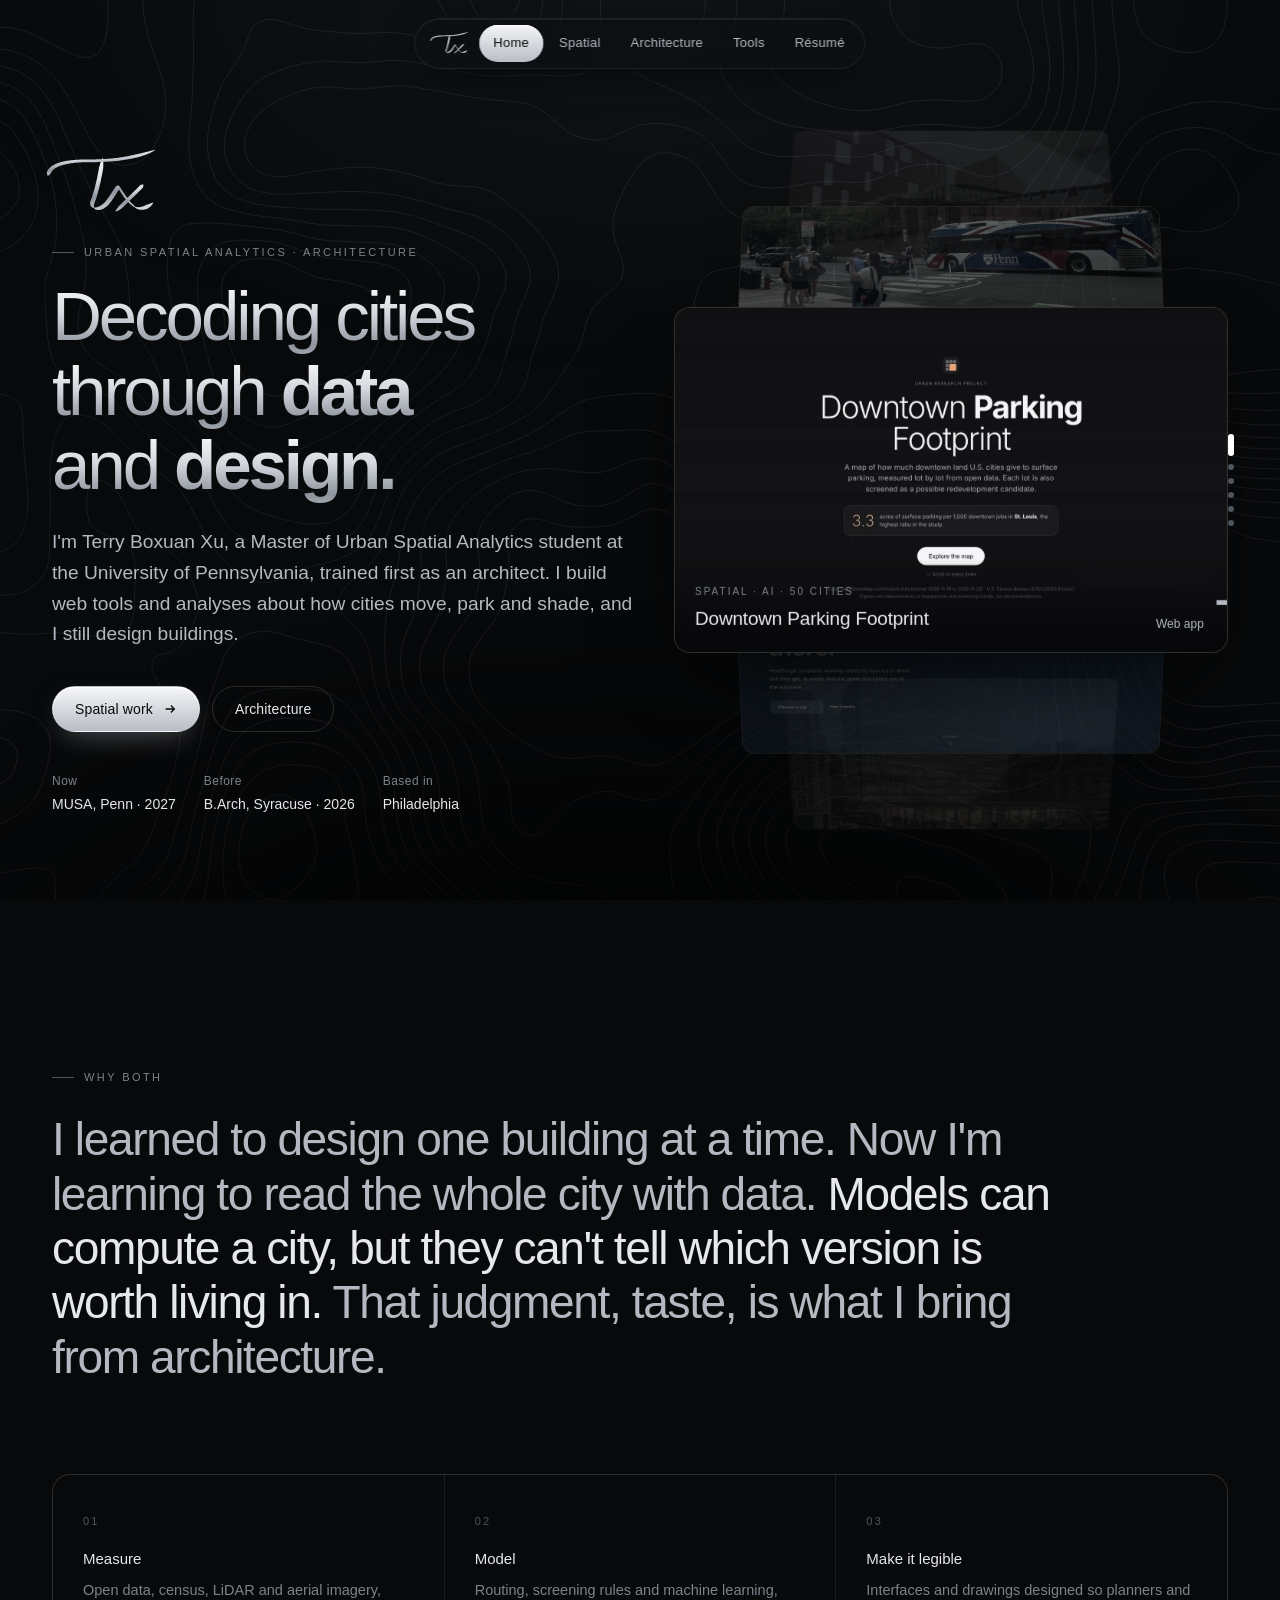
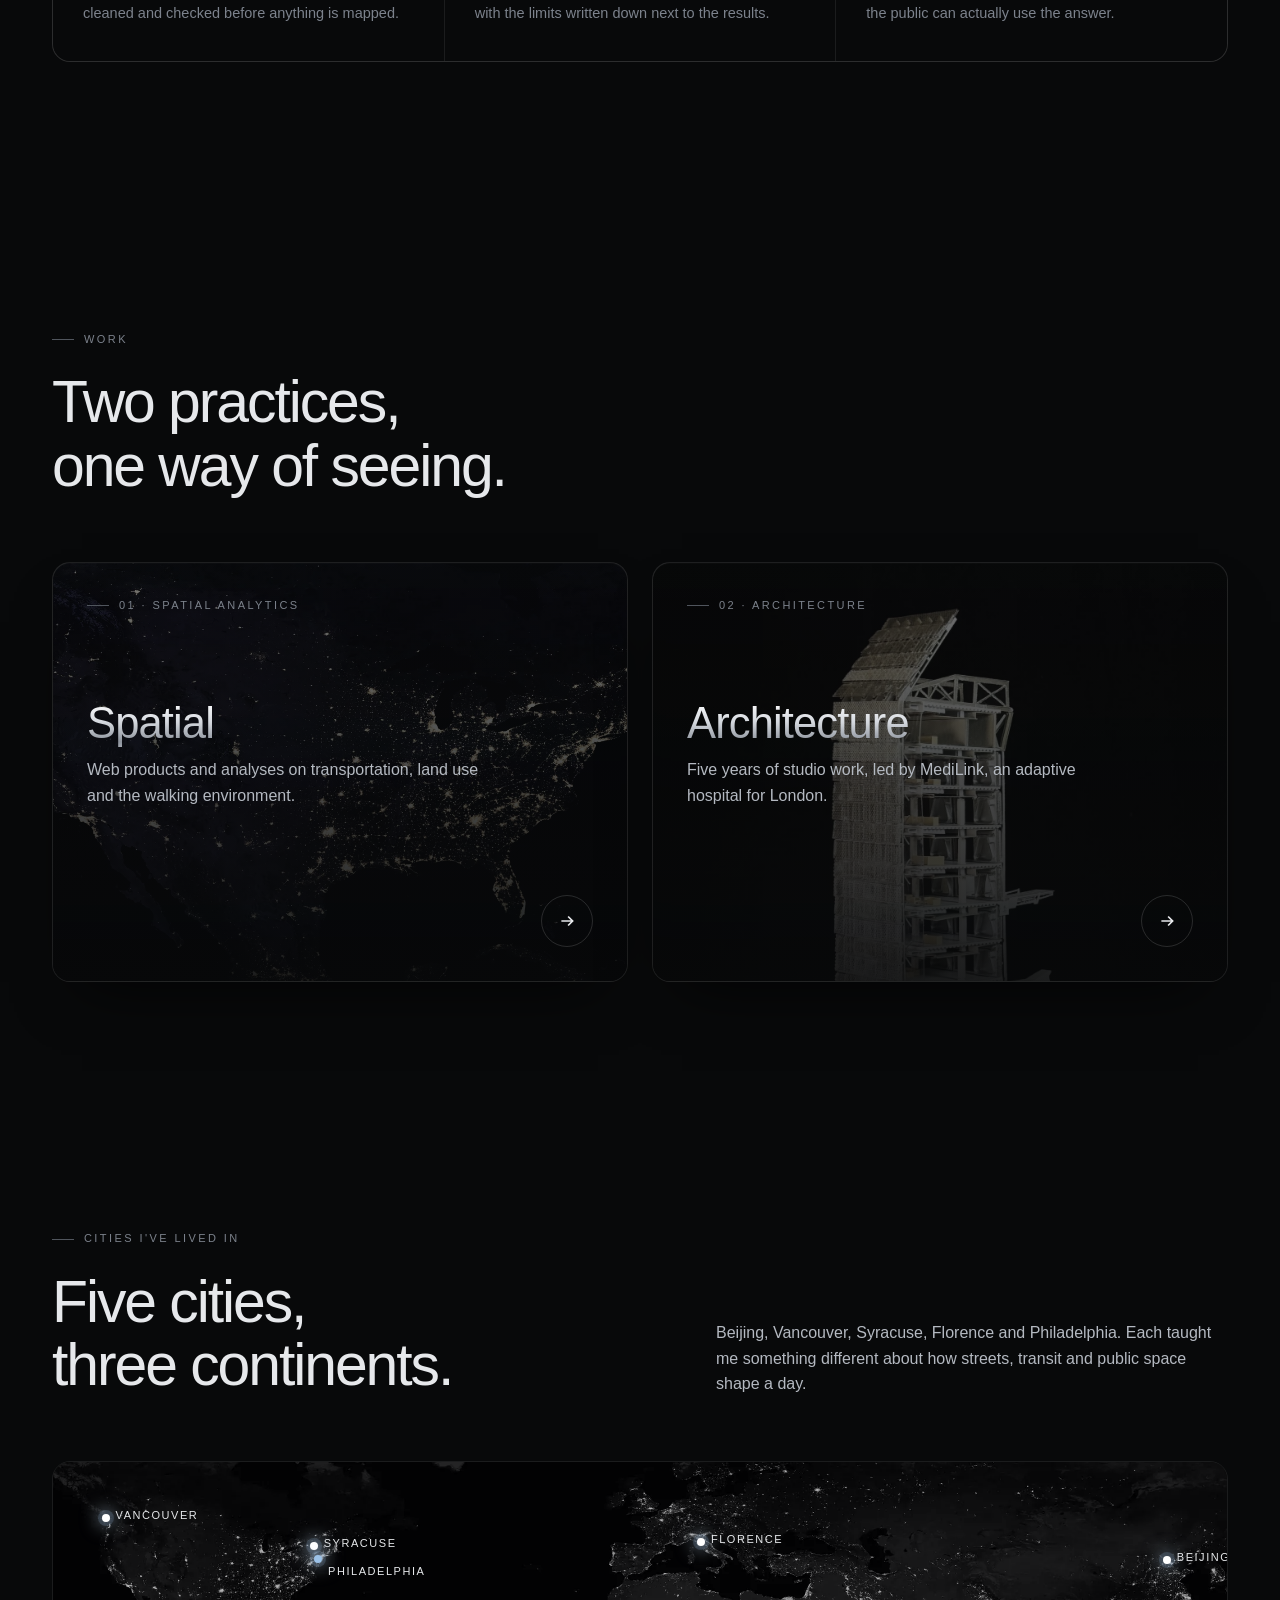
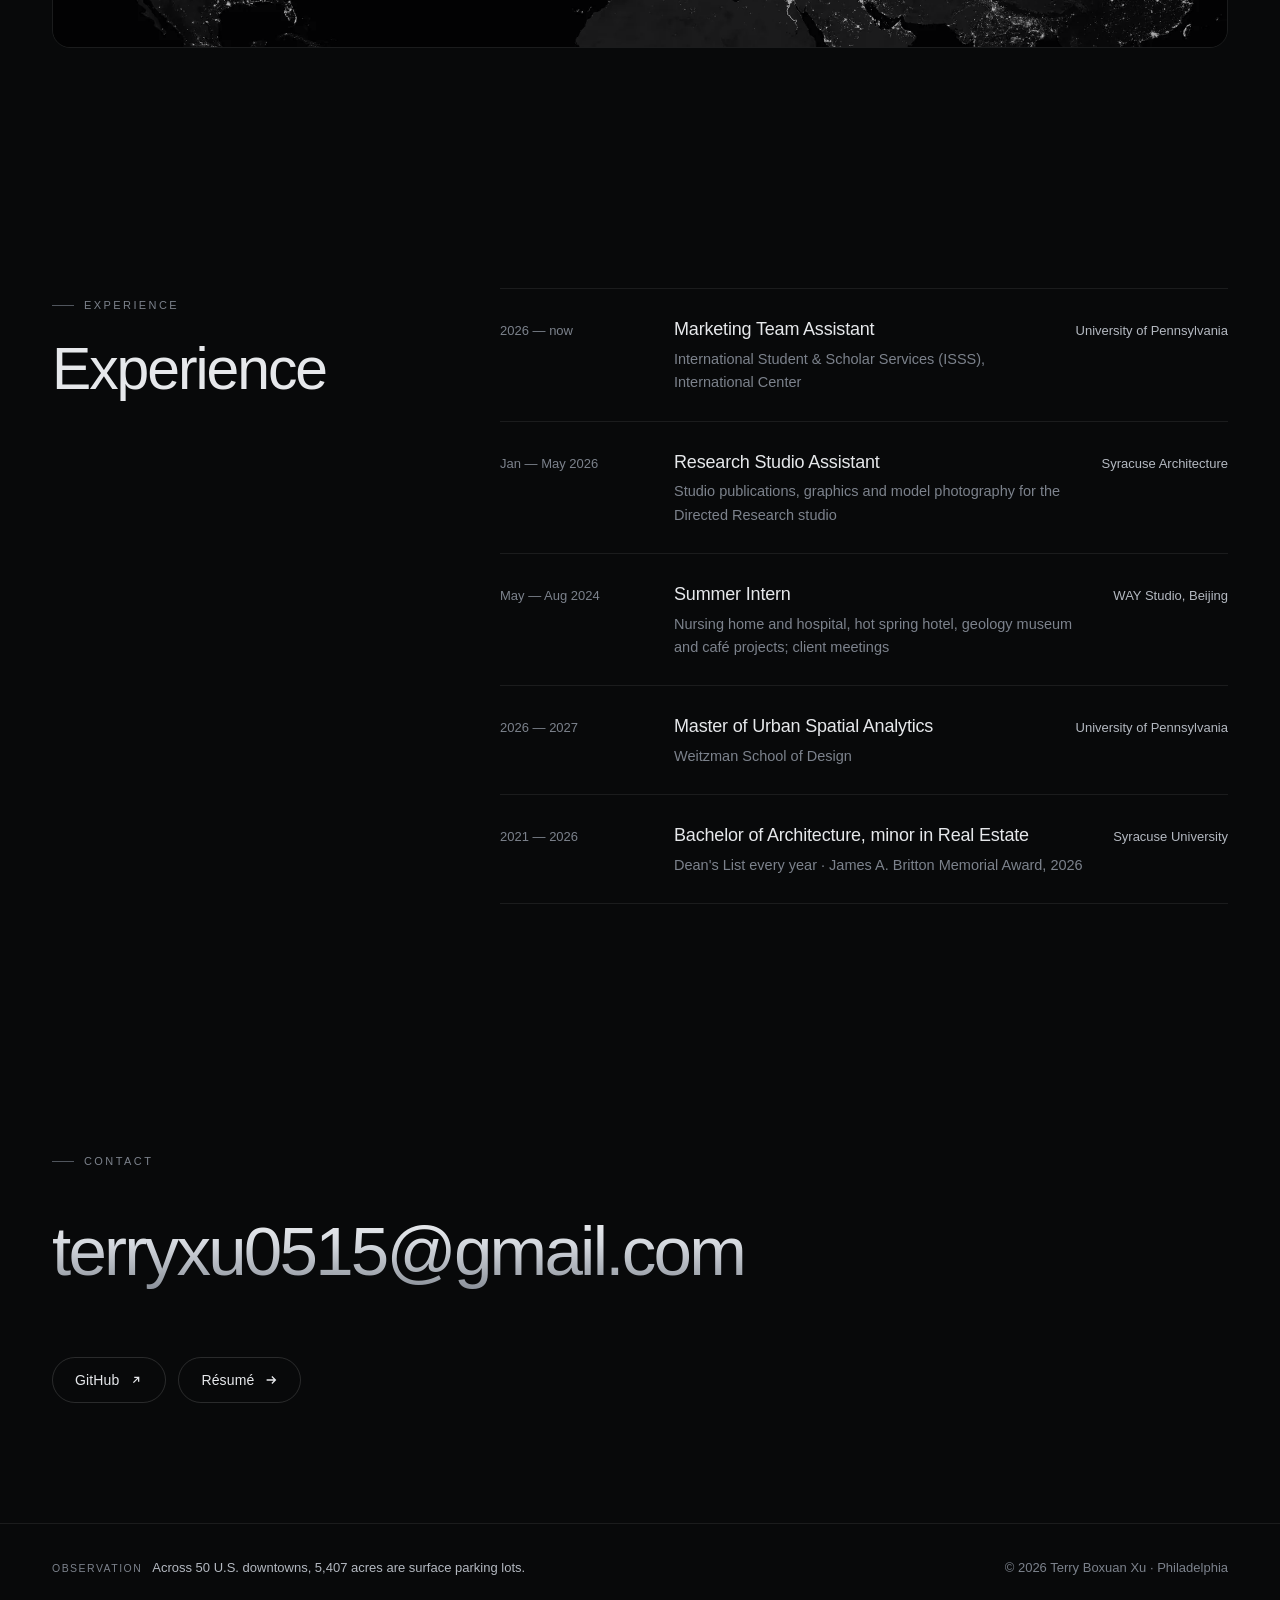
<file: index.html>
<!DOCTYPE html>
<html lang="en">
<head>
<meta charset="utf-8">
<meta name="viewport" content="width=device-width, initial-scale=1">
<title>Terry Boxuan Xu · Urban Spatial Analytics & Architecture</title>
<meta name="description" content="Terry Boxuan Xu: urban spatial analytics (transportation, land use, data) and architecture. MUSA, University of Pennsylvania.">
<meta property="og:title" content="Terry Boxuan Xu · Urban Spatial Analytics & Architecture">
<meta property="og:description" content="Terry Boxuan Xu: urban spatial analytics (transportation, land use, data) and architecture. MUSA, University of Pennsylvania.">
<meta property="og:image" content="https://terbear15.github.io/assets/img2/og.jpg">
<meta name="theme-color" content="#08090a">
<link rel="icon" href="assets/img2/favicon.svg" type="image/svg+xml">
<link rel="stylesheet" href="assets/css/main.css?v=1795496767">

</head>
<body data-root="">
<div class="bg" aria-hidden="true"></div>
<div class="cursor-light" aria-hidden="true"></div>
<div class="progress" aria-hidden="true"></div>
<nav class="nav" aria-label="Main"><a href="index.html" aria-label="Home" class="mark"><svg class="sig" viewBox="6 2 232 146" xmlns="http://www.w3.org/2000/svg" aria-label="TX signature" role="img"><defs><linearGradient id="ng" x1="0" y1="0" x2=".35" y2="1"><stop offset="0" stop-color="#fff"/><stop offset=".42" stop-color="#d8dce2"/><stop offset=".7" stop-color="#8e949d"/><stop offset="1" stop-color="#d4d8de"/></linearGradient><filter id="ni" x="-6%" y="-6%" width="112%" height="112%"><feTurbulence type="fractalNoise" baseFrequency=".8" numOctaves="2" seed="3" result="n"/><feDisplacementMap in="SourceGraphic" in2="n" scale="1.2" xChannelSelector="R" yChannelSelector="G"/></filter><mask id="nm0" maskUnits="userSpaceOnUse"><path class="draw" d="M124.0 30.0 L123.7 32.7 L123.3 35.4 L122.9 38.1 L122.5 40.8 L122.1 43.5 L121.7 46.2 L121.2 49.0 L120.8 51.7 L120.3 54.4 L119.8 57.2 L119.3 59.9 L118.8 62.6 L118.3 65.3 L117.8 68.0 L117.2 70.6 L116.6 73.3 L116.1 75.9 L115.5 78.5 L114.9 81.1 L114.3 83.6 L113.7 86.1 L113.1 88.6 L112.5 91.0 L111.9 93.4 L111.2 95.8 L110.6 98.1 L109.9 100.3 L109.3 102.5 L108.6 104.7 L108.0 106.8 L107.3 108.8 L106.7 110.8 L106.0 112.7 L105.3 114.5 L104.7 116.3 L104.0 118.0 L103.6 119.1 L103.3 120.3 L103.2 121.3 L103.0 122.4 L103.0 123.3 L103.1 124.3 L103.2 125.2 L103.4 126.0 L103.7 126.8 L104.1 127.6 L104.5 128.3 L105.0 128.9 L105.5 129.5 L106.1 130.0 L106.8 130.5 L107.5 130.9 L108.3 131.2 L109.1 131.5 L110.0 131.7 L110.9 131.9 L111.9 132.0 L112.9 132.0 L114.0 131.9 L115.0 131.8 L116.2 131.6 L117.3 131.3 L118.5 130.9 L119.7 130.5 L120.9 130.0 L122.2 129.4 L123.4 128.7 L124.7 127.9 L126.0 127.1 L127.3 126.2 L128.7 125.1 L130.0 124.0 L130.8 123.2 L131.6 122.3 L132.5 121.4 L133.3 120.5 L134.1 119.5 L134.8 118.6 L135.6 117.6 L136.4 116.6 L137.2 115.6 L137.9 114.5 L138.7 113.5 L139.4 112.4 L140.1 111.4 L140.9 110.3 L141.6 109.2 L142.3 108.2 L143.0 107.1 L143.8 106.0 L144.5 104.9 L145.2 103.8 L145.9 102.8 L146.5 101.7 L147.2 100.6 L147.9 99.6 L148.6 98.5 L149.3 97.5 L150.0 96.4 L150.6 95.4 L151.3 94.4 L152.0 93.4 L152.7 92.5 L153.3 91.5 L154.0 90.6 L154.7 89.7 L155.3 88.8 L156.0 88.0 L156.7 89.0 L157.4 90.1 L158.0 91.1 L158.7 92.2 L159.5 93.3 L160.2 94.4 L160.9 95.6 L161.7 96.7 L162.4 97.9 L163.2 99.1 L164.0 100.3 L164.7 101.5 L165.5 102.7 L166.4 103.9 L167.2 105.1 L168.0 106.3 L168.9 107.5 L169.8 108.8 L170.6 110.0 L171.5 111.2 L172.4 112.3 L173.4 113.5 L174.3 114.7 L175.3 115.9 L176.2 117.0 L177.2 118.1 L178.2 119.2 L179.2 120.3 L180.3 121.4 L181.3 122.4 L182.4 123.4 L183.5 124.4 L184.6 125.3 L185.7 126.3 L186.8 127.1 L188.0 128.0 L188.8 128.6 L189.7 129.1 L190.6 129.5 L191.5 130.0 L192.4 130.3 L193.3 130.7 L194.3 131.0 L195.2 131.2 L196.2 131.4 L197.2 131.5 L198.2 131.6 L199.2 131.7 L200.2 131.7 L201.2 131.7 L202.3 131.6 L203.4 131.5 L204.4 131.3 L205.5 131.1 L206.6 130.9 L207.7 130.6 L208.8 130.2 L209.9 129.9 L211.0 129.4 L212.1 129.0 L213.3 128.5 L214.4 127.9 L215.6 127.3 L216.7 126.7 L217.9 126.0 L219.0 125.2 L220.2 124.5 L221.3 123.7 L222.5 122.8 L223.7 121.9 L224.8 121.0 L226.0 120.0" stroke="#fff" stroke-width="16" fill="none" stroke-linecap="round" stroke-linejoin="round"/></mask><mask id="nm1" maskUnits="userSpaceOnUse"><path class="draw" d="M14.0 66.0 L14.2 64.7 L14.4 63.3 L14.8 62.0 L15.2 60.8 L15.7 59.6 L16.3 58.4 L16.9 57.2 L17.6 56.1 L18.4 55.0 L19.3 53.9 L20.3 52.9 L21.3 51.9 L22.4 50.9 L23.6 49.9 L24.9 49.0 L26.2 48.1 L27.6 47.3 L29.1 46.5 L30.7 45.7 L32.3 44.9 L34.0 44.2 L35.8 43.5 L37.6 42.8 L39.5 42.2 L41.5 41.6 L43.5 41.0 L45.7 40.5 L47.9 40.0 L50.1 39.5 L52.4 39.0 L54.8 38.6 L57.3 38.2 L59.8 37.9 L62.4 37.5 L65.1 37.3 L67.8 37.0 L70.6 36.8 L73.5 36.6 L76.4 36.4 L79.4 36.2 L82.5 36.1 L85.6 36.1 L88.8 36.0 L92.0 36.0 L95.3 36.0 L98.5 36.0 L101.8 35.9 L105.0 35.9 L108.3 35.8 L111.5 35.8 L114.8 35.7 L118.0 35.5 L121.2 35.4 L124.4 35.3 L127.6 35.1 L130.8 34.9 L134.0 34.7 L137.2 34.5 L140.4 34.2 L143.6 33.9 L146.7 33.6 L149.9 33.3 L153.1 33.0 L156.2 32.6 L159.4 32.2 L162.5 31.8 L165.6 31.3 L168.8 30.8 L171.9 30.3 L175.0 29.7 L178.1 29.2 L181.2 28.6 L184.3 27.9 L187.4 27.3 L190.5 26.5 L193.6 25.8 L196.6 25.0 L199.7 24.2 L202.7 23.4 L205.8 22.5 L208.8 21.6 L211.9 20.6 L214.9 19.6 L218.0 18.6 L221.0 17.5 L224.0 16.4 L227.0 15.2 L230.0 14.0" stroke="#fff" stroke-width="16" fill="none" stroke-linecap="round" stroke-linejoin="round"/></mask><mask id="nm2" maskUnits="userSpaceOnUse"><path class="draw" d="M206.0 84.0 L204.9 85.1 L203.9 86.1 L202.8 87.2 L201.6 88.4 L200.5 89.5 L199.3 90.7 L198.1 91.9 L196.9 93.1 L195.7 94.3 L194.4 95.5 L193.2 96.8 L191.9 98.1 L190.6 99.3 L189.3 100.6 L187.9 102.0 L186.6 103.3 L185.2 104.6 L183.8 106.0 L182.4 107.4 L181.0 108.8 L179.6 110.1 L178.1 111.5 L176.7 113.0 L175.2 114.4 L173.7 115.8 L172.2 117.3 L170.7 118.7 L169.2 120.2 L167.6 121.6 L166.1 123.1 L164.5 124.6 L162.9 126.0 L161.3 127.5 L159.8 129.0 L158.1 130.5 L156.5 132.0 L154.9 133.5 L153.3 135.0 L151.6 136.5 L150.0 138.0" stroke="#fff" stroke-width="16" fill="none" stroke-linecap="round" stroke-linejoin="round"/></mask></defs><g filter="url(#ni)" fill="url(#ng)"><path d="M123.8 30.0 L122.4 32.5 L121.4 35.1 L120.5 37.7 L119.6 40.4 L118.8 43.0 L118.0 45.6 L117.2 48.3 L116.6 51.0 L116.2 53.7 L115.7 56.4 L115.2 59.1 L114.6 61.8 L114.1 64.5 L113.6 67.1 L113.0 69.8 L112.5 72.4 L111.9 75.0 L111.3 77.6 L110.7 80.1 L110.1 82.6 L109.5 85.1 L108.9 87.5 L108.3 89.9 L107.7 92.3 L107.0 94.6 L106.4 96.9 L105.8 99.1 L105.1 101.3 L104.5 103.4 L103.8 105.4 L103.2 107.4 L102.5 109.3 L101.8 111.2 L101.2 113.0 L100.5 114.7 L99.8 116.5 L99.4 117.9 L99.2 119.3 L99.0 120.7 L99.0 122.1 L99.1 123.4 L99.4 124.7 L99.8 125.8 L100.3 126.9 L101.0 127.9 L101.8 128.8 L102.6 129.5 L103.5 130.1 L104.5 130.5 L105.5 130.9 L106.4 131.1 L107.0 131.8 L107.8 132.5 L108.6 133.2 L109.6 133.7 L110.6 134.2 L111.8 134.5 L113.0 134.7 L114.2 134.9 L115.5 134.9 L116.9 134.8 L118.2 134.7 L119.6 134.4 L121.1 134.0 L122.5 133.5 L124.0 132.9 L125.4 132.2 L126.9 131.4 L128.4 130.5 L129.9 129.5 L131.4 128.5 L132.9 127.2 L134.0 126.2 L134.9 125.3 L135.8 124.3 L136.6 123.4 L137.5 122.4 L138.3 121.4 L139.1 120.3 L140.0 119.3 L140.8 118.2 L141.5 117.2 L142.3 116.1 L143.1 115.0 L143.8 113.9 L144.6 112.8 L145.3 111.8 L146.1 110.7 L146.8 109.6 L147.5 108.5 L148.2 107.4 L148.9 106.3 L149.6 105.2 L150.3 104.1 L151.0 103.1 L151.7 102.0 L152.4 101.0 L153.0 99.9 L153.7 98.9 L154.4 97.9 L155.0 97.0 L155.7 96.0 L156.3 95.1 L157.0 94.2 L157.6 93.3 L158.2 92.4 L158.9 91.6 L155.7 90.3 L154.8 90.3 L155.4 91.3 L156.1 92.4 L156.8 93.5 L157.5 94.6 L158.2 95.7 L159.0 96.8 L159.7 98.0 L160.5 99.2 L161.2 100.3 L162.0 101.5 L162.8 102.7 L163.7 103.9 L164.5 105.2 L165.4 106.4 L166.2 107.6 L167.1 108.8 L168.0 110.0 L168.9 111.2 L169.9 112.4 L170.8 113.6 L171.8 114.8 L172.8 115.9 L173.8 117.1 L174.9 118.2 L175.9 119.3 L177.0 120.4 L178.1 121.4 L179.2 122.5 L180.3 123.5 L181.4 124.4 L182.6 125.4 L183.8 126.3 L185.0 127.2 L186.2 128.0 L187.5 128.7 L188.5 129.2 L189.3 129.8 L190.1 130.5 L191.0 131.1 L191.9 131.7 L192.8 132.2 L193.8 132.7 L194.8 133.1 L195.8 133.5 L196.9 133.8 L198.0 134.1 L199.1 134.3 L200.2 134.5 L201.4 134.6 L202.6 134.6 L203.8 134.6 L205.0 134.5 L206.2 134.4 L207.4 134.2 L208.7 134.0 L209.9 133.7 L211.2 133.3 L212.4 132.9 L213.7 132.5 L214.9 132.0 L216.1 131.3 L217.3 130.5 L218.4 129.6 L219.5 128.7 L220.6 127.7 L221.7 126.7 L222.7 125.6 L223.7 124.4 L224.6 123.1 L225.5 121.8 L226.2 120.2 L225.8 119.8 L224.2 120.2 L222.7 120.7 L221.3 121.2 L220.0 121.8 L218.7 122.3 L217.4 122.8 L216.2 123.3 L215.0 123.7 L213.9 124.1 L212.7 124.5 L211.6 124.9 L210.6 125.4 L209.6 125.9 L208.6 126.4 L207.7 126.8 L206.7 127.2 L205.8 127.5 L204.8 127.9 L203.9 128.1 L202.9 128.4 L202.0 128.6 L201.1 128.8 L200.2 129.0 L199.3 129.1 L198.4 129.2 L197.5 129.3 L196.6 129.3 L195.6 129.3 L194.7 129.2 L193.8 129.1 L192.9 129.0 L192.0 128.8 L191.1 128.6 L190.1 128.3 L189.2 128.0 L188.5 127.3 L187.5 126.3 L186.4 125.4 L185.4 124.4 L184.4 123.4 L183.3 122.4 L182.4 121.3 L181.4 120.3 L180.4 119.2 L179.5 118.1 L178.5 116.9 L177.6 115.8 L176.7 114.6 L175.8 113.5 L174.9 112.3 L174.0 111.1 L173.2 109.9 L172.3 108.7 L171.5 107.5 L170.6 106.3 L169.8 105.1 L169.0 103.9 L168.2 102.6 L167.4 101.4 L166.6 100.2 L165.9 99.0 L165.1 97.8 L164.3 96.7 L163.6 95.5 L162.9 94.3 L162.1 93.2 L161.4 92.1 L160.7 90.9 L160.0 89.9 L159.3 88.8 L158.6 87.8 L156.3 85.7 L151.8 86.1 L151.1 87.0 L150.4 88.0 L149.7 88.9 L149.0 89.9 L148.3 90.9 L147.6 91.9 L146.9 92.9 L146.2 94.0 L145.5 95.0 L144.8 96.0 L144.2 97.1 L143.5 98.2 L142.8 99.2 L142.1 100.3 L141.4 101.4 L140.7 102.5 L140.0 103.5 L139.3 104.6 L138.6 105.7 L137.9 106.7 L137.2 107.8 L136.4 108.8 L135.7 109.9 L135.0 110.9 L134.3 111.9 L133.6 112.9 L132.8 113.9 L132.1 114.8 L131.4 115.8 L130.6 116.7 L129.9 117.6 L129.1 118.4 L128.4 119.3 L127.6 120.1 L127.1 120.8 L126.0 121.8 L124.8 122.8 L123.7 123.6 L122.5 124.5 L121.5 125.2 L120.4 125.9 L119.3 126.5 L118.3 127.0 L117.3 127.5 L116.4 127.9 L115.5 128.3 L114.6 128.6 L113.7 128.9 L112.8 129.2 L112.0 129.4 L111.2 129.6 L110.4 129.7 L109.6 129.8 L108.8 129.9 L108.0 129.9 L107.2 129.9 L106.8 129.1 L106.5 128.4 L106.4 127.7 L106.3 127.0 L106.3 126.3 L106.4 125.7 L106.5 125.1 L106.6 124.5 L106.8 123.9 L106.9 123.3 L107.1 122.6 L107.3 121.9 L107.5 121.2 L107.8 120.4 L108.2 119.5 L108.8 117.9 L109.5 116.0 L110.2 114.1 L110.8 112.2 L111.5 110.2 L112.2 108.1 L112.8 106.0 L113.5 103.8 L114.1 101.5 L114.8 99.2 L115.4 96.9 L116.0 94.5 L116.7 92.1 L117.3 89.6 L117.9 87.1 L118.5 84.6 L119.1 82.0 L119.7 79.4 L120.3 76.8 L120.8 74.2 L121.4 71.5 L121.9 68.8 L122.5 66.1 L123.0 63.4 L123.5 60.7 L124.0 57.9 L124.5 55.2 L124.9 52.4 L125.3 49.6 L125.4 46.8 L125.4 44.0 L125.4 41.2 L125.4 38.4 L125.2 35.6 L124.9 32.8 L124.2 30.0Z" mask="url(#nm0)"/><path d="M14.2 66.0 L15.7 64.9 L16.8 63.9 L17.7 62.9 L18.7 62.1 L19.3 61.2 L19.8 60.2 L20.3 59.3 L20.9 58.3 L21.6 57.4 L22.3 56.5 L23.1 55.6 L24.0 54.7 L24.9 53.9 L25.9 53.0 L27.0 52.1 L28.2 51.3 L29.5 50.5 L30.8 49.7 L32.2 48.9 L33.7 48.2 L35.3 47.4 L37.0 46.7 L38.7 46.1 L40.5 45.4 L42.4 44.8 L44.4 44.2 L46.4 43.6 L48.6 43.1 L50.8 42.6 L53.0 42.1 L55.4 41.7 L57.8 41.3 L60.2 40.9 L62.8 40.6 L65.4 40.2 L68.1 39.9 L70.9 39.7 L73.7 39.5 L76.6 39.3 L79.5 39.1 L82.5 39.0 L85.6 38.9 L88.8 38.8 L92.0 38.8 L95.3 38.8 L98.6 38.8 L101.8 38.7 L105.1 38.7 L108.3 38.7 L111.6 38.6 L114.8 38.5 L118.1 38.4 L121.3 38.3 L124.6 38.1 L127.8 38.0 L131.0 37.8 L134.2 37.6 L137.4 37.4 L140.6 37.2 L143.8 36.9 L147.0 36.6 L150.2 36.3 L153.4 36.0 L156.6 35.6 L159.8 35.2 L162.9 34.8 L166.1 34.3 L169.3 33.9 L172.4 33.4 L175.6 32.8 L178.7 32.3 L181.8 31.7 L185.0 31.1 L188.1 30.4 L191.2 29.7 L194.3 29.0 L197.4 28.2 L200.5 27.3 L203.6 26.3 L206.6 25.2 L209.6 24.1 L212.6 22.9 L215.6 21.7 L218.6 20.4 L221.5 19.0 L224.4 17.6 L227.3 16.0 L230.1 14.2 L229.9 13.8 L226.7 14.4 L223.5 15.2 L220.4 16.0 L217.3 16.8 L214.2 17.5 L211.1 18.3 L208.1 19.1 L205.0 19.8 L201.9 20.5 L198.9 21.1 L195.8 21.9 L192.8 22.6 L189.7 23.4 L186.7 24.1 L183.6 24.8 L180.6 25.4 L177.5 26.1 L174.4 26.6 L171.4 27.2 L168.3 27.7 L165.2 28.2 L162.1 28.7 L159.0 29.2 L155.8 29.6 L152.7 30.0 L149.6 30.3 L146.4 30.7 L143.3 31.0 L140.1 31.3 L137.0 31.5 L133.8 31.8 L130.6 32.0 L127.5 32.2 L124.3 32.4 L121.1 32.5 L117.9 32.7 L114.7 32.8 L111.4 32.9 L108.2 33.0 L105.0 33.1 L101.8 33.1 L98.5 33.2 L95.3 33.2 L92.0 33.2 L88.7 33.2 L85.5 33.2 L82.4 33.3 L79.3 33.4 L76.3 33.5 L73.3 33.6 L70.4 33.8 L67.6 34.0 L64.8 34.3 L62.1 34.5 L59.4 34.8 L56.9 35.2 L54.3 35.5 L51.9 35.9 L49.5 36.4 L47.2 36.8 L44.9 37.3 L42.7 37.8 L40.6 38.4 L38.5 39.0 L36.5 39.6 L34.5 40.3 L32.6 40.9 L30.8 41.7 L29.1 42.4 L27.4 43.3 L25.8 44.1 L24.2 45.0 L22.7 45.9 L21.3 46.9 L19.9 47.9 L18.7 49.0 L17.5 50.1 L16.3 51.3 L15.3 52.5 L14.3 53.8 L13.5 55.2 L12.7 56.5 L12.0 58.0 L11.7 59.5 L11.8 61.2 L12.1 62.8 L12.6 64.4 L13.8 66.0Z" mask="url(#nm1)"/><path d="M205.8 83.8 L203.6 83.8 L201.9 84.2 L200.3 84.8 L199.0 85.8 L197.9 86.9 L196.7 88.1 L195.5 89.3 L194.3 90.5 L193.1 91.7 L191.9 92.9 L190.6 94.2 L189.3 95.5 L188.0 96.7 L186.7 98.0 L185.4 99.4 L184.0 100.7 L182.6 102.0 L181.3 103.4 L179.9 104.7 L178.4 106.1 L177.0 107.5 L175.6 108.9 L174.1 110.3 L172.6 111.8 L171.2 113.2 L169.7 114.6 L168.2 116.1 L166.6 117.5 L165.1 119.0 L163.6 120.4 L162.0 121.9 L160.4 123.4 L158.9 124.9 L157.3 126.4 L155.8 128.0 L154.5 129.8 L153.2 131.7 L152.0 133.6 L150.8 135.5 L149.8 137.8 L150.2 138.2 L152.5 137.5 L154.6 136.4 L156.6 135.3 L158.6 134.2 L160.5 133.0 L162.2 131.7 L163.8 130.2 L165.4 128.7 L167.0 127.2 L168.6 125.7 L170.1 124.3 L171.7 122.8 L173.2 121.3 L174.7 119.9 L176.2 118.5 L177.7 117.0 L179.2 115.6 L180.7 114.2 L182.1 112.8 L183.6 111.4 L185.0 110.0 L186.4 108.6 L187.8 107.3 L189.1 105.9 L190.5 104.6 L191.8 103.3 L193.2 102.0 L194.5 100.7 L195.8 99.4 L197.0 98.1 L198.3 96.9 L199.5 95.7 L200.7 94.5 L201.9 93.3 L203.1 92.1 L204.2 91.0 L205.2 89.7 L205.8 88.1 L206.2 86.4 L206.2 84.2Z" mask="url(#nm2)"/></g></svg></a><a class="link active" href="index.html">Home</a><a class="link" href="spatial.html">Spatial</a><a class="link" href="architecture.html">Architecture</a><a class="link hide-sm" href="tools.html">Tools</a><a class="link" href="resume.html">Résumé</a></nav>
<main>

<header class="hero">
  <div class="wrap hero-grid">
    <div>
      <div class="rv"><svg class="sig anim" viewBox="6 2 232 146" xmlns="http://www.w3.org/2000/svg" aria-label="TX signature" role="img"><defs><linearGradient id="hg" x1="0" y1="0" x2=".35" y2="1"><stop offset="0" stop-color="#fff"/><stop offset=".42" stop-color="#d8dce2"/><stop offset=".7" stop-color="#8e949d"/><stop offset="1" stop-color="#d4d8de"/></linearGradient><filter id="hi" x="-6%" y="-6%" width="112%" height="112%"><feTurbulence type="fractalNoise" baseFrequency=".8" numOctaves="2" seed="3" result="n"/><feDisplacementMap in="SourceGraphic" in2="n" scale="1.2" xChannelSelector="R" yChannelSelector="G"/></filter><mask id="hm0" maskUnits="userSpaceOnUse"><path class="draw" d="M124.0 30.0 L123.7 32.7 L123.3 35.4 L122.9 38.1 L122.5 40.8 L122.1 43.5 L121.7 46.2 L121.2 49.0 L120.8 51.7 L120.3 54.4 L119.8 57.2 L119.3 59.9 L118.8 62.6 L118.3 65.3 L117.8 68.0 L117.2 70.6 L116.6 73.3 L116.1 75.9 L115.5 78.5 L114.9 81.1 L114.3 83.6 L113.7 86.1 L113.1 88.6 L112.5 91.0 L111.9 93.4 L111.2 95.8 L110.6 98.1 L109.9 100.3 L109.3 102.5 L108.6 104.7 L108.0 106.8 L107.3 108.8 L106.7 110.8 L106.0 112.7 L105.3 114.5 L104.7 116.3 L104.0 118.0 L103.6 119.1 L103.3 120.3 L103.2 121.3 L103.0 122.4 L103.0 123.3 L103.1 124.3 L103.2 125.2 L103.4 126.0 L103.7 126.8 L104.1 127.6 L104.5 128.3 L105.0 128.9 L105.5 129.5 L106.1 130.0 L106.8 130.5 L107.5 130.9 L108.3 131.2 L109.1 131.5 L110.0 131.7 L110.9 131.9 L111.9 132.0 L112.9 132.0 L114.0 131.9 L115.0 131.8 L116.2 131.6 L117.3 131.3 L118.5 130.9 L119.7 130.5 L120.9 130.0 L122.2 129.4 L123.4 128.7 L124.7 127.9 L126.0 127.1 L127.3 126.2 L128.7 125.1 L130.0 124.0 L130.8 123.2 L131.6 122.3 L132.5 121.4 L133.3 120.5 L134.1 119.5 L134.8 118.6 L135.6 117.6 L136.4 116.6 L137.2 115.6 L137.9 114.5 L138.7 113.5 L139.4 112.4 L140.1 111.4 L140.9 110.3 L141.6 109.2 L142.3 108.2 L143.0 107.1 L143.8 106.0 L144.5 104.9 L145.2 103.8 L145.9 102.8 L146.5 101.7 L147.2 100.6 L147.9 99.6 L148.6 98.5 L149.3 97.5 L150.0 96.4 L150.6 95.4 L151.3 94.4 L152.0 93.4 L152.7 92.5 L153.3 91.5 L154.0 90.6 L154.7 89.7 L155.3 88.8 L156.0 88.0 L156.7 89.0 L157.4 90.1 L158.0 91.1 L158.7 92.2 L159.5 93.3 L160.2 94.4 L160.9 95.6 L161.7 96.7 L162.4 97.9 L163.2 99.1 L164.0 100.3 L164.7 101.5 L165.5 102.7 L166.4 103.9 L167.2 105.1 L168.0 106.3 L168.9 107.5 L169.8 108.8 L170.6 110.0 L171.5 111.2 L172.4 112.3 L173.4 113.5 L174.3 114.7 L175.3 115.9 L176.2 117.0 L177.2 118.1 L178.2 119.2 L179.2 120.3 L180.3 121.4 L181.3 122.4 L182.4 123.4 L183.5 124.4 L184.6 125.3 L185.7 126.3 L186.8 127.1 L188.0 128.0 L188.8 128.6 L189.7 129.1 L190.6 129.5 L191.5 130.0 L192.4 130.3 L193.3 130.7 L194.3 131.0 L195.2 131.2 L196.2 131.4 L197.2 131.5 L198.2 131.6 L199.2 131.7 L200.2 131.7 L201.2 131.7 L202.3 131.6 L203.4 131.5 L204.4 131.3 L205.5 131.1 L206.6 130.9 L207.7 130.6 L208.8 130.2 L209.9 129.9 L211.0 129.4 L212.1 129.0 L213.3 128.5 L214.4 127.9 L215.6 127.3 L216.7 126.7 L217.9 126.0 L219.0 125.2 L220.2 124.5 L221.3 123.7 L222.5 122.8 L223.7 121.9 L224.8 121.0 L226.0 120.0" stroke="#fff" stroke-width="16" fill="none" stroke-linecap="round" stroke-linejoin="round"/></mask><mask id="hm1" maskUnits="userSpaceOnUse"><path class="draw" d="M14.0 66.0 L14.2 64.7 L14.4 63.3 L14.8 62.0 L15.2 60.8 L15.7 59.6 L16.3 58.4 L16.9 57.2 L17.6 56.1 L18.4 55.0 L19.3 53.9 L20.3 52.9 L21.3 51.9 L22.4 50.9 L23.6 49.9 L24.9 49.0 L26.2 48.1 L27.6 47.3 L29.1 46.5 L30.7 45.7 L32.3 44.9 L34.0 44.2 L35.8 43.5 L37.6 42.8 L39.5 42.2 L41.5 41.6 L43.5 41.0 L45.7 40.5 L47.9 40.0 L50.1 39.5 L52.4 39.0 L54.8 38.6 L57.3 38.2 L59.8 37.9 L62.4 37.5 L65.1 37.3 L67.8 37.0 L70.6 36.8 L73.5 36.6 L76.4 36.4 L79.4 36.2 L82.5 36.1 L85.6 36.1 L88.8 36.0 L92.0 36.0 L95.3 36.0 L98.5 36.0 L101.8 35.9 L105.0 35.9 L108.3 35.8 L111.5 35.8 L114.8 35.7 L118.0 35.5 L121.2 35.4 L124.4 35.3 L127.6 35.1 L130.8 34.9 L134.0 34.7 L137.2 34.5 L140.4 34.2 L143.6 33.9 L146.7 33.6 L149.9 33.3 L153.1 33.0 L156.2 32.6 L159.4 32.2 L162.5 31.8 L165.6 31.3 L168.8 30.8 L171.9 30.3 L175.0 29.7 L178.1 29.2 L181.2 28.6 L184.3 27.9 L187.4 27.3 L190.5 26.5 L193.6 25.8 L196.6 25.0 L199.7 24.2 L202.7 23.4 L205.8 22.5 L208.8 21.6 L211.9 20.6 L214.9 19.6 L218.0 18.6 L221.0 17.5 L224.0 16.4 L227.0 15.2 L230.0 14.0" stroke="#fff" stroke-width="16" fill="none" stroke-linecap="round" stroke-linejoin="round"/></mask><mask id="hm2" maskUnits="userSpaceOnUse"><path class="draw" d="M206.0 84.0 L204.9 85.1 L203.9 86.1 L202.8 87.2 L201.6 88.4 L200.5 89.5 L199.3 90.7 L198.1 91.9 L196.9 93.1 L195.7 94.3 L194.4 95.5 L193.2 96.8 L191.9 98.1 L190.6 99.3 L189.3 100.6 L187.9 102.0 L186.6 103.3 L185.2 104.6 L183.8 106.0 L182.4 107.4 L181.0 108.8 L179.6 110.1 L178.1 111.5 L176.7 113.0 L175.2 114.4 L173.7 115.8 L172.2 117.3 L170.7 118.7 L169.2 120.2 L167.6 121.6 L166.1 123.1 L164.5 124.6 L162.9 126.0 L161.3 127.5 L159.8 129.0 L158.1 130.5 L156.5 132.0 L154.9 133.5 L153.3 135.0 L151.6 136.5 L150.0 138.0" stroke="#fff" stroke-width="16" fill="none" stroke-linecap="round" stroke-linejoin="round"/></mask></defs><g filter="url(#hi)" fill="url(#hg)"><path d="M123.8 30.0 L122.4 32.5 L121.4 35.1 L120.5 37.7 L119.6 40.4 L118.8 43.0 L118.0 45.6 L117.2 48.3 L116.6 51.0 L116.2 53.7 L115.7 56.4 L115.2 59.1 L114.6 61.8 L114.1 64.5 L113.6 67.1 L113.0 69.8 L112.5 72.4 L111.9 75.0 L111.3 77.6 L110.7 80.1 L110.1 82.6 L109.5 85.1 L108.9 87.5 L108.3 89.9 L107.7 92.3 L107.0 94.6 L106.4 96.9 L105.8 99.1 L105.1 101.3 L104.5 103.4 L103.8 105.4 L103.2 107.4 L102.5 109.3 L101.8 111.2 L101.2 113.0 L100.5 114.7 L99.8 116.5 L99.4 117.9 L99.2 119.3 L99.0 120.7 L99.0 122.1 L99.1 123.4 L99.4 124.7 L99.8 125.8 L100.3 126.9 L101.0 127.9 L101.8 128.8 L102.6 129.5 L103.5 130.1 L104.5 130.5 L105.5 130.9 L106.4 131.1 L107.0 131.8 L107.8 132.5 L108.6 133.2 L109.6 133.7 L110.6 134.2 L111.8 134.5 L113.0 134.7 L114.2 134.9 L115.5 134.9 L116.9 134.8 L118.2 134.7 L119.6 134.4 L121.1 134.0 L122.5 133.5 L124.0 132.9 L125.4 132.2 L126.9 131.4 L128.4 130.5 L129.9 129.5 L131.4 128.5 L132.9 127.2 L134.0 126.2 L134.9 125.3 L135.8 124.3 L136.6 123.4 L137.5 122.4 L138.3 121.4 L139.1 120.3 L140.0 119.3 L140.8 118.2 L141.5 117.2 L142.3 116.1 L143.1 115.0 L143.8 113.9 L144.6 112.8 L145.3 111.8 L146.1 110.7 L146.8 109.6 L147.5 108.5 L148.2 107.4 L148.9 106.3 L149.6 105.2 L150.3 104.1 L151.0 103.1 L151.7 102.0 L152.4 101.0 L153.0 99.9 L153.7 98.9 L154.4 97.9 L155.0 97.0 L155.7 96.0 L156.3 95.1 L157.0 94.2 L157.6 93.3 L158.2 92.4 L158.9 91.6 L155.7 90.3 L154.8 90.3 L155.4 91.3 L156.1 92.4 L156.8 93.5 L157.5 94.6 L158.2 95.7 L159.0 96.8 L159.7 98.0 L160.5 99.2 L161.2 100.3 L162.0 101.5 L162.8 102.7 L163.7 103.9 L164.5 105.2 L165.4 106.4 L166.2 107.6 L167.1 108.8 L168.0 110.0 L168.9 111.2 L169.9 112.4 L170.8 113.6 L171.8 114.8 L172.8 115.9 L173.8 117.1 L174.9 118.2 L175.9 119.3 L177.0 120.4 L178.1 121.4 L179.2 122.5 L180.3 123.5 L181.4 124.4 L182.6 125.4 L183.8 126.3 L185.0 127.2 L186.2 128.0 L187.5 128.7 L188.5 129.2 L189.3 129.8 L190.1 130.5 L191.0 131.1 L191.9 131.7 L192.8 132.2 L193.8 132.7 L194.8 133.1 L195.8 133.5 L196.9 133.8 L198.0 134.1 L199.1 134.3 L200.2 134.5 L201.4 134.6 L202.6 134.6 L203.8 134.6 L205.0 134.5 L206.2 134.4 L207.4 134.2 L208.7 134.0 L209.9 133.7 L211.2 133.3 L212.4 132.9 L213.7 132.5 L214.9 132.0 L216.1 131.3 L217.3 130.5 L218.4 129.6 L219.5 128.7 L220.6 127.7 L221.7 126.7 L222.7 125.6 L223.7 124.4 L224.6 123.1 L225.5 121.8 L226.2 120.2 L225.8 119.8 L224.2 120.2 L222.7 120.7 L221.3 121.2 L220.0 121.8 L218.7 122.3 L217.4 122.8 L216.2 123.3 L215.0 123.7 L213.9 124.1 L212.7 124.5 L211.6 124.9 L210.6 125.4 L209.6 125.9 L208.6 126.4 L207.7 126.8 L206.7 127.2 L205.8 127.5 L204.8 127.9 L203.9 128.1 L202.9 128.4 L202.0 128.6 L201.1 128.8 L200.2 129.0 L199.3 129.1 L198.4 129.2 L197.5 129.3 L196.6 129.3 L195.6 129.3 L194.7 129.2 L193.8 129.1 L192.9 129.0 L192.0 128.8 L191.1 128.6 L190.1 128.3 L189.2 128.0 L188.5 127.3 L187.5 126.3 L186.4 125.4 L185.4 124.4 L184.4 123.4 L183.3 122.4 L182.4 121.3 L181.4 120.3 L180.4 119.2 L179.5 118.1 L178.5 116.9 L177.6 115.8 L176.7 114.6 L175.8 113.5 L174.9 112.3 L174.0 111.1 L173.2 109.9 L172.3 108.7 L171.5 107.5 L170.6 106.3 L169.8 105.1 L169.0 103.9 L168.2 102.6 L167.4 101.4 L166.6 100.2 L165.9 99.0 L165.1 97.8 L164.3 96.7 L163.6 95.5 L162.9 94.3 L162.1 93.2 L161.4 92.1 L160.7 90.9 L160.0 89.9 L159.3 88.8 L158.6 87.8 L156.3 85.7 L151.8 86.1 L151.1 87.0 L150.4 88.0 L149.7 88.9 L149.0 89.9 L148.3 90.9 L147.6 91.9 L146.9 92.9 L146.2 94.0 L145.5 95.0 L144.8 96.0 L144.2 97.1 L143.5 98.2 L142.8 99.2 L142.1 100.3 L141.4 101.4 L140.7 102.5 L140.0 103.5 L139.3 104.6 L138.6 105.7 L137.9 106.7 L137.2 107.8 L136.4 108.8 L135.7 109.9 L135.0 110.9 L134.3 111.9 L133.6 112.9 L132.8 113.9 L132.1 114.8 L131.4 115.8 L130.6 116.7 L129.9 117.6 L129.1 118.4 L128.4 119.3 L127.6 120.1 L127.1 120.8 L126.0 121.8 L124.8 122.8 L123.7 123.6 L122.5 124.5 L121.5 125.2 L120.4 125.9 L119.3 126.5 L118.3 127.0 L117.3 127.5 L116.4 127.9 L115.5 128.3 L114.6 128.6 L113.7 128.9 L112.8 129.2 L112.0 129.4 L111.2 129.6 L110.4 129.7 L109.6 129.8 L108.8 129.9 L108.0 129.9 L107.2 129.9 L106.8 129.1 L106.5 128.4 L106.4 127.7 L106.3 127.0 L106.3 126.3 L106.4 125.7 L106.5 125.1 L106.6 124.5 L106.8 123.9 L106.9 123.3 L107.1 122.6 L107.3 121.9 L107.5 121.2 L107.8 120.4 L108.2 119.5 L108.8 117.9 L109.5 116.0 L110.2 114.1 L110.8 112.2 L111.5 110.2 L112.2 108.1 L112.8 106.0 L113.5 103.8 L114.1 101.5 L114.8 99.2 L115.4 96.9 L116.0 94.5 L116.7 92.1 L117.3 89.6 L117.9 87.1 L118.5 84.6 L119.1 82.0 L119.7 79.4 L120.3 76.8 L120.8 74.2 L121.4 71.5 L121.9 68.8 L122.5 66.1 L123.0 63.4 L123.5 60.7 L124.0 57.9 L124.5 55.2 L124.9 52.4 L125.3 49.6 L125.4 46.8 L125.4 44.0 L125.4 41.2 L125.4 38.4 L125.2 35.6 L124.9 32.8 L124.2 30.0Z" mask="url(#hm0)"/><path d="M14.2 66.0 L15.7 64.9 L16.8 63.9 L17.7 62.9 L18.7 62.1 L19.3 61.2 L19.8 60.2 L20.3 59.3 L20.9 58.3 L21.6 57.4 L22.3 56.5 L23.1 55.6 L24.0 54.7 L24.9 53.9 L25.9 53.0 L27.0 52.1 L28.2 51.3 L29.5 50.5 L30.8 49.7 L32.2 48.9 L33.7 48.2 L35.3 47.4 L37.0 46.7 L38.7 46.1 L40.5 45.4 L42.4 44.8 L44.4 44.2 L46.4 43.6 L48.6 43.1 L50.8 42.6 L53.0 42.1 L55.4 41.7 L57.8 41.3 L60.2 40.9 L62.8 40.6 L65.4 40.2 L68.1 39.9 L70.9 39.7 L73.7 39.5 L76.6 39.3 L79.5 39.1 L82.5 39.0 L85.6 38.9 L88.8 38.8 L92.0 38.8 L95.3 38.8 L98.6 38.8 L101.8 38.7 L105.1 38.7 L108.3 38.7 L111.6 38.6 L114.8 38.5 L118.1 38.4 L121.3 38.3 L124.6 38.1 L127.8 38.0 L131.0 37.8 L134.2 37.6 L137.4 37.4 L140.6 37.2 L143.8 36.9 L147.0 36.6 L150.2 36.3 L153.4 36.0 L156.6 35.6 L159.8 35.2 L162.9 34.8 L166.1 34.3 L169.3 33.9 L172.4 33.4 L175.6 32.8 L178.7 32.3 L181.8 31.7 L185.0 31.1 L188.1 30.4 L191.2 29.7 L194.3 29.0 L197.4 28.2 L200.5 27.3 L203.6 26.3 L206.6 25.2 L209.6 24.1 L212.6 22.9 L215.6 21.7 L218.6 20.4 L221.5 19.0 L224.4 17.6 L227.3 16.0 L230.1 14.2 L229.9 13.8 L226.7 14.4 L223.5 15.2 L220.4 16.0 L217.3 16.8 L214.2 17.5 L211.1 18.3 L208.1 19.1 L205.0 19.8 L201.9 20.5 L198.9 21.1 L195.8 21.9 L192.8 22.6 L189.7 23.4 L186.7 24.1 L183.6 24.8 L180.6 25.4 L177.5 26.1 L174.4 26.6 L171.4 27.2 L168.3 27.7 L165.2 28.2 L162.1 28.7 L159.0 29.2 L155.8 29.6 L152.7 30.0 L149.6 30.3 L146.4 30.7 L143.3 31.0 L140.1 31.3 L137.0 31.5 L133.8 31.8 L130.6 32.0 L127.5 32.2 L124.3 32.4 L121.1 32.5 L117.9 32.7 L114.7 32.8 L111.4 32.9 L108.2 33.0 L105.0 33.1 L101.8 33.1 L98.5 33.2 L95.3 33.2 L92.0 33.2 L88.7 33.2 L85.5 33.2 L82.4 33.3 L79.3 33.4 L76.3 33.5 L73.3 33.6 L70.4 33.8 L67.6 34.0 L64.8 34.3 L62.1 34.5 L59.4 34.8 L56.9 35.2 L54.3 35.5 L51.9 35.9 L49.5 36.4 L47.2 36.8 L44.9 37.3 L42.7 37.8 L40.6 38.4 L38.5 39.0 L36.5 39.6 L34.5 40.3 L32.6 40.9 L30.8 41.7 L29.1 42.4 L27.4 43.3 L25.8 44.1 L24.2 45.0 L22.7 45.9 L21.3 46.9 L19.9 47.9 L18.7 49.0 L17.5 50.1 L16.3 51.3 L15.3 52.5 L14.3 53.8 L13.5 55.2 L12.7 56.5 L12.0 58.0 L11.7 59.5 L11.8 61.2 L12.1 62.8 L12.6 64.4 L13.8 66.0Z" mask="url(#hm1)"/><path d="M205.8 83.8 L203.6 83.8 L201.9 84.2 L200.3 84.8 L199.0 85.8 L197.9 86.9 L196.7 88.1 L195.5 89.3 L194.3 90.5 L193.1 91.7 L191.9 92.9 L190.6 94.2 L189.3 95.5 L188.0 96.7 L186.7 98.0 L185.4 99.4 L184.0 100.7 L182.6 102.0 L181.3 103.4 L179.9 104.7 L178.4 106.1 L177.0 107.5 L175.6 108.9 L174.1 110.3 L172.6 111.8 L171.2 113.2 L169.7 114.6 L168.2 116.1 L166.6 117.5 L165.1 119.0 L163.6 120.4 L162.0 121.9 L160.4 123.4 L158.9 124.9 L157.3 126.4 L155.8 128.0 L154.5 129.8 L153.2 131.7 L152.0 133.6 L150.8 135.5 L149.8 137.8 L150.2 138.2 L152.5 137.5 L154.6 136.4 L156.6 135.3 L158.6 134.2 L160.5 133.0 L162.2 131.7 L163.8 130.2 L165.4 128.7 L167.0 127.2 L168.6 125.7 L170.1 124.3 L171.7 122.8 L173.2 121.3 L174.7 119.9 L176.2 118.5 L177.7 117.0 L179.2 115.6 L180.7 114.2 L182.1 112.8 L183.6 111.4 L185.0 110.0 L186.4 108.6 L187.8 107.3 L189.1 105.9 L190.5 104.6 L191.8 103.3 L193.2 102.0 L194.5 100.7 L195.8 99.4 L197.0 98.1 L198.3 96.9 L199.5 95.7 L200.7 94.5 L201.9 93.3 L203.1 92.1 L204.2 91.0 L205.2 89.7 L205.8 88.1 L206.2 86.4 L206.2 84.2Z" mask="url(#hm2)"/></g></svg></div>
      <span class="label rv d1">Urban spatial analytics · Architecture</span>
      <h1 class="display"><span class="rv-line"><span class="metal">Decoding cities</span></span><span class="rv-line"><span class="metal">through <b>data</b></span></span><span class="rv-line"><span class="metal">and <b>design.</b></span></span></h1>
      <p class="lead rv d2">I'm Terry Boxuan Xu, a Master of Urban Spatial Analytics student at the University of Pennsylvania, trained first as an architect. I build web tools and analyses about how cities move, park and shade, and I still design buildings.</p>
      <div class="btns rv d3"><a class="btn solid" href="spatial.html">Spatial work <svg viewBox="0 0 16 16" fill="none" stroke="currentColor" stroke-width="1.5"><path d="M3 8h10M9 4l4 4-4 4"/></svg></a><a class="btn" href="architecture.html">Architecture</a></div>
      <div class="hero-meta rv d4"><div>Now<b>MUSA, Penn · 2027</b></div><div>Before<b>B.Arch, Syracuse · 2026</b></div><div>Based in<b>Philadelphia</b></div></div>
    </div>
    <div class="wheel rv d2" aria-label="Featured projects"><div class="wheel-stage"><a class="w-item" href="projects/parking.html"><img src="assets/img2/ui-parking-intro.webp" alt="Downtown Parking Footprint app"><div class="w-cap"><div><small>Spatial · AI · 50 cities</small><b>Downtown Parking Footprint</b></div><span>Web app <svg viewBox="0 0 16 16" fill="none" stroke="currentColor" stroke-width="1.5"><path d="M3 8h10M9 4l4 4-4 4"/></svg></span></div></a><a class="w-item" href="projects/heatscape.html"><video muted loop playsinline preload="metadata" poster="assets/img2/ui-heat-home.webp" src="assets/media/heatscape-preview.mp4"></video><div class="w-cap"><div><small>Spatial · Pedestrian routing</small><b>HeatScape</b></div><span>Web app <svg viewBox="0 0 16 16" fill="none" stroke="currentColor" stroke-width="1.5"><path d="M3 8h10M9 4l4 4-4 4"/></svg></span></div></a><a class="w-item" href="architecture.html#medilink"><img src="assets/img2/cover-medilink.webp" alt="MediLink exterior render"><div class="w-cap"><div><small>Architecture · Directed research</small><b>MediLink</b></div><span>Award <svg viewBox="0 0 16 16" fill="none" stroke="currentColor" stroke-width="1.5"><path d="M3 8h10M9 4l4 4-4 4"/></svg></span></div></a><a class="w-item" href="spatial.html#dusk"><img src="assets/img2/dtd-flight.webp" alt="Flight in Light globe"><div class="w-cap"><div><small>Cartography · WebGL</small><b>Dusk Till Dawn</b></div><span>Interactive <svg viewBox="0 0 16 16" fill="none" stroke="currentColor" stroke-width="1.5"><path d="M3 8h10M9 4l4 4-4 4"/></svg></span></div></a><a class="w-item" href="architecture.html#convergent"><img src="assets/img2/cover-convergent.webp" alt="Convergent Axis render"><div class="w-cap"><div><small>Architecture · Transit hub</small><b>Convergent Axis</b></div><span>Beijing <svg viewBox="0 0 16 16" fill="none" stroke="currentColor" stroke-width="1.5"><path d="M3 8h10M9 4l4 4-4 4"/></svg></span></div></a><a class="w-item" href="spatial.html#cpln"><img src="assets/img2/walnut-37th.webp" alt="Walnut and 37th Street intersection" style="object-position:50% 70%"><div class="w-cap"><div><small>Transportation · Field study</small><b>Walnut & 37th</b></div><span>CPLN 5500 <svg viewBox="0 0 16 16" fill="none" stroke="currentColor" stroke-width="1.5"><path d="M3 8h10M9 4l4 4-4 4"/></svg></span></div></a></div><div class="wheel-ui"></div></div>
  </div>
</header>

<section class="statement">
  <div class="wrap">
    <span class="label rv">Why both</span>
    <p class="big rv d1">I learned to design one building at a time. Now I'm learning to read the whole city with data. <em>Models can compute a city, but they can't tell which version is worth living in.</em> That judgment, taste, is what I bring from architecture.</p>
    <div class="cols rv d2">
      <div><span class="n">01</span><h4>Measure</h4><p>Open data, census, LiDAR and aerial imagery, cleaned and checked before anything is mapped.</p></div>
      <div><span class="n">02</span><h4>Model</h4><p>Routing, screening rules and machine learning, with the limits written down next to the results.</p></div>
      <div><span class="n">03</span><h4>Make it legible</h4><p>Interfaces and drawings designed so planners and the public can actually use the answer.</p></div>
    </div>
  </div>
</section>

<section>
  <div class="wrap">
    <div class="sec-head"><div><span class="label rv">Work</span><h2 class="h2 rv d1">Two practices,<br>one way of seeing.</h2></div></div>
    <div class="doors">
      <a class="door panel rv" href="spatial.html"><img src="assets/img2/dtd-night.webp" alt="" loading="lazy"><div class="in-d"><span class="label">01 · Spatial analytics</span><div><h3 class="metal">Spatial</h3><p>Web products and analyses on transportation, land use and the walking environment.</p></div><span class="arrow"><svg viewBox="0 0 16 16" fill="none" stroke="currentColor" stroke-width="1.5"><path d="M3 8h10M9 4l4 4-4 4"/></svg></span></div></a>
      <a class="door panel rv d1" href="architecture.html"><img src="assets/img2/medilink-model-2.webp" alt="" loading="lazy" style="object-position:50% 30%"><div class="in-d"><span class="label">02 · Architecture</span><div><h3 class="metal">Architecture</h3><p>Five years of studio work, led by MediLink, an adaptive hospital for London.</p></div><span class="arrow"><svg viewBox="0 0 16 16" fill="none" stroke="currentColor" stroke-width="1.5"><path d="M3 8h10M9 4l4 4-4 4"/></svg></span></div></a>
    </div>
  </div>
</section>

<section class="lived">
  <div class="wrap">
    <div class="sec-head"><div><span class="label rv">Cities I've lived in</span><h2 class="h2 rv d1">Five cities,<br>three continents.</h2></div><p class="rv d2">Beijing, Vancouver, Syracuse, Florence and Philadelphia. Each taught me something different about how streets, transit and public space shape a day.</p></div>
    <div class="map rv"><img src="assets/img2/cities-lived.webp" alt="Night lights of North America, Europe and East Asia with five cities marked" loading="lazy"><div class="pin" style="left:4.48%;top:30.29%"><i></i><span>Vancouver</span></div><div class="pin" style="left:22.21%;top:45.12%"><i></i><span>Syracuse</span></div><div class="pin now below" style="left:22.58%;top:52.50%"><i></i><span>Philadelphia</span></div><div class="pin" style="left:55.19%;top:43.40%"><i></i><span>Florence</span></div><div class="pin" style="left:94.87%;top:52.62%"><i></i><span>Beijing</span></div></div>
  </div>
</section>

<section id="experience">
  <div class="wrap xp">
    <div><span class="label rv">Experience</span><h2 class="h2 rv d1" style="margin-top:22px">Experience</h2></div>
    <div class="xp-list">
      <div class="xp-row rv"><span class="when">2026 — now</span><div><h4>Marketing Team Assistant</h4><p>International Student &amp; Scholar Services (ISSS), International Center</p></div><span class="where">University of Pennsylvania</span></div>
      <div class="xp-row rv d1"><span class="when">Jan — May 2026</span><div><h4>Research Studio Assistant</h4><p>Studio publications, graphics and model photography for the Directed Research studio</p></div><span class="where">Syracuse Architecture</span></div>
      <div class="xp-row rv d2"><span class="when">May — Aug 2024</span><div><h4>Summer Intern</h4><p>Nursing home and hospital, hot spring hotel, geology museum and café projects; client meetings</p></div><span class="where">WAY Studio, Beijing</span></div>
      <div class="xp-row rv d3"><span class="when">2026 — 2027</span><div><h4>Master of Urban Spatial Analytics</h4><p>Weitzman School of Design</p></div><span class="where">University of Pennsylvania</span></div>
      <div class="xp-row rv d4"><span class="when">2021 — 2026</span><div><h4>Bachelor of Architecture, minor in Real Estate</h4><p>Dean's List every year · James A. Britton Memorial Award, 2026</p></div><span class="where">Syracuse University</span></div>
    </div>
  </div>
</section>

<section id="contact" class="contact">
  <div class="wrap">
    <span class="label rv">Contact</span>
    <div class="rv d1"><a class="big-mail metal" href="mailto:terryxu0515@gmail.com">terryxu0515@gmail.com</a></div>
    <div class="btns rv d2" style="display:flex;gap:12px;flex-wrap:wrap"><a class="btn" href="https://github.com/terbear15" target="_blank" rel="noopener">GitHub <svg viewBox="0 0 16 16" fill="none" stroke="currentColor" stroke-width="1.5"><path d="M5 11L11 5M6 5h5v5"/></svg></a><a class="btn" href="resume.html">Résumé <svg viewBox="0 0 16 16" fill="none" stroke="currentColor" stroke-width="1.5"><path d="M3 8h10M9 4l4 4-4 4"/></svg></a></div>
  </div>
</section>

</main>
<footer><div class="wrap"><div class="obs"><b>Observation</b><span id="obs"></span></div><div>© 2026 Terry Boxuan Xu · Philadelphia</div></div></footer>
<button class="to-top" aria-label="Back to top"><svg viewBox="0 0 16 16" fill="none" stroke="currentColor" stroke-width="1.5"><path d="M8 13V3M4 7l4-4 4 4"/></svg></button>
<script src="assets/js/bg.js?v=1795496767" defer></script>
<script src="assets/js/main.js?v=1795496767" defer></script>
</body>
</html>
</file>
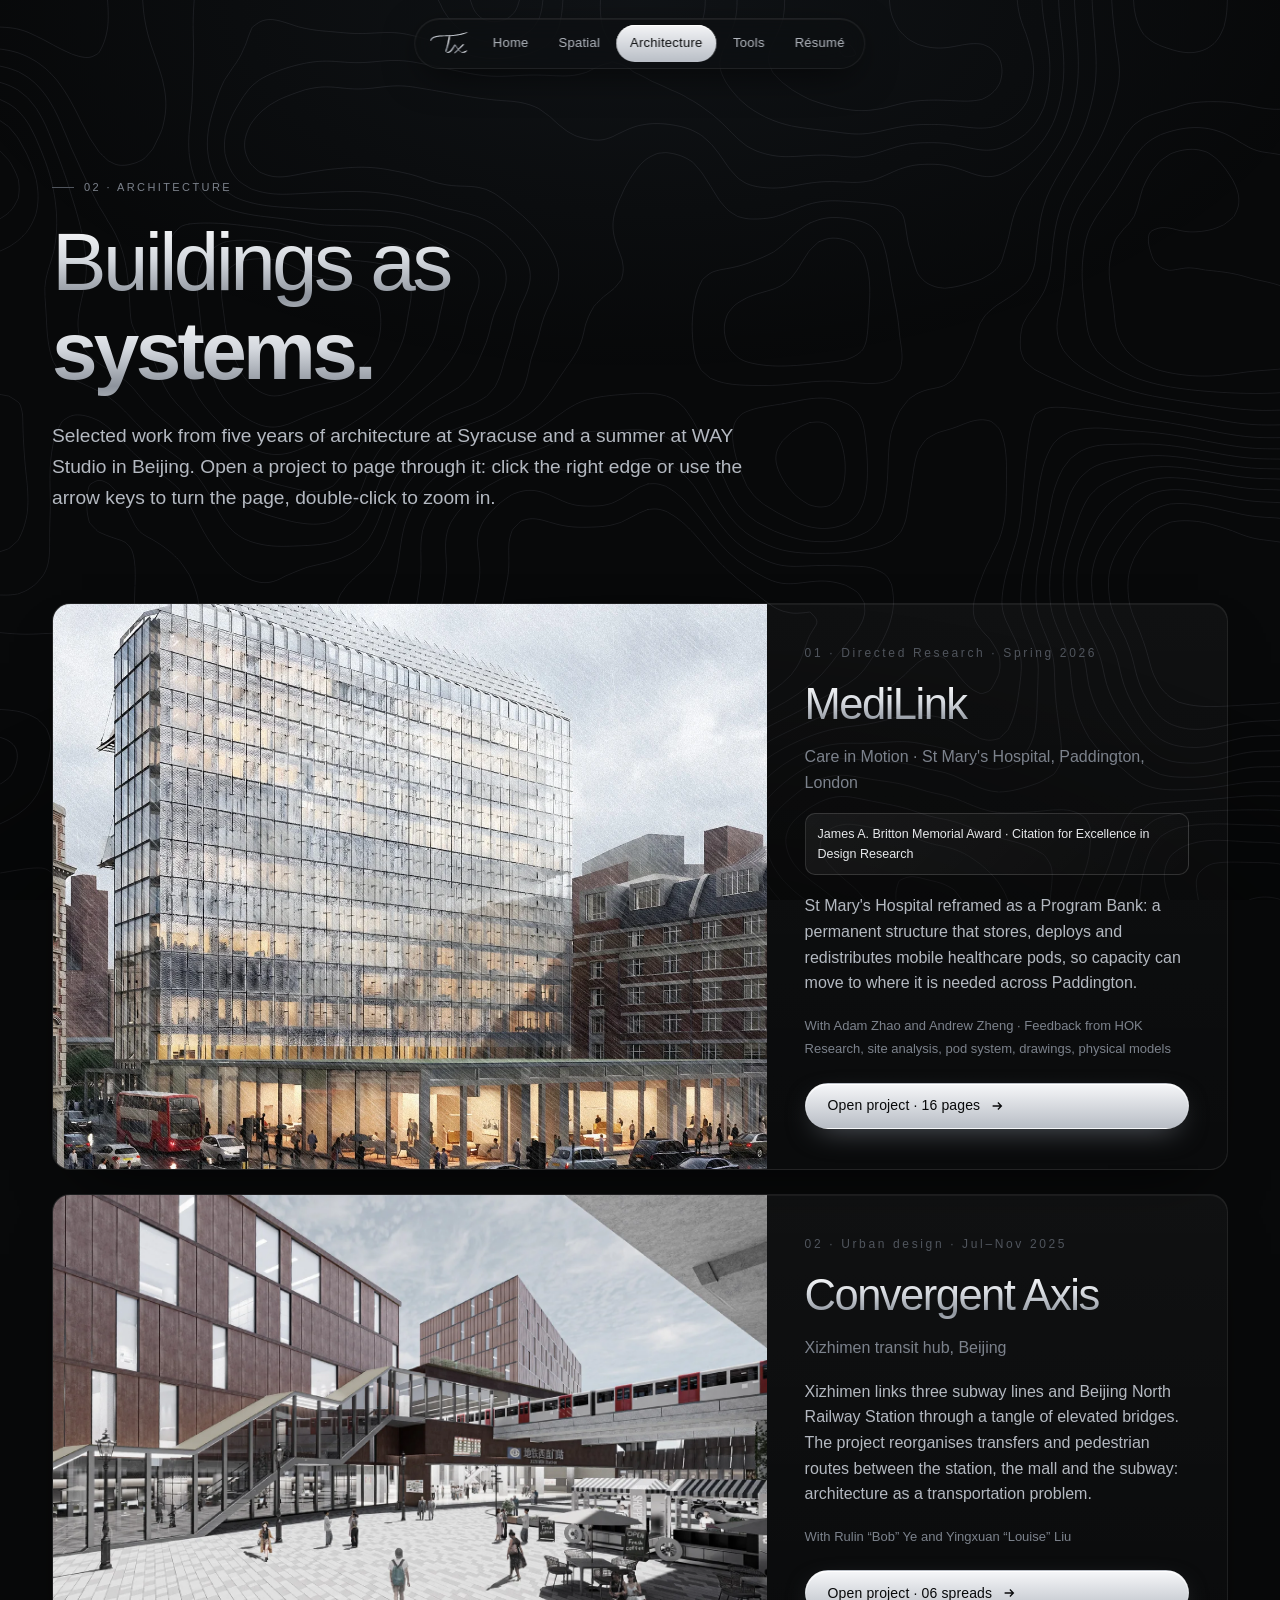
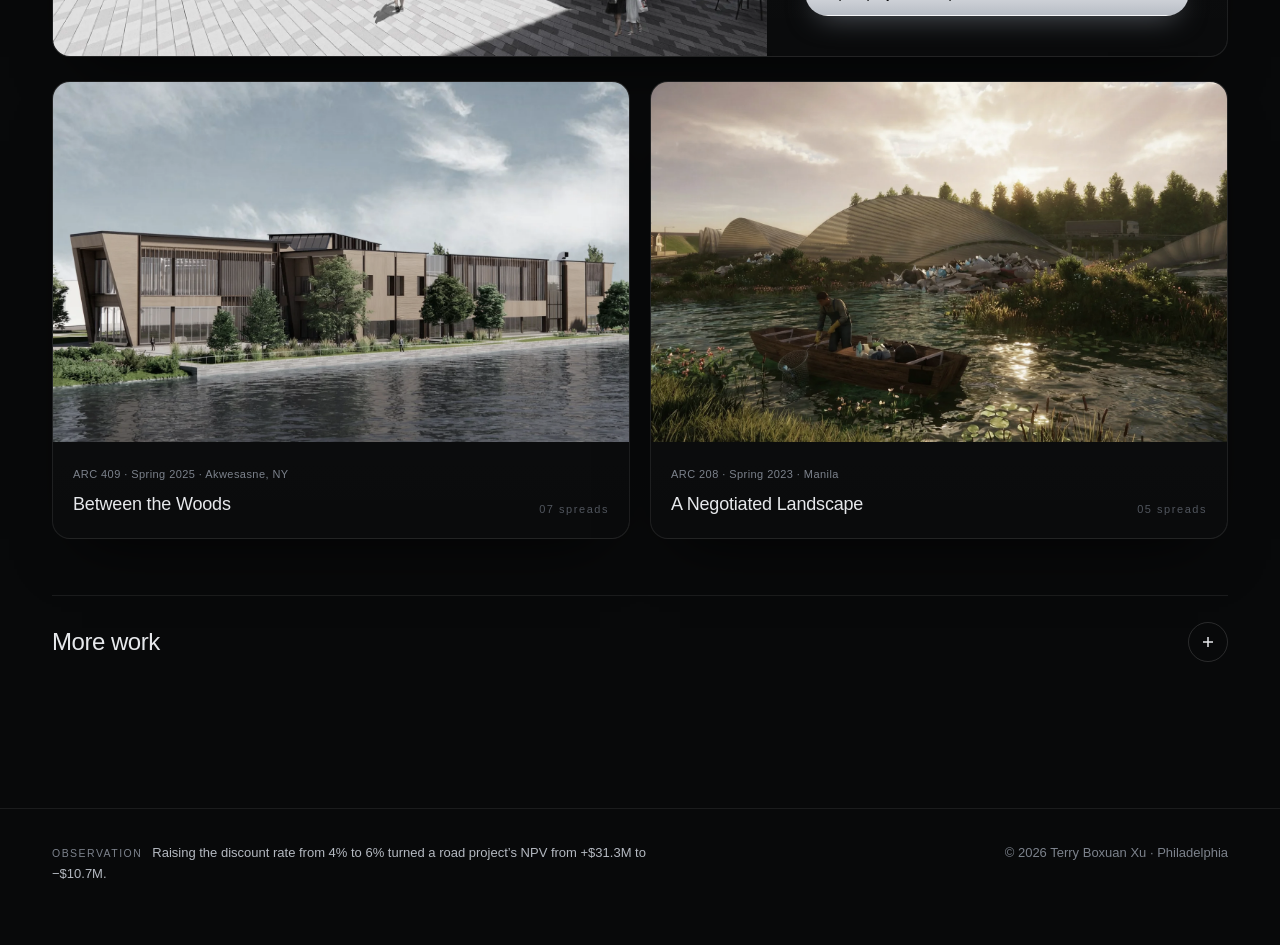
<file: architecture.html>
<!DOCTYPE html>
<html lang="en">
<head>
<meta charset="utf-8">
<meta name="viewport" content="width=device-width, initial-scale=1">
<title>Architecture · Terry Boxuan Xu</title>
<meta name="description" content="Architecture portfolio of Terry Boxuan Xu: MediLink, Convergent Axis and studio work from Syracuse University and WAY Studio.">
<meta property="og:title" content="Architecture · Terry Boxuan Xu">
<meta property="og:description" content="Architecture portfolio of Terry Boxuan Xu: MediLink, Convergent Axis and studio work from Syracuse University and WAY Studio.">
<meta property="og:image" content="https://terbear15.github.io/assets/img2/og.jpg">
<meta name="theme-color" content="#08090a">
<link rel="icon" href="assets/img2/favicon.svg" type="image/svg+xml">
<link rel="stylesheet" href="assets/css/main.css?v=1795496767">

</head>
<body data-root="">
<div class="bg" aria-hidden="true"></div>
<div class="cursor-light" aria-hidden="true"></div>
<div class="progress" aria-hidden="true"></div>
<nav class="nav" aria-label="Main"><a href="index.html" aria-label="Home" class="mark"><svg class="sig" viewBox="6 2 232 146" xmlns="http://www.w3.org/2000/svg" aria-label="TX signature" role="img"><defs><linearGradient id="ng" x1="0" y1="0" x2=".35" y2="1"><stop offset="0" stop-color="#fff"/><stop offset=".42" stop-color="#d8dce2"/><stop offset=".7" stop-color="#8e949d"/><stop offset="1" stop-color="#d4d8de"/></linearGradient><filter id="ni" x="-6%" y="-6%" width="112%" height="112%"><feTurbulence type="fractalNoise" baseFrequency=".8" numOctaves="2" seed="3" result="n"/><feDisplacementMap in="SourceGraphic" in2="n" scale="1.2" xChannelSelector="R" yChannelSelector="G"/></filter><mask id="nm0" maskUnits="userSpaceOnUse"><path class="draw" d="M124.0 30.0 L123.7 32.7 L123.3 35.4 L122.9 38.1 L122.5 40.8 L122.1 43.5 L121.7 46.2 L121.2 49.0 L120.8 51.7 L120.3 54.4 L119.8 57.2 L119.3 59.9 L118.8 62.6 L118.3 65.3 L117.8 68.0 L117.2 70.6 L116.6 73.3 L116.1 75.9 L115.5 78.5 L114.9 81.1 L114.3 83.6 L113.7 86.1 L113.1 88.6 L112.5 91.0 L111.9 93.4 L111.2 95.8 L110.6 98.1 L109.9 100.3 L109.3 102.5 L108.6 104.7 L108.0 106.8 L107.3 108.8 L106.7 110.8 L106.0 112.7 L105.3 114.5 L104.7 116.3 L104.0 118.0 L103.6 119.1 L103.3 120.3 L103.2 121.3 L103.0 122.4 L103.0 123.3 L103.1 124.3 L103.2 125.2 L103.4 126.0 L103.7 126.8 L104.1 127.6 L104.5 128.3 L105.0 128.9 L105.5 129.5 L106.1 130.0 L106.8 130.5 L107.5 130.9 L108.3 131.2 L109.1 131.5 L110.0 131.7 L110.9 131.9 L111.9 132.0 L112.9 132.0 L114.0 131.9 L115.0 131.8 L116.2 131.6 L117.3 131.3 L118.5 130.9 L119.7 130.5 L120.9 130.0 L122.2 129.4 L123.4 128.7 L124.7 127.9 L126.0 127.1 L127.3 126.2 L128.7 125.1 L130.0 124.0 L130.8 123.2 L131.6 122.3 L132.5 121.4 L133.3 120.5 L134.1 119.5 L134.8 118.6 L135.6 117.6 L136.4 116.6 L137.2 115.6 L137.9 114.5 L138.7 113.5 L139.4 112.4 L140.1 111.4 L140.9 110.3 L141.6 109.2 L142.3 108.2 L143.0 107.1 L143.8 106.0 L144.5 104.9 L145.2 103.8 L145.9 102.8 L146.5 101.7 L147.2 100.6 L147.9 99.6 L148.6 98.5 L149.3 97.5 L150.0 96.4 L150.6 95.4 L151.3 94.4 L152.0 93.4 L152.7 92.5 L153.3 91.5 L154.0 90.6 L154.7 89.7 L155.3 88.8 L156.0 88.0 L156.7 89.0 L157.4 90.1 L158.0 91.1 L158.7 92.2 L159.5 93.3 L160.2 94.4 L160.9 95.6 L161.7 96.7 L162.4 97.9 L163.2 99.1 L164.0 100.3 L164.7 101.5 L165.5 102.7 L166.4 103.9 L167.2 105.1 L168.0 106.3 L168.9 107.5 L169.8 108.8 L170.6 110.0 L171.5 111.2 L172.4 112.3 L173.4 113.5 L174.3 114.7 L175.3 115.9 L176.2 117.0 L177.2 118.1 L178.2 119.2 L179.2 120.3 L180.3 121.4 L181.3 122.4 L182.4 123.4 L183.5 124.4 L184.6 125.3 L185.7 126.3 L186.8 127.1 L188.0 128.0 L188.8 128.6 L189.7 129.1 L190.6 129.5 L191.5 130.0 L192.4 130.3 L193.3 130.7 L194.3 131.0 L195.2 131.2 L196.2 131.4 L197.2 131.5 L198.2 131.6 L199.2 131.7 L200.2 131.7 L201.2 131.7 L202.3 131.6 L203.4 131.5 L204.4 131.3 L205.5 131.1 L206.6 130.9 L207.7 130.6 L208.8 130.2 L209.9 129.9 L211.0 129.4 L212.1 129.0 L213.3 128.5 L214.4 127.9 L215.6 127.3 L216.7 126.7 L217.9 126.0 L219.0 125.2 L220.2 124.5 L221.3 123.7 L222.5 122.8 L223.7 121.9 L224.8 121.0 L226.0 120.0" stroke="#fff" stroke-width="16" fill="none" stroke-linecap="round" stroke-linejoin="round"/></mask><mask id="nm1" maskUnits="userSpaceOnUse"><path class="draw" d="M14.0 66.0 L14.2 64.7 L14.4 63.3 L14.8 62.0 L15.2 60.8 L15.7 59.6 L16.3 58.4 L16.9 57.2 L17.6 56.1 L18.4 55.0 L19.3 53.9 L20.3 52.9 L21.3 51.9 L22.4 50.9 L23.6 49.9 L24.9 49.0 L26.2 48.1 L27.6 47.3 L29.1 46.5 L30.7 45.7 L32.3 44.9 L34.0 44.2 L35.8 43.5 L37.6 42.8 L39.5 42.2 L41.5 41.6 L43.5 41.0 L45.7 40.5 L47.9 40.0 L50.1 39.5 L52.4 39.0 L54.8 38.6 L57.3 38.2 L59.8 37.9 L62.4 37.5 L65.1 37.3 L67.8 37.0 L70.6 36.8 L73.5 36.6 L76.4 36.4 L79.4 36.2 L82.5 36.1 L85.6 36.1 L88.8 36.0 L92.0 36.0 L95.3 36.0 L98.5 36.0 L101.8 35.9 L105.0 35.9 L108.3 35.8 L111.5 35.8 L114.8 35.7 L118.0 35.5 L121.2 35.4 L124.4 35.3 L127.6 35.1 L130.8 34.9 L134.0 34.7 L137.2 34.5 L140.4 34.2 L143.6 33.9 L146.7 33.6 L149.9 33.3 L153.1 33.0 L156.2 32.6 L159.4 32.2 L162.5 31.8 L165.6 31.3 L168.8 30.8 L171.9 30.3 L175.0 29.7 L178.1 29.2 L181.2 28.6 L184.3 27.9 L187.4 27.3 L190.5 26.5 L193.6 25.8 L196.6 25.0 L199.7 24.2 L202.7 23.4 L205.8 22.5 L208.8 21.6 L211.9 20.6 L214.9 19.6 L218.0 18.6 L221.0 17.5 L224.0 16.4 L227.0 15.2 L230.0 14.0" stroke="#fff" stroke-width="16" fill="none" stroke-linecap="round" stroke-linejoin="round"/></mask><mask id="nm2" maskUnits="userSpaceOnUse"><path class="draw" d="M206.0 84.0 L204.9 85.1 L203.9 86.1 L202.8 87.2 L201.6 88.4 L200.5 89.5 L199.3 90.7 L198.1 91.9 L196.9 93.1 L195.7 94.3 L194.4 95.5 L193.2 96.8 L191.9 98.1 L190.6 99.3 L189.3 100.6 L187.9 102.0 L186.6 103.3 L185.2 104.6 L183.8 106.0 L182.4 107.4 L181.0 108.8 L179.6 110.1 L178.1 111.5 L176.7 113.0 L175.2 114.4 L173.7 115.8 L172.2 117.3 L170.7 118.7 L169.2 120.2 L167.6 121.6 L166.1 123.1 L164.5 124.6 L162.9 126.0 L161.3 127.5 L159.8 129.0 L158.1 130.5 L156.5 132.0 L154.9 133.5 L153.3 135.0 L151.6 136.5 L150.0 138.0" stroke="#fff" stroke-width="16" fill="none" stroke-linecap="round" stroke-linejoin="round"/></mask></defs><g filter="url(#ni)" fill="url(#ng)"><path d="M123.8 30.0 L122.4 32.5 L121.4 35.1 L120.5 37.7 L119.6 40.4 L118.8 43.0 L118.0 45.6 L117.2 48.3 L116.6 51.0 L116.2 53.7 L115.7 56.4 L115.2 59.1 L114.6 61.8 L114.1 64.5 L113.6 67.1 L113.0 69.8 L112.5 72.4 L111.9 75.0 L111.3 77.6 L110.7 80.1 L110.1 82.6 L109.5 85.1 L108.9 87.5 L108.3 89.9 L107.7 92.3 L107.0 94.6 L106.4 96.9 L105.8 99.1 L105.1 101.3 L104.5 103.4 L103.8 105.4 L103.2 107.4 L102.5 109.3 L101.8 111.2 L101.2 113.0 L100.5 114.7 L99.8 116.5 L99.4 117.9 L99.2 119.3 L99.0 120.7 L99.0 122.1 L99.1 123.4 L99.4 124.7 L99.8 125.8 L100.3 126.9 L101.0 127.9 L101.8 128.8 L102.6 129.5 L103.5 130.1 L104.5 130.5 L105.5 130.9 L106.4 131.1 L107.0 131.8 L107.8 132.5 L108.6 133.2 L109.6 133.7 L110.6 134.2 L111.8 134.5 L113.0 134.7 L114.2 134.9 L115.5 134.9 L116.9 134.8 L118.2 134.7 L119.6 134.4 L121.1 134.0 L122.5 133.5 L124.0 132.9 L125.4 132.2 L126.9 131.4 L128.4 130.5 L129.9 129.5 L131.4 128.5 L132.9 127.2 L134.0 126.2 L134.9 125.3 L135.8 124.3 L136.6 123.4 L137.5 122.4 L138.3 121.4 L139.1 120.3 L140.0 119.3 L140.8 118.2 L141.5 117.2 L142.3 116.1 L143.1 115.0 L143.8 113.9 L144.6 112.8 L145.3 111.8 L146.1 110.7 L146.8 109.6 L147.5 108.5 L148.2 107.4 L148.9 106.3 L149.6 105.2 L150.3 104.1 L151.0 103.1 L151.7 102.0 L152.4 101.0 L153.0 99.9 L153.7 98.9 L154.4 97.9 L155.0 97.0 L155.7 96.0 L156.3 95.1 L157.0 94.2 L157.6 93.3 L158.2 92.4 L158.9 91.6 L155.7 90.3 L154.8 90.3 L155.4 91.3 L156.1 92.4 L156.8 93.5 L157.5 94.6 L158.2 95.7 L159.0 96.8 L159.7 98.0 L160.5 99.2 L161.2 100.3 L162.0 101.5 L162.8 102.7 L163.7 103.9 L164.5 105.2 L165.4 106.4 L166.2 107.6 L167.1 108.8 L168.0 110.0 L168.9 111.2 L169.9 112.4 L170.8 113.6 L171.8 114.8 L172.8 115.9 L173.8 117.1 L174.9 118.2 L175.9 119.3 L177.0 120.4 L178.1 121.4 L179.2 122.5 L180.3 123.5 L181.4 124.4 L182.6 125.4 L183.8 126.3 L185.0 127.2 L186.2 128.0 L187.5 128.7 L188.5 129.2 L189.3 129.8 L190.1 130.5 L191.0 131.1 L191.9 131.7 L192.8 132.2 L193.8 132.7 L194.8 133.1 L195.8 133.5 L196.9 133.8 L198.0 134.1 L199.1 134.3 L200.2 134.5 L201.4 134.6 L202.6 134.6 L203.8 134.6 L205.0 134.5 L206.2 134.4 L207.4 134.2 L208.7 134.0 L209.9 133.7 L211.2 133.3 L212.4 132.9 L213.7 132.5 L214.9 132.0 L216.1 131.3 L217.3 130.5 L218.4 129.6 L219.5 128.7 L220.6 127.7 L221.7 126.7 L222.7 125.6 L223.7 124.4 L224.6 123.1 L225.5 121.8 L226.2 120.2 L225.8 119.8 L224.2 120.2 L222.7 120.7 L221.3 121.2 L220.0 121.8 L218.7 122.3 L217.4 122.8 L216.2 123.3 L215.0 123.7 L213.9 124.1 L212.7 124.5 L211.6 124.9 L210.6 125.4 L209.6 125.9 L208.6 126.4 L207.7 126.8 L206.7 127.2 L205.8 127.5 L204.8 127.9 L203.9 128.1 L202.9 128.4 L202.0 128.6 L201.1 128.8 L200.2 129.0 L199.3 129.1 L198.4 129.2 L197.5 129.3 L196.6 129.3 L195.6 129.3 L194.7 129.2 L193.8 129.1 L192.9 129.0 L192.0 128.8 L191.1 128.6 L190.1 128.3 L189.2 128.0 L188.5 127.3 L187.5 126.3 L186.4 125.4 L185.4 124.4 L184.4 123.4 L183.3 122.4 L182.4 121.3 L181.4 120.3 L180.4 119.2 L179.5 118.1 L178.5 116.9 L177.6 115.8 L176.7 114.6 L175.8 113.5 L174.9 112.3 L174.0 111.1 L173.2 109.9 L172.3 108.7 L171.5 107.5 L170.6 106.3 L169.8 105.1 L169.0 103.9 L168.2 102.6 L167.4 101.4 L166.6 100.2 L165.9 99.0 L165.1 97.8 L164.3 96.7 L163.6 95.5 L162.9 94.3 L162.1 93.2 L161.4 92.1 L160.7 90.9 L160.0 89.9 L159.3 88.8 L158.6 87.8 L156.3 85.7 L151.8 86.1 L151.1 87.0 L150.4 88.0 L149.7 88.9 L149.0 89.9 L148.3 90.9 L147.6 91.9 L146.9 92.9 L146.2 94.0 L145.5 95.0 L144.8 96.0 L144.2 97.1 L143.5 98.2 L142.8 99.2 L142.1 100.3 L141.4 101.4 L140.7 102.5 L140.0 103.5 L139.3 104.6 L138.6 105.7 L137.9 106.7 L137.2 107.8 L136.4 108.8 L135.7 109.9 L135.0 110.9 L134.3 111.9 L133.6 112.9 L132.8 113.9 L132.1 114.8 L131.4 115.8 L130.6 116.7 L129.9 117.6 L129.1 118.4 L128.4 119.3 L127.6 120.1 L127.1 120.8 L126.0 121.8 L124.8 122.8 L123.7 123.6 L122.5 124.5 L121.5 125.2 L120.4 125.9 L119.3 126.5 L118.3 127.0 L117.3 127.5 L116.4 127.9 L115.5 128.3 L114.6 128.6 L113.7 128.9 L112.8 129.2 L112.0 129.4 L111.2 129.6 L110.4 129.7 L109.6 129.8 L108.8 129.9 L108.0 129.9 L107.2 129.9 L106.8 129.1 L106.5 128.4 L106.4 127.7 L106.3 127.0 L106.3 126.3 L106.4 125.7 L106.5 125.1 L106.6 124.5 L106.8 123.9 L106.9 123.3 L107.1 122.6 L107.3 121.9 L107.5 121.2 L107.8 120.4 L108.2 119.5 L108.8 117.9 L109.5 116.0 L110.2 114.1 L110.8 112.2 L111.5 110.2 L112.2 108.1 L112.8 106.0 L113.5 103.8 L114.1 101.5 L114.8 99.2 L115.4 96.9 L116.0 94.5 L116.7 92.1 L117.3 89.6 L117.9 87.1 L118.5 84.6 L119.1 82.0 L119.7 79.4 L120.3 76.8 L120.8 74.2 L121.4 71.5 L121.9 68.8 L122.5 66.1 L123.0 63.4 L123.5 60.7 L124.0 57.9 L124.5 55.2 L124.9 52.4 L125.3 49.6 L125.4 46.8 L125.4 44.0 L125.4 41.2 L125.4 38.4 L125.2 35.6 L124.9 32.8 L124.2 30.0Z" mask="url(#nm0)"/><path d="M14.2 66.0 L15.7 64.9 L16.8 63.9 L17.7 62.9 L18.7 62.1 L19.3 61.2 L19.8 60.2 L20.3 59.3 L20.9 58.3 L21.6 57.4 L22.3 56.5 L23.1 55.6 L24.0 54.7 L24.9 53.9 L25.9 53.0 L27.0 52.1 L28.2 51.3 L29.5 50.5 L30.8 49.7 L32.2 48.9 L33.7 48.2 L35.3 47.4 L37.0 46.7 L38.7 46.1 L40.5 45.4 L42.4 44.8 L44.4 44.2 L46.4 43.6 L48.6 43.1 L50.8 42.6 L53.0 42.1 L55.4 41.7 L57.8 41.3 L60.2 40.9 L62.8 40.6 L65.4 40.2 L68.1 39.9 L70.9 39.7 L73.7 39.5 L76.6 39.3 L79.5 39.1 L82.5 39.0 L85.6 38.9 L88.8 38.8 L92.0 38.8 L95.3 38.8 L98.6 38.8 L101.8 38.7 L105.1 38.7 L108.3 38.7 L111.6 38.6 L114.8 38.5 L118.1 38.4 L121.3 38.3 L124.6 38.1 L127.8 38.0 L131.0 37.8 L134.2 37.6 L137.4 37.4 L140.6 37.2 L143.8 36.9 L147.0 36.6 L150.2 36.3 L153.4 36.0 L156.6 35.6 L159.8 35.2 L162.9 34.8 L166.1 34.3 L169.3 33.9 L172.4 33.4 L175.6 32.8 L178.7 32.3 L181.8 31.7 L185.0 31.1 L188.1 30.4 L191.2 29.7 L194.3 29.0 L197.4 28.2 L200.5 27.3 L203.6 26.3 L206.6 25.2 L209.6 24.1 L212.6 22.9 L215.6 21.7 L218.6 20.4 L221.5 19.0 L224.4 17.6 L227.3 16.0 L230.1 14.2 L229.9 13.8 L226.7 14.4 L223.5 15.2 L220.4 16.0 L217.3 16.8 L214.2 17.5 L211.1 18.3 L208.1 19.1 L205.0 19.8 L201.9 20.5 L198.9 21.1 L195.8 21.9 L192.8 22.6 L189.7 23.4 L186.7 24.1 L183.6 24.8 L180.6 25.4 L177.5 26.1 L174.4 26.6 L171.4 27.2 L168.3 27.7 L165.2 28.2 L162.1 28.7 L159.0 29.2 L155.8 29.6 L152.7 30.0 L149.6 30.3 L146.4 30.7 L143.3 31.0 L140.1 31.3 L137.0 31.5 L133.8 31.8 L130.6 32.0 L127.5 32.2 L124.3 32.4 L121.1 32.5 L117.9 32.7 L114.7 32.8 L111.4 32.9 L108.2 33.0 L105.0 33.1 L101.8 33.1 L98.5 33.2 L95.3 33.2 L92.0 33.2 L88.7 33.2 L85.5 33.2 L82.4 33.3 L79.3 33.4 L76.3 33.5 L73.3 33.6 L70.4 33.8 L67.6 34.0 L64.8 34.3 L62.1 34.5 L59.4 34.8 L56.9 35.2 L54.3 35.5 L51.9 35.9 L49.5 36.4 L47.2 36.8 L44.9 37.3 L42.7 37.8 L40.6 38.4 L38.5 39.0 L36.5 39.6 L34.5 40.3 L32.6 40.9 L30.8 41.7 L29.1 42.4 L27.4 43.3 L25.8 44.1 L24.2 45.0 L22.7 45.9 L21.3 46.9 L19.9 47.9 L18.7 49.0 L17.5 50.1 L16.3 51.3 L15.3 52.5 L14.3 53.8 L13.5 55.2 L12.7 56.5 L12.0 58.0 L11.7 59.5 L11.8 61.2 L12.1 62.8 L12.6 64.4 L13.8 66.0Z" mask="url(#nm1)"/><path d="M205.8 83.8 L203.6 83.8 L201.9 84.2 L200.3 84.8 L199.0 85.8 L197.9 86.9 L196.7 88.1 L195.5 89.3 L194.3 90.5 L193.1 91.7 L191.9 92.9 L190.6 94.2 L189.3 95.5 L188.0 96.7 L186.7 98.0 L185.4 99.4 L184.0 100.7 L182.6 102.0 L181.3 103.4 L179.9 104.7 L178.4 106.1 L177.0 107.5 L175.6 108.9 L174.1 110.3 L172.6 111.8 L171.2 113.2 L169.7 114.6 L168.2 116.1 L166.6 117.5 L165.1 119.0 L163.6 120.4 L162.0 121.9 L160.4 123.4 L158.9 124.9 L157.3 126.4 L155.8 128.0 L154.5 129.8 L153.2 131.7 L152.0 133.6 L150.8 135.5 L149.8 137.8 L150.2 138.2 L152.5 137.5 L154.6 136.4 L156.6 135.3 L158.6 134.2 L160.5 133.0 L162.2 131.7 L163.8 130.2 L165.4 128.7 L167.0 127.2 L168.6 125.7 L170.1 124.3 L171.7 122.8 L173.2 121.3 L174.7 119.9 L176.2 118.5 L177.7 117.0 L179.2 115.6 L180.7 114.2 L182.1 112.8 L183.6 111.4 L185.0 110.0 L186.4 108.6 L187.8 107.3 L189.1 105.9 L190.5 104.6 L191.8 103.3 L193.2 102.0 L194.5 100.7 L195.8 99.4 L197.0 98.1 L198.3 96.9 L199.5 95.7 L200.7 94.5 L201.9 93.3 L203.1 92.1 L204.2 91.0 L205.2 89.7 L205.8 88.1 L206.2 86.4 L206.2 84.2Z" mask="url(#nm2)"/></g></svg></a><a class="link" href="index.html">Home</a><a class="link" href="spatial.html">Spatial</a><a class="link active" href="architecture.html">Architecture</a><a class="link hide-sm" href="tools.html">Tools</a><a class="link" href="resume.html">Résumé</a></nav>
<main>

<header class="page-hero">
  <div class="wrap">
    <span class="label rv">02 · Architecture</span>
    <h1 class="display"><span class="rv-line"><span class="metal">Buildings as</span></span><span class="rv-line"><span class="metal"><b>systems.</b></span></span></h1>
    <p class="lead rv d2">Selected work from five years of architecture at Syracuse and a summer at WAY Studio in Beijing. Open a project to page through it: click the right edge or use the arrow keys to turn the page, double-click to zoom in.</p>
  </div>
</header>

<div class="wrap" style="padding-bottom:120px">
  <article class="arch-feature panel rv" id="medilink" data-book="medilink">
    <div class="im"><img src="assets/img2/cover-medilink.webp" alt="MediLink exterior render, Paddington"></div>
    <div class="bd">
      <span class="num">01 · Directed Research · Spring 2026</span>
      <h3 class="metal">MediLink</h3>
      <p class="sub">Care in Motion · St Mary's Hospital, Paddington, London</p>
      <div class="award">James A. Britton Memorial Award · Citation for Excellence in Design Research</div>
      <p>St Mary's Hospital reframed as a Program Bank: a permanent structure that stores, deploys and redistributes mobile healthcare pods, so capacity can move to where it is needed across Paddington.</p>
      <div class="meta">With Adam Zhao and Andrew Zheng · Feedback from HOK<br>Research, site analysis, pod system, drawings, physical models</div>
      <span class="btn solid open">Open project · 16 pages <svg viewBox="0 0 16 16" fill="none" stroke="currentColor" stroke-width="1.5"><path d="M3 8h10M9 4l4 4-4 4"/></svg></span>
    </div>
  </article>

  <article class="arch-feature panel rv" id="convergent" data-book="convergent">
    <div class="im"><img src="assets/img2/cover-convergent.webp" alt="Convergent Axis render"></div>
    <div class="bd">
      <span class="num">02 · Urban design · Jul–Nov 2025</span>
      <h3 class="metal">Convergent Axis</h3>
      <p class="sub">Xizhimen transit hub, Beijing</p>
      <p>Xizhimen links three subway lines and Beijing North Railway Station through a tangle of elevated bridges. The project reorganises transfers and pedestrian routes between the station, the mall and the subway: architecture as a transportation problem.</p>
      <div class="meta">With Rulin “Bob” Ye and Yingxuan “Louise” Liu</div>
      <span class="btn solid open">Open project · 06 spreads <svg viewBox="0 0 16 16" fill="none" stroke="currentColor" stroke-width="1.5"><path d="M3 8h10M9 4l4 4-4 4"/></svg></span>
    </div>
  </article>

  <div class="arch-grid" style="margin-top:24px">
    <button class="a-card panel rv " data-book="btw"><div class="im"><img src="assets/img2/cover-btw.webp" alt="Between the Woods" loading="lazy"></div><div class="bd"><div><small>ARC 409 · Spring 2025 · Akwesasne, NY</small><h4>Between the Woods</h4></div><span class="pages">07 spreads</span></div></button>
    <button class="a-card panel rv d1" data-book="negotiated"><div class="im"><img src="assets/img2/cover-negotiated.webp" alt="A Negotiated Landscape" loading="lazy"></div><div class="bd"><div><small>ARC 208 · Spring 2023 · Manila</small><h4>A Negotiated Landscape</h4></div><span class="pages">05 spreads</span></div></button>
  </div>

  <details class="more-work">
    <summary><h3>More work</h3><span class="pm"><svg viewBox="0 0 16 16" width="16" height="16" fill="none" stroke="currentColor" stroke-width="1.5"><path d="M8 3v10M3 8h10"/></svg></span></summary>
    <div class="arch-grid three">
      <button class="a-card panel rv " data-book="seed"><div class="im"><img src="assets/img2/cover-seed.webp" alt="Aquatic Seed Library" loading="lazy"></div><div class="bd"><div><small>ARC 407 · Spring 2024 · Sarajevo</small><h4>Aquatic Seed Library</h4></div><span class="pages">04 spreads</span></div></button>
      <button class="a-card panel rv " data-book="primavera"><div class="im"><img src="assets/img2/cover-primavera.webp" alt="Primavera della Costa" loading="lazy"></div><div class="bd"><div><small>ARC 408 · Fall 2024 · Arborea</small><h4>Primavera della Costa</h4></div><span class="pages">06 spreads</span></div></button>
      <button class="a-card panel rv " data-book="survey"><div class="im"><img src="assets/img2/cover-survey.webp" alt="Survey of Italian Architecture" loading="lazy"></div><div class="bd"><div><small>Florence program · Fall 2024</small><h4>Survey of Italian Architecture</h4></div><span class="pages">01 spreads</span></div></button>
      <button class="a-card panel rv " data-book="way-future"><div class="im"><img src="assets/img2/cover-way-future.webp" alt="Future City Study" loading="lazy"></div><div class="bd"><div><small>WAY Studio · Venice installation</small><h4>Future City Study</h4></div><span class="pages">02 spreads</span></div></button>
      <button class="a-card panel rv " data-book="way-changzhi"><div class="im"><img src="assets/img2/cover-way-changzhi.webp" alt="Changzhi Nursing Home" loading="lazy"></div><div class="bd"><div><small>WAY Studio · Healthcare</small><h4>Changzhi Nursing Home</h4></div><span class="pages">02 spreads</span></div></button>
      <button class="a-card panel rv " data-book="way-hotspring"><div class="im"><img src="assets/img2/cover-way-hotspring.webp" alt="Hot Spring Hotel" loading="lazy"></div><div class="bd"><div><small>WAY Studio · Resort</small><h4>Hot Spring Hotel</h4></div><span class="pages">03 spreads</span></div></button>
    </div>
  </details>
</div>

<div class="book" role="dialog" aria-modal="true" aria-label="Project viewer">
  <div class="book-top"><div class="t"></div><div class="r"><span class="cnt"></span><button class="ib b-zoom" aria-label="Zoom"><svg viewBox="0 0 16 16" fill="none" stroke="currentColor" stroke-width="1.5"><circle cx="7" cy="7" r="4.5"/><path d="M10.5 10.5L14 14M7 5v4M5 7h4"/></svg></button><button class="ib b-close" aria-label="Close"><svg viewBox="0 0 16 16" fill="none" stroke="currentColor" stroke-width="1.5"><path d="M3 3l10 10M13 3L3 13"/></svg></button></div></div>
  <div class="stage"><div class="spread"><div class="pg"></div><div class="hot l" title="Previous"></div><div class="hot r" title="Next"></div></div></div>
  <div class="hint">← → to turn · double-click to zoom</div>
  <div class="book-bottom"></div>
</div>
<div class="zoom"><div class="z-ui"><button class="ib z-out" aria-label="Zoom out"><svg viewBox="0 0 16 16" fill="none" stroke="currentColor" stroke-width="1.5"><path d="M4 8h8"/></svg></button><button class="ib z-in" aria-label="Zoom in"><svg viewBox="0 0 16 16" fill="none" stroke="currentColor" stroke-width="1.5"><path d="M8 4v8M4 8h8"/></svg></button><button class="ib z-close" aria-label="Close zoom"><svg viewBox="0 0 16 16" fill="none" stroke="currentColor" stroke-width="1.5"><path d="M3 3l10 10M13 3L3 13"/></svg></button></div><img alt="Full resolution spread"><div class="z-hint">Scroll to zoom · drag to move</div></div>
<script>window.BOOKS = {"medilink": {"ar": 1.6, "n": 16, "title": "MediLink", "sub": " \u00b7 Care in Motion \u00b7 2026"}, "convergent": {"n": 6, "title": "Convergent Axis", "sub": " \u00b7 Xizhimen, Beijing \u00b7 2025"}, "btw": {"n": 7, "title": "Between the Woods", "sub": " \u00b7 Akwesasne, NY \u00b7 2025"}, "negotiated": {"n": 5, "title": "A Negotiated Landscape", "sub": " \u00b7 Valenzuela, Manila \u00b7 2023"}, "seed": {"n": 4, "title": "Aquatic Seed Library", "sub": " \u00b7 Sarajevo \u00b7 2024"}, "primavera": {"n": 6, "title": "Primavera della Costa Sussurrante", "sub": " \u00b7 Arborea, Sardinia \u00b7 2024"}, "survey": {"n": 1, "title": "Survey of Italian Architecture", "sub": " \u00b7 Florence program \u00b7 2024"}, "way-future": {"n": 2, "title": "Future City Study", "sub": " \u00b7 WAY Studio \u00b7 2024"}, "way-changzhi": {"n": 2, "title": "Changzhi Nursing Home", "sub": " \u00b7 WAY Studio \u00b7 2024"}, "way-hotspring": {"n": 3, "title": "Hot Spring Hotel", "sub": " \u00b7 WAY Studio \u00b7 2024"}};</script>

</main>
<footer><div class="wrap"><div class="obs"><b>Observation</b><span id="obs"></span></div><div>© 2026 Terry Boxuan Xu · Philadelphia</div></div></footer>
<button class="to-top" aria-label="Back to top"><svg viewBox="0 0 16 16" fill="none" stroke="currentColor" stroke-width="1.5"><path d="M8 13V3M4 7l4-4 4 4"/></svg></button>
<script src="assets/js/bg.js?v=1795496767" defer></script>
<script src="assets/js/main.js?v=1795496767" defer></script>
</body>
</html>
</file>
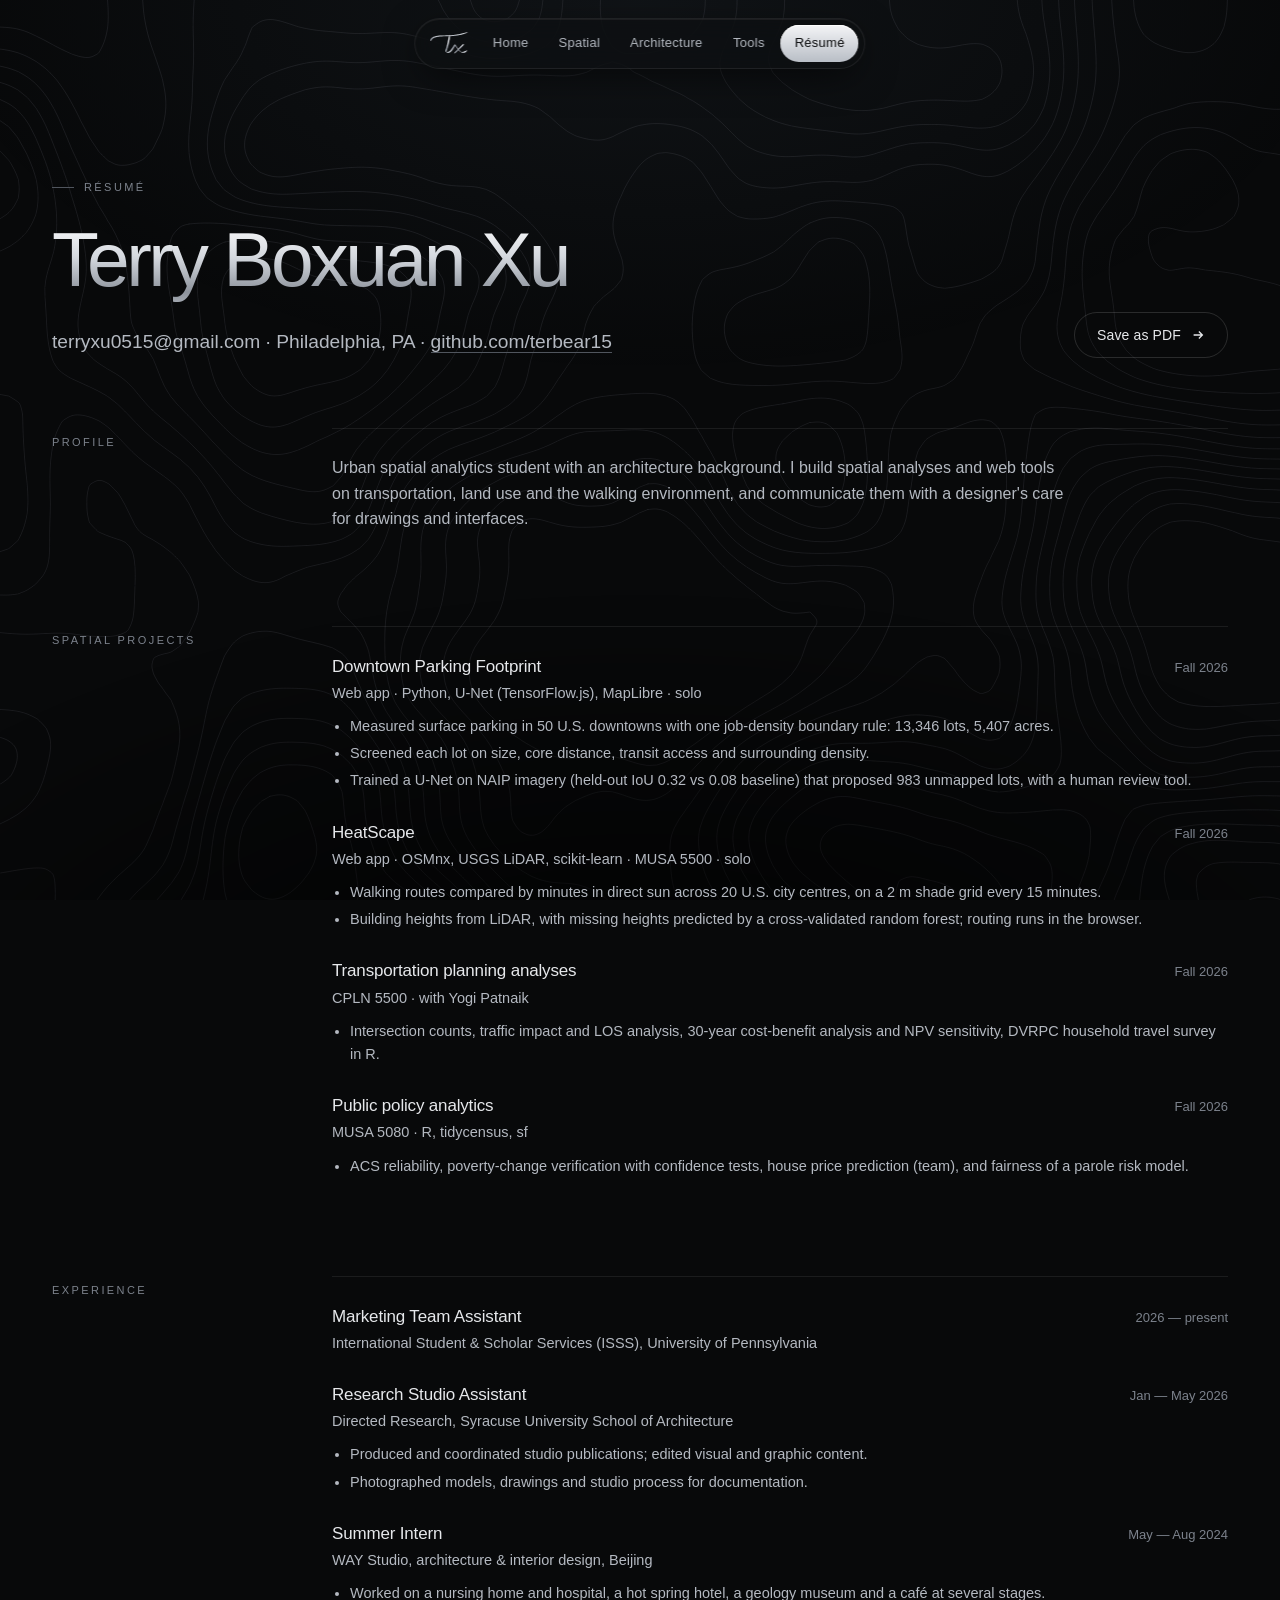
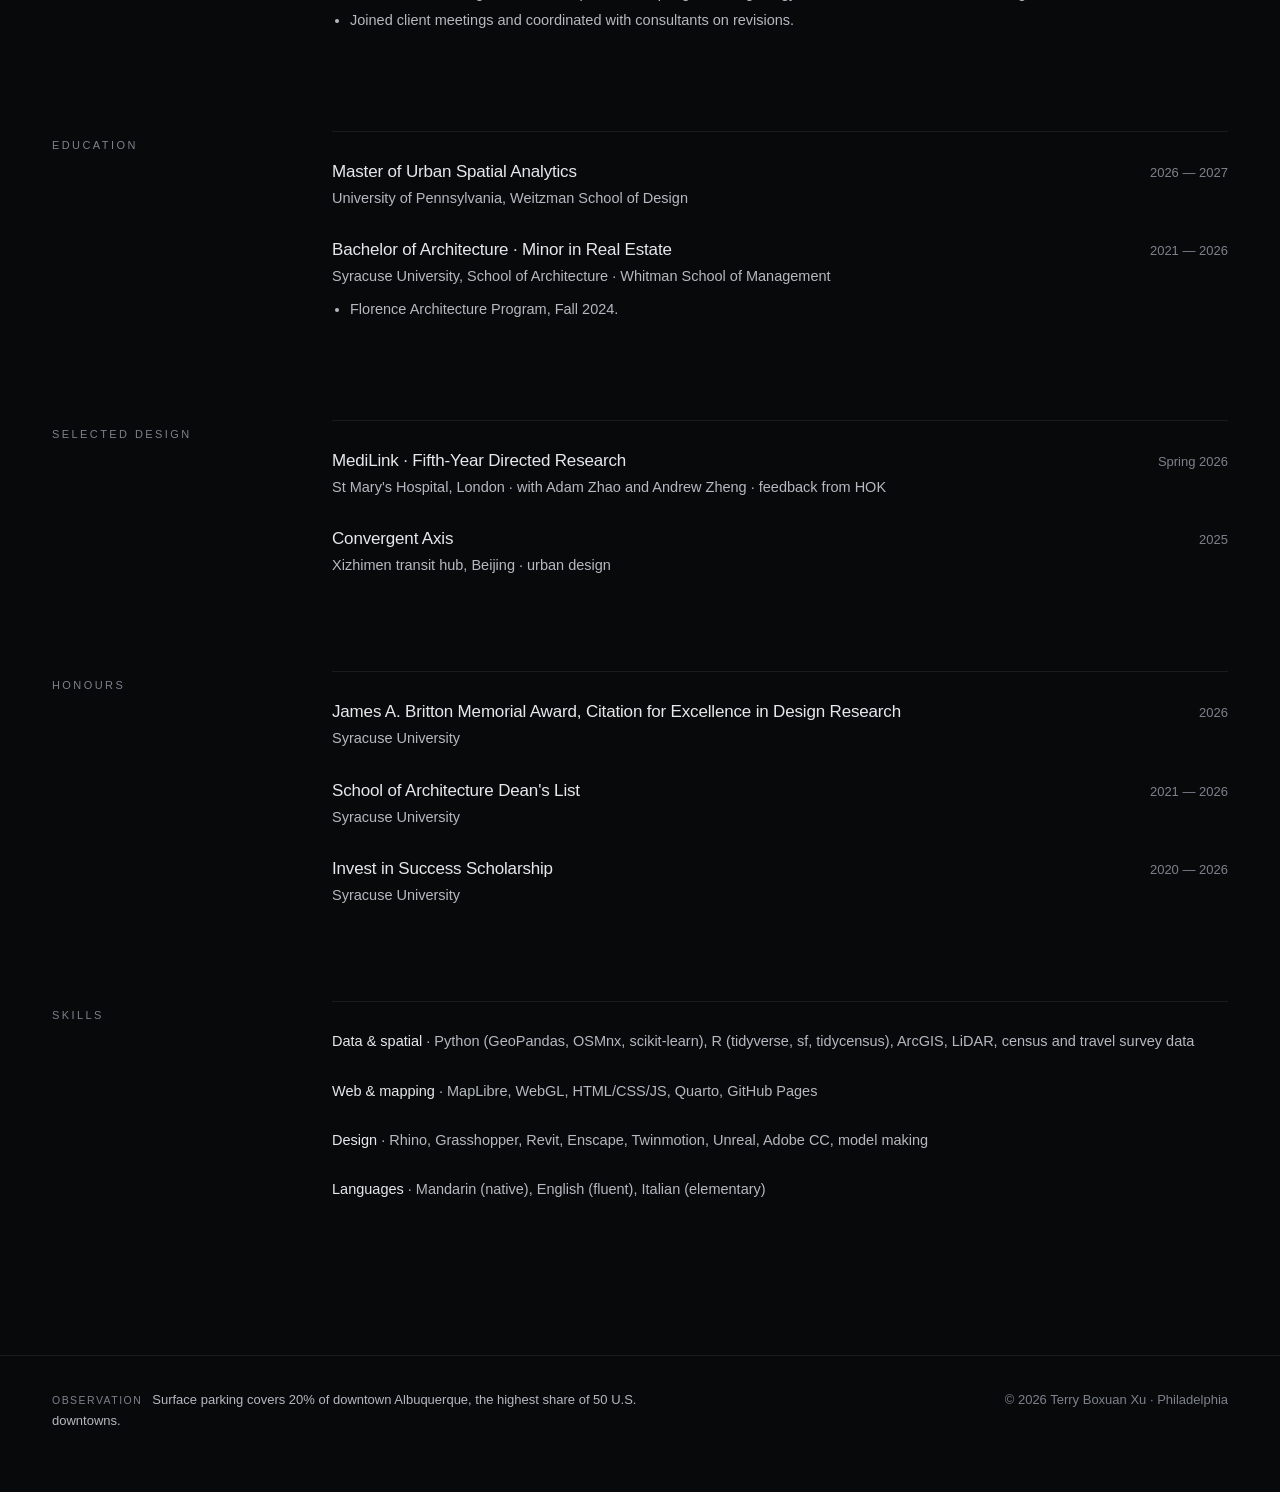
<file: resume.html>
<!DOCTYPE html>
<html lang="en">
<head>
<meta charset="utf-8">
<meta name="viewport" content="width=device-width, initial-scale=1">
<title>Résumé · Terry Boxuan Xu</title>
<meta name="description" content="Résumé of Terry Boxuan Xu, urban spatial analytics and architecture.">
<meta property="og:title" content="Résumé · Terry Boxuan Xu">
<meta property="og:description" content="Résumé of Terry Boxuan Xu, urban spatial analytics and architecture.">
<meta property="og:image" content="https://terbear15.github.io/assets/img2/og.jpg">
<meta name="theme-color" content="#08090a">
<link rel="icon" href="assets/img2/favicon.svg" type="image/svg+xml">
<link rel="stylesheet" href="assets/css/main.css?v=1795496767">

</head>
<body data-root="">
<div class="bg" aria-hidden="true"></div>
<div class="cursor-light" aria-hidden="true"></div>
<div class="progress" aria-hidden="true"></div>
<nav class="nav" aria-label="Main"><a href="index.html" aria-label="Home" class="mark"><svg class="sig" viewBox="6 2 232 146" xmlns="http://www.w3.org/2000/svg" aria-label="TX signature" role="img"><defs><linearGradient id="ng" x1="0" y1="0" x2=".35" y2="1"><stop offset="0" stop-color="#fff"/><stop offset=".42" stop-color="#d8dce2"/><stop offset=".7" stop-color="#8e949d"/><stop offset="1" stop-color="#d4d8de"/></linearGradient><filter id="ni" x="-6%" y="-6%" width="112%" height="112%"><feTurbulence type="fractalNoise" baseFrequency=".8" numOctaves="2" seed="3" result="n"/><feDisplacementMap in="SourceGraphic" in2="n" scale="1.2" xChannelSelector="R" yChannelSelector="G"/></filter><mask id="nm0" maskUnits="userSpaceOnUse"><path class="draw" d="M124.0 30.0 L123.7 32.7 L123.3 35.4 L122.9 38.1 L122.5 40.8 L122.1 43.5 L121.7 46.2 L121.2 49.0 L120.8 51.7 L120.3 54.4 L119.8 57.2 L119.3 59.9 L118.8 62.6 L118.3 65.3 L117.8 68.0 L117.2 70.6 L116.6 73.3 L116.1 75.9 L115.5 78.5 L114.9 81.1 L114.3 83.6 L113.7 86.1 L113.1 88.6 L112.5 91.0 L111.9 93.4 L111.2 95.8 L110.6 98.1 L109.9 100.3 L109.3 102.5 L108.6 104.7 L108.0 106.8 L107.3 108.8 L106.7 110.8 L106.0 112.7 L105.3 114.5 L104.7 116.3 L104.0 118.0 L103.6 119.1 L103.3 120.3 L103.2 121.3 L103.0 122.4 L103.0 123.3 L103.1 124.3 L103.2 125.2 L103.4 126.0 L103.7 126.8 L104.1 127.6 L104.5 128.3 L105.0 128.9 L105.5 129.5 L106.1 130.0 L106.8 130.5 L107.5 130.9 L108.3 131.2 L109.1 131.5 L110.0 131.7 L110.9 131.9 L111.9 132.0 L112.9 132.0 L114.0 131.9 L115.0 131.8 L116.2 131.6 L117.3 131.3 L118.5 130.9 L119.7 130.5 L120.9 130.0 L122.2 129.4 L123.4 128.7 L124.7 127.9 L126.0 127.1 L127.3 126.2 L128.7 125.1 L130.0 124.0 L130.8 123.2 L131.6 122.3 L132.5 121.4 L133.3 120.5 L134.1 119.5 L134.8 118.6 L135.6 117.6 L136.4 116.6 L137.2 115.6 L137.9 114.5 L138.7 113.5 L139.4 112.4 L140.1 111.4 L140.9 110.3 L141.6 109.2 L142.3 108.2 L143.0 107.1 L143.8 106.0 L144.5 104.9 L145.2 103.8 L145.9 102.8 L146.5 101.7 L147.2 100.6 L147.9 99.6 L148.6 98.5 L149.3 97.5 L150.0 96.4 L150.6 95.4 L151.3 94.4 L152.0 93.4 L152.7 92.5 L153.3 91.5 L154.0 90.6 L154.7 89.7 L155.3 88.8 L156.0 88.0 L156.7 89.0 L157.4 90.1 L158.0 91.1 L158.7 92.2 L159.5 93.3 L160.2 94.4 L160.9 95.6 L161.7 96.7 L162.4 97.9 L163.2 99.1 L164.0 100.3 L164.7 101.5 L165.5 102.7 L166.4 103.9 L167.2 105.1 L168.0 106.3 L168.9 107.5 L169.8 108.8 L170.6 110.0 L171.5 111.2 L172.4 112.3 L173.4 113.5 L174.3 114.7 L175.3 115.9 L176.2 117.0 L177.2 118.1 L178.2 119.2 L179.2 120.3 L180.3 121.4 L181.3 122.4 L182.4 123.4 L183.5 124.4 L184.6 125.3 L185.7 126.3 L186.8 127.1 L188.0 128.0 L188.8 128.6 L189.7 129.1 L190.6 129.5 L191.5 130.0 L192.4 130.3 L193.3 130.7 L194.3 131.0 L195.2 131.2 L196.2 131.4 L197.2 131.5 L198.2 131.6 L199.2 131.7 L200.2 131.7 L201.2 131.7 L202.3 131.6 L203.4 131.5 L204.4 131.3 L205.5 131.1 L206.6 130.9 L207.7 130.6 L208.8 130.2 L209.9 129.9 L211.0 129.4 L212.1 129.0 L213.3 128.5 L214.4 127.9 L215.6 127.3 L216.7 126.7 L217.9 126.0 L219.0 125.2 L220.2 124.5 L221.3 123.7 L222.5 122.8 L223.7 121.9 L224.8 121.0 L226.0 120.0" stroke="#fff" stroke-width="16" fill="none" stroke-linecap="round" stroke-linejoin="round"/></mask><mask id="nm1" maskUnits="userSpaceOnUse"><path class="draw" d="M14.0 66.0 L14.2 64.7 L14.4 63.3 L14.8 62.0 L15.2 60.8 L15.7 59.6 L16.3 58.4 L16.9 57.2 L17.6 56.1 L18.4 55.0 L19.3 53.9 L20.3 52.9 L21.3 51.9 L22.4 50.9 L23.6 49.9 L24.9 49.0 L26.2 48.1 L27.6 47.3 L29.1 46.5 L30.7 45.7 L32.3 44.9 L34.0 44.2 L35.8 43.5 L37.6 42.8 L39.5 42.2 L41.5 41.6 L43.5 41.0 L45.7 40.5 L47.9 40.0 L50.1 39.5 L52.4 39.0 L54.8 38.6 L57.3 38.2 L59.8 37.9 L62.4 37.5 L65.1 37.3 L67.8 37.0 L70.6 36.8 L73.5 36.6 L76.4 36.4 L79.4 36.2 L82.5 36.1 L85.6 36.1 L88.8 36.0 L92.0 36.0 L95.3 36.0 L98.5 36.0 L101.8 35.9 L105.0 35.9 L108.3 35.8 L111.5 35.8 L114.8 35.7 L118.0 35.5 L121.2 35.4 L124.4 35.3 L127.6 35.1 L130.8 34.9 L134.0 34.7 L137.2 34.5 L140.4 34.2 L143.6 33.9 L146.7 33.6 L149.9 33.3 L153.1 33.0 L156.2 32.6 L159.4 32.2 L162.5 31.8 L165.6 31.3 L168.8 30.8 L171.9 30.3 L175.0 29.7 L178.1 29.2 L181.2 28.6 L184.3 27.9 L187.4 27.3 L190.5 26.5 L193.6 25.8 L196.6 25.0 L199.7 24.2 L202.7 23.4 L205.8 22.5 L208.8 21.6 L211.9 20.6 L214.9 19.6 L218.0 18.6 L221.0 17.5 L224.0 16.4 L227.0 15.2 L230.0 14.0" stroke="#fff" stroke-width="16" fill="none" stroke-linecap="round" stroke-linejoin="round"/></mask><mask id="nm2" maskUnits="userSpaceOnUse"><path class="draw" d="M206.0 84.0 L204.9 85.1 L203.9 86.1 L202.8 87.2 L201.6 88.4 L200.5 89.5 L199.3 90.7 L198.1 91.9 L196.9 93.1 L195.7 94.3 L194.4 95.5 L193.2 96.8 L191.9 98.1 L190.6 99.3 L189.3 100.6 L187.9 102.0 L186.6 103.3 L185.2 104.6 L183.8 106.0 L182.4 107.4 L181.0 108.8 L179.6 110.1 L178.1 111.5 L176.7 113.0 L175.2 114.4 L173.7 115.8 L172.2 117.3 L170.7 118.7 L169.2 120.2 L167.6 121.6 L166.1 123.1 L164.5 124.6 L162.9 126.0 L161.3 127.5 L159.8 129.0 L158.1 130.5 L156.5 132.0 L154.9 133.5 L153.3 135.0 L151.6 136.5 L150.0 138.0" stroke="#fff" stroke-width="16" fill="none" stroke-linecap="round" stroke-linejoin="round"/></mask></defs><g filter="url(#ni)" fill="url(#ng)"><path d="M123.8 30.0 L122.4 32.5 L121.4 35.1 L120.5 37.7 L119.6 40.4 L118.8 43.0 L118.0 45.6 L117.2 48.3 L116.6 51.0 L116.2 53.7 L115.7 56.4 L115.2 59.1 L114.6 61.8 L114.1 64.5 L113.6 67.1 L113.0 69.8 L112.5 72.4 L111.9 75.0 L111.3 77.6 L110.7 80.1 L110.1 82.6 L109.5 85.1 L108.9 87.5 L108.3 89.9 L107.7 92.3 L107.0 94.6 L106.4 96.9 L105.8 99.1 L105.1 101.3 L104.5 103.4 L103.8 105.4 L103.2 107.4 L102.5 109.3 L101.8 111.2 L101.2 113.0 L100.5 114.7 L99.8 116.5 L99.4 117.9 L99.2 119.3 L99.0 120.7 L99.0 122.1 L99.1 123.4 L99.4 124.7 L99.8 125.8 L100.3 126.9 L101.0 127.9 L101.8 128.8 L102.6 129.5 L103.5 130.1 L104.5 130.5 L105.5 130.9 L106.4 131.1 L107.0 131.8 L107.8 132.5 L108.6 133.2 L109.6 133.7 L110.6 134.2 L111.8 134.5 L113.0 134.7 L114.2 134.9 L115.5 134.9 L116.9 134.8 L118.2 134.7 L119.6 134.4 L121.1 134.0 L122.5 133.5 L124.0 132.9 L125.4 132.2 L126.9 131.4 L128.4 130.5 L129.9 129.5 L131.4 128.5 L132.9 127.2 L134.0 126.2 L134.9 125.3 L135.8 124.3 L136.6 123.4 L137.5 122.4 L138.3 121.4 L139.1 120.3 L140.0 119.3 L140.8 118.2 L141.5 117.2 L142.3 116.1 L143.1 115.0 L143.8 113.9 L144.6 112.8 L145.3 111.8 L146.1 110.7 L146.8 109.6 L147.5 108.5 L148.2 107.4 L148.9 106.3 L149.6 105.2 L150.3 104.1 L151.0 103.1 L151.7 102.0 L152.4 101.0 L153.0 99.9 L153.7 98.9 L154.4 97.9 L155.0 97.0 L155.7 96.0 L156.3 95.1 L157.0 94.2 L157.6 93.3 L158.2 92.4 L158.9 91.6 L155.7 90.3 L154.8 90.3 L155.4 91.3 L156.1 92.4 L156.8 93.5 L157.5 94.6 L158.2 95.7 L159.0 96.8 L159.7 98.0 L160.5 99.2 L161.2 100.3 L162.0 101.5 L162.8 102.7 L163.7 103.9 L164.5 105.2 L165.4 106.4 L166.2 107.6 L167.1 108.8 L168.0 110.0 L168.9 111.2 L169.9 112.4 L170.8 113.6 L171.8 114.8 L172.8 115.9 L173.8 117.1 L174.9 118.2 L175.9 119.3 L177.0 120.4 L178.1 121.4 L179.2 122.5 L180.3 123.5 L181.4 124.4 L182.6 125.4 L183.8 126.3 L185.0 127.2 L186.2 128.0 L187.5 128.7 L188.5 129.2 L189.3 129.8 L190.1 130.5 L191.0 131.1 L191.9 131.7 L192.8 132.2 L193.8 132.7 L194.8 133.1 L195.8 133.5 L196.9 133.8 L198.0 134.1 L199.1 134.3 L200.2 134.5 L201.4 134.6 L202.6 134.6 L203.8 134.6 L205.0 134.5 L206.2 134.4 L207.4 134.2 L208.7 134.0 L209.9 133.7 L211.2 133.3 L212.4 132.9 L213.7 132.5 L214.9 132.0 L216.1 131.3 L217.3 130.5 L218.4 129.6 L219.5 128.7 L220.6 127.7 L221.7 126.7 L222.7 125.6 L223.7 124.4 L224.6 123.1 L225.5 121.8 L226.2 120.2 L225.8 119.8 L224.2 120.2 L222.7 120.7 L221.3 121.2 L220.0 121.8 L218.7 122.3 L217.4 122.8 L216.2 123.3 L215.0 123.7 L213.9 124.1 L212.7 124.5 L211.6 124.9 L210.6 125.4 L209.6 125.9 L208.6 126.4 L207.7 126.8 L206.7 127.2 L205.8 127.5 L204.8 127.9 L203.9 128.1 L202.9 128.4 L202.0 128.6 L201.1 128.8 L200.2 129.0 L199.3 129.1 L198.4 129.2 L197.5 129.3 L196.6 129.3 L195.6 129.3 L194.7 129.2 L193.8 129.1 L192.9 129.0 L192.0 128.8 L191.1 128.6 L190.1 128.3 L189.2 128.0 L188.5 127.3 L187.5 126.3 L186.4 125.4 L185.4 124.4 L184.4 123.4 L183.3 122.4 L182.4 121.3 L181.4 120.3 L180.4 119.2 L179.5 118.1 L178.5 116.9 L177.6 115.8 L176.7 114.6 L175.8 113.5 L174.9 112.3 L174.0 111.1 L173.2 109.9 L172.3 108.7 L171.5 107.5 L170.6 106.3 L169.8 105.1 L169.0 103.9 L168.2 102.6 L167.4 101.4 L166.6 100.2 L165.9 99.0 L165.1 97.8 L164.3 96.7 L163.6 95.5 L162.9 94.3 L162.1 93.2 L161.4 92.1 L160.7 90.9 L160.0 89.9 L159.3 88.8 L158.6 87.8 L156.3 85.7 L151.8 86.1 L151.1 87.0 L150.4 88.0 L149.7 88.9 L149.0 89.9 L148.3 90.9 L147.6 91.9 L146.9 92.9 L146.2 94.0 L145.5 95.0 L144.8 96.0 L144.2 97.1 L143.5 98.2 L142.8 99.2 L142.1 100.3 L141.4 101.4 L140.7 102.5 L140.0 103.5 L139.3 104.6 L138.6 105.7 L137.9 106.7 L137.2 107.8 L136.4 108.8 L135.7 109.9 L135.0 110.9 L134.3 111.9 L133.6 112.9 L132.8 113.9 L132.1 114.8 L131.4 115.8 L130.6 116.7 L129.9 117.6 L129.1 118.4 L128.4 119.3 L127.6 120.1 L127.1 120.8 L126.0 121.8 L124.8 122.8 L123.7 123.6 L122.5 124.5 L121.5 125.2 L120.4 125.9 L119.3 126.5 L118.3 127.0 L117.3 127.5 L116.4 127.9 L115.5 128.3 L114.6 128.6 L113.7 128.9 L112.8 129.2 L112.0 129.4 L111.2 129.6 L110.4 129.7 L109.6 129.8 L108.8 129.9 L108.0 129.9 L107.2 129.9 L106.8 129.1 L106.5 128.4 L106.4 127.7 L106.3 127.0 L106.3 126.3 L106.4 125.7 L106.5 125.1 L106.6 124.5 L106.8 123.9 L106.9 123.3 L107.1 122.6 L107.3 121.9 L107.5 121.2 L107.8 120.4 L108.2 119.5 L108.8 117.9 L109.5 116.0 L110.2 114.1 L110.8 112.2 L111.5 110.2 L112.2 108.1 L112.8 106.0 L113.5 103.8 L114.1 101.5 L114.8 99.2 L115.4 96.9 L116.0 94.5 L116.7 92.1 L117.3 89.6 L117.9 87.1 L118.5 84.6 L119.1 82.0 L119.7 79.4 L120.3 76.8 L120.8 74.2 L121.4 71.5 L121.9 68.8 L122.5 66.1 L123.0 63.4 L123.5 60.7 L124.0 57.9 L124.5 55.2 L124.9 52.4 L125.3 49.6 L125.4 46.8 L125.4 44.0 L125.4 41.2 L125.4 38.4 L125.2 35.6 L124.9 32.8 L124.2 30.0Z" mask="url(#nm0)"/><path d="M14.2 66.0 L15.7 64.9 L16.8 63.9 L17.7 62.9 L18.7 62.1 L19.3 61.2 L19.8 60.2 L20.3 59.3 L20.9 58.3 L21.6 57.4 L22.3 56.5 L23.1 55.6 L24.0 54.7 L24.9 53.9 L25.9 53.0 L27.0 52.1 L28.2 51.3 L29.5 50.5 L30.8 49.7 L32.2 48.9 L33.7 48.2 L35.3 47.4 L37.0 46.7 L38.7 46.1 L40.5 45.4 L42.4 44.8 L44.4 44.2 L46.4 43.6 L48.6 43.1 L50.8 42.6 L53.0 42.1 L55.4 41.7 L57.8 41.3 L60.2 40.9 L62.8 40.6 L65.4 40.2 L68.1 39.9 L70.9 39.7 L73.7 39.5 L76.6 39.3 L79.5 39.1 L82.5 39.0 L85.6 38.9 L88.8 38.8 L92.0 38.8 L95.3 38.8 L98.6 38.8 L101.8 38.7 L105.1 38.7 L108.3 38.7 L111.6 38.6 L114.8 38.5 L118.1 38.4 L121.3 38.3 L124.6 38.1 L127.8 38.0 L131.0 37.8 L134.2 37.6 L137.4 37.4 L140.6 37.2 L143.8 36.9 L147.0 36.6 L150.2 36.3 L153.4 36.0 L156.6 35.6 L159.8 35.2 L162.9 34.8 L166.1 34.3 L169.3 33.9 L172.4 33.4 L175.6 32.8 L178.7 32.3 L181.8 31.7 L185.0 31.1 L188.1 30.4 L191.2 29.7 L194.3 29.0 L197.4 28.2 L200.5 27.3 L203.6 26.3 L206.6 25.2 L209.6 24.1 L212.6 22.9 L215.6 21.7 L218.6 20.4 L221.5 19.0 L224.4 17.6 L227.3 16.0 L230.1 14.2 L229.9 13.8 L226.7 14.4 L223.5 15.2 L220.4 16.0 L217.3 16.8 L214.2 17.5 L211.1 18.3 L208.1 19.1 L205.0 19.8 L201.9 20.5 L198.9 21.1 L195.8 21.9 L192.8 22.6 L189.7 23.4 L186.7 24.1 L183.6 24.8 L180.6 25.4 L177.5 26.1 L174.4 26.6 L171.4 27.2 L168.3 27.7 L165.2 28.2 L162.1 28.7 L159.0 29.2 L155.8 29.6 L152.7 30.0 L149.6 30.3 L146.4 30.7 L143.3 31.0 L140.1 31.3 L137.0 31.5 L133.8 31.8 L130.6 32.0 L127.5 32.2 L124.3 32.4 L121.1 32.5 L117.9 32.7 L114.7 32.8 L111.4 32.9 L108.2 33.0 L105.0 33.1 L101.8 33.1 L98.5 33.2 L95.3 33.2 L92.0 33.2 L88.7 33.2 L85.5 33.2 L82.4 33.3 L79.3 33.4 L76.3 33.5 L73.3 33.6 L70.4 33.8 L67.6 34.0 L64.8 34.3 L62.1 34.5 L59.4 34.8 L56.9 35.2 L54.3 35.5 L51.9 35.9 L49.5 36.4 L47.2 36.8 L44.9 37.3 L42.7 37.8 L40.6 38.4 L38.5 39.0 L36.5 39.6 L34.5 40.3 L32.6 40.9 L30.8 41.7 L29.1 42.4 L27.4 43.3 L25.8 44.1 L24.2 45.0 L22.7 45.9 L21.3 46.9 L19.9 47.9 L18.7 49.0 L17.5 50.1 L16.3 51.3 L15.3 52.5 L14.3 53.8 L13.5 55.2 L12.7 56.5 L12.0 58.0 L11.7 59.5 L11.8 61.2 L12.1 62.8 L12.6 64.4 L13.8 66.0Z" mask="url(#nm1)"/><path d="M205.8 83.8 L203.6 83.8 L201.9 84.2 L200.3 84.8 L199.0 85.8 L197.9 86.9 L196.7 88.1 L195.5 89.3 L194.3 90.5 L193.1 91.7 L191.9 92.9 L190.6 94.2 L189.3 95.5 L188.0 96.7 L186.7 98.0 L185.4 99.4 L184.0 100.7 L182.6 102.0 L181.3 103.4 L179.9 104.7 L178.4 106.1 L177.0 107.5 L175.6 108.9 L174.1 110.3 L172.6 111.8 L171.2 113.2 L169.7 114.6 L168.2 116.1 L166.6 117.5 L165.1 119.0 L163.6 120.4 L162.0 121.9 L160.4 123.4 L158.9 124.9 L157.3 126.4 L155.8 128.0 L154.5 129.8 L153.2 131.7 L152.0 133.6 L150.8 135.5 L149.8 137.8 L150.2 138.2 L152.5 137.5 L154.6 136.4 L156.6 135.3 L158.6 134.2 L160.5 133.0 L162.2 131.7 L163.8 130.2 L165.4 128.7 L167.0 127.2 L168.6 125.7 L170.1 124.3 L171.7 122.8 L173.2 121.3 L174.7 119.9 L176.2 118.5 L177.7 117.0 L179.2 115.6 L180.7 114.2 L182.1 112.8 L183.6 111.4 L185.0 110.0 L186.4 108.6 L187.8 107.3 L189.1 105.9 L190.5 104.6 L191.8 103.3 L193.2 102.0 L194.5 100.7 L195.8 99.4 L197.0 98.1 L198.3 96.9 L199.5 95.7 L200.7 94.5 L201.9 93.3 L203.1 92.1 L204.2 91.0 L205.2 89.7 L205.8 88.1 L206.2 86.4 L206.2 84.2Z" mask="url(#nm2)"/></g></svg></a><a class="link" href="index.html">Home</a><a class="link" href="spatial.html">Spatial</a><a class="link" href="architecture.html">Architecture</a><a class="link hide-sm" href="tools.html">Tools</a><a class="link active" href="resume.html">Résumé</a></nav>
<main>

<header class="page-hero">
  <div class="wrap cv-head">
    <div><span class="label rv">Résumé</span><h1 class="display" style="font-size:clamp(44px,6vw,84px)"><span class="rv-line"><span class="metal">Terry Boxuan Xu</span></span></h1>
    <p class="lead rv d2" style="margin:0">terryxu0515@gmail.com · Philadelphia, PA · <a href="https://github.com/terbear15" style="border-bottom:1px solid var(--dim)">github.com/terbear15</a></p></div>
    <button class="btn no-print rv d2" onclick="print()">Save as PDF <svg viewBox="0 0 16 16" fill="none" stroke="currentColor" stroke-width="1.5"><path d="M3 8h10M9 4l4 4-4 4"/></svg></button>
  </div>
</header>
<div class="wrap" style="padding-bottom:120px">
  <div class="cv">
    <h3>Profile</h3><div class="cv-items"><p style="margin:0;color:var(--text-2);max-width:46em">Urban spatial analytics student with an architecture background. I build spatial analyses and web tools on transportation, land use and the walking environment, and communicate them with a designer's care for drawings and interfaces.</p></div>

    <h3>Spatial projects</h3><div class="cv-items">
      <div class="cv-item"><div class="top"><h4>Downtown Parking Footprint</h4><span class="when">Fall 2026</span></div><div class="org">Web app · Python, U-Net (TensorFlow.js), MapLibre · solo</div><ul><li>Measured surface parking in 50 U.S. downtowns with one job-density boundary rule: 13,346 lots, 5,407 acres.</li><li>Screened each lot on size, core distance, transit access and surrounding density.</li><li>Trained a U-Net on NAIP imagery (held-out IoU 0.32 vs 0.08 baseline) that proposed 983 unmapped lots, with a human review tool.</li></ul></div>
      <div class="cv-item"><div class="top"><h4>HeatScape</h4><span class="when">Fall 2026</span></div><div class="org">Web app · OSMnx, USGS LiDAR, scikit-learn · MUSA 5500 · solo</div><ul><li>Walking routes compared by minutes in direct sun across 20 U.S. city centres, on a 2 m shade grid every 15 minutes.</li><li>Building heights from LiDAR, with missing heights predicted by a cross-validated random forest; routing runs in the browser.</li></ul></div>
      <div class="cv-item"><div class="top"><h4>Transportation planning analyses</h4><span class="when">Fall 2026</span></div><div class="org">CPLN 5500 · with Yogi Patnaik</div><ul><li>Intersection counts, traffic impact and LOS analysis, 30-year cost-benefit analysis and NPV sensitivity, DVRPC household travel survey in R.</li></ul></div>
      <div class="cv-item"><div class="top"><h4>Public policy analytics</h4><span class="when">Fall 2026</span></div><div class="org">MUSA 5080 · R, tidycensus, sf</div><ul><li>ACS reliability, poverty-change verification with confidence tests, house price prediction (team), and fairness of a parole risk model.</li></ul></div>
    </div>

    <h3>Experience</h3><div class="cv-items">
      <div class="cv-item"><div class="top"><h4>Marketing Team Assistant</h4><span class="when">2026 — present</span></div><div class="org">International Student &amp; Scholar Services (ISSS), University of Pennsylvania</div></div>
      <div class="cv-item"><div class="top"><h4>Research Studio Assistant</h4><span class="when">Jan — May 2026</span></div><div class="org">Directed Research, Syracuse University School of Architecture</div><ul><li>Produced and coordinated studio publications; edited visual and graphic content.</li><li>Photographed models, drawings and studio process for documentation.</li></ul></div>
      <div class="cv-item"><div class="top"><h4>Summer Intern</h4><span class="when">May — Aug 2024</span></div><div class="org">WAY Studio, architecture &amp; interior design, Beijing</div><ul><li>Worked on a nursing home and hospital, a hot spring hotel, a geology museum and a café at several stages.</li><li>Joined client meetings and coordinated with consultants on revisions.</li></ul></div>
    </div>

    <h3>Education</h3><div class="cv-items">
      <div class="cv-item"><div class="top"><h4>Master of Urban Spatial Analytics</h4><span class="when">2026 — 2027</span></div><div class="org">University of Pennsylvania, Weitzman School of Design</div></div>
      <div class="cv-item"><div class="top"><h4>Bachelor of Architecture · Minor in Real Estate</h4><span class="when">2021 — 2026</span></div><div class="org">Syracuse University, School of Architecture · Whitman School of Management</div><ul><li>Florence Architecture Program, Fall 2024.</li></ul></div>
    </div>

    <h3>Selected design</h3><div class="cv-items">
      <div class="cv-item"><div class="top"><h4>MediLink · Fifth-Year Directed Research</h4><span class="when">Spring 2026</span></div><div class="org">St Mary's Hospital, London · with Adam Zhao and Andrew Zheng · feedback from HOK</div></div>
      <div class="cv-item"><div class="top"><h4>Convergent Axis</h4><span class="when">2025</span></div><div class="org">Xizhimen transit hub, Beijing · urban design</div></div>
    </div>

    <h3>Honours</h3><div class="cv-items">
      <div class="cv-item"><div class="top"><h4>James A. Britton Memorial Award, Citation for Excellence in Design Research</h4><span class="when">2026</span></div><div class="org">Syracuse University</div></div>
      <div class="cv-item"><div class="top"><h4>School of Architecture Dean's List</h4><span class="when">2021 — 2026</span></div><div class="org">Syracuse University</div></div>
      <div class="cv-item"><div class="top"><h4>Invest in Success Scholarship</h4><span class="when">2020 — 2026</span></div><div class="org">Syracuse University</div></div>
    </div>

    <h3>Skills</h3><div class="cv-items">
      <div class="cv-item"><div class="org"><b style="color:var(--text);font-weight:500">Data &amp; spatial</b> · Python (GeoPandas, OSMnx, scikit-learn), R (tidyverse, sf, tidycensus), ArcGIS, LiDAR, census and travel survey data</div></div>
      <div class="cv-item"><div class="org"><b style="color:var(--text);font-weight:500">Web &amp; mapping</b> · MapLibre, WebGL, HTML/CSS/JS, Quarto, GitHub Pages</div></div>
      <div class="cv-item"><div class="org"><b style="color:var(--text);font-weight:500">Design</b> · Rhino, Grasshopper, Revit, Enscape, Twinmotion, Unreal, Adobe CC, model making</div></div>
      <div class="cv-item"><div class="org"><b style="color:var(--text);font-weight:500">Languages</b> · Mandarin (native), English (fluent), Italian (elementary)</div></div>
    </div>
  </div>
</div>

</main>
<footer><div class="wrap"><div class="obs"><b>Observation</b><span id="obs"></span></div><div>© 2026 Terry Boxuan Xu · Philadelphia</div></div></footer>
<button class="to-top" aria-label="Back to top"><svg viewBox="0 0 16 16" fill="none" stroke="currentColor" stroke-width="1.5"><path d="M8 13V3M4 7l4-4 4 4"/></svg></button>
<script src="assets/js/bg.js?v=1795496767" defer></script>
<script src="assets/js/main.js?v=1795496767" defer></script>
</body>
</html>
</file>
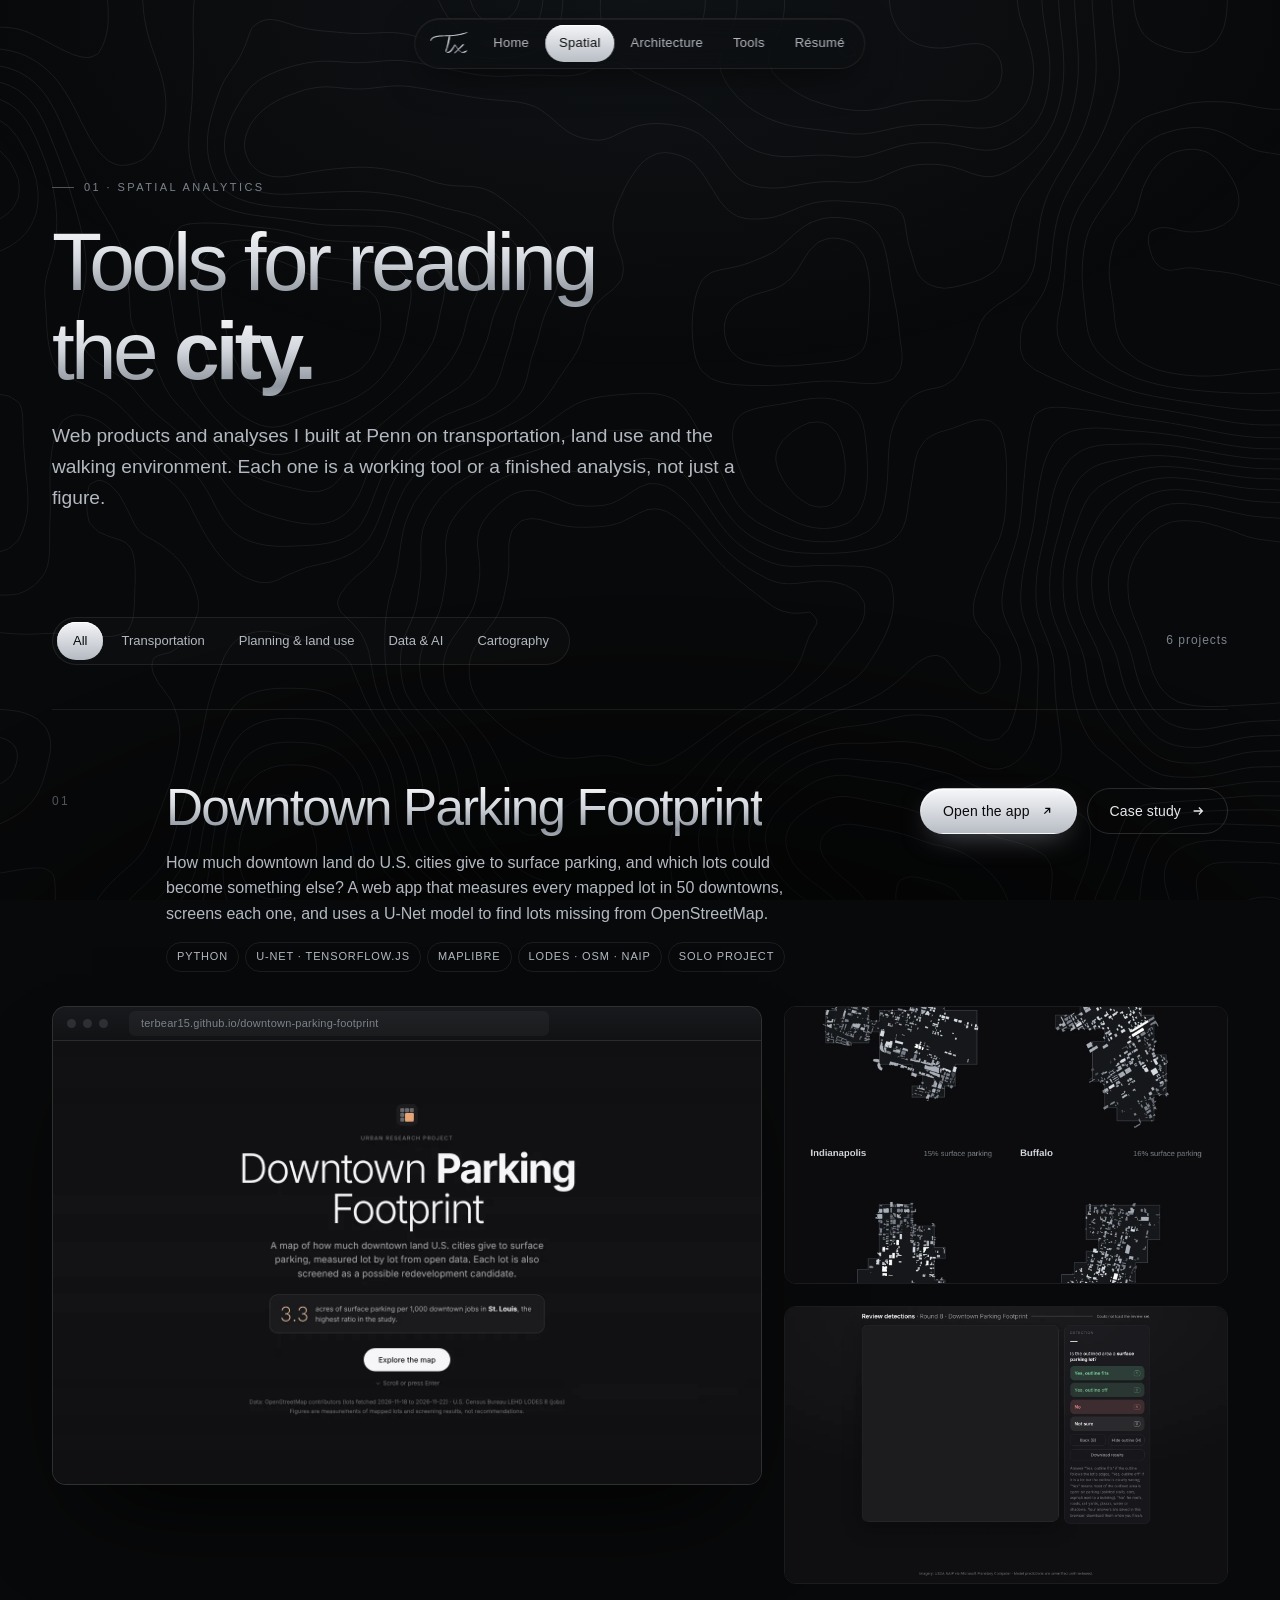
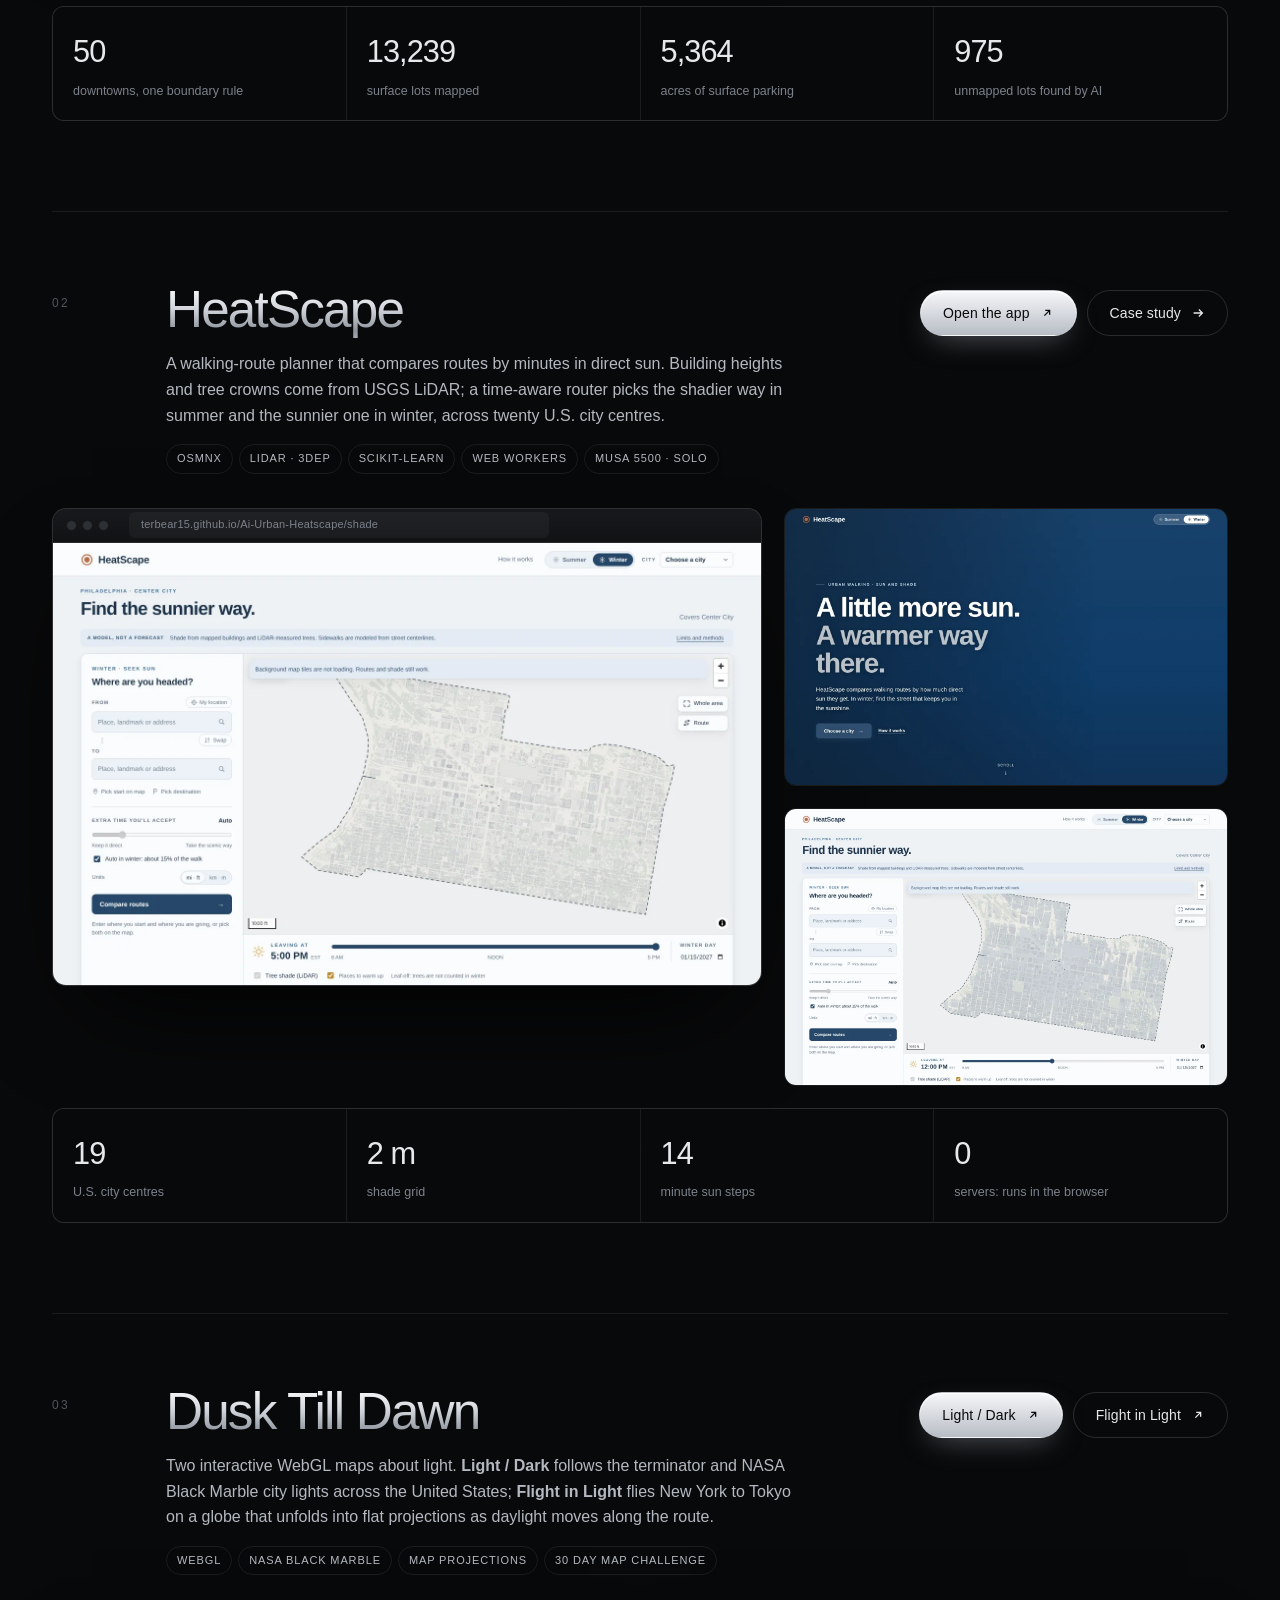
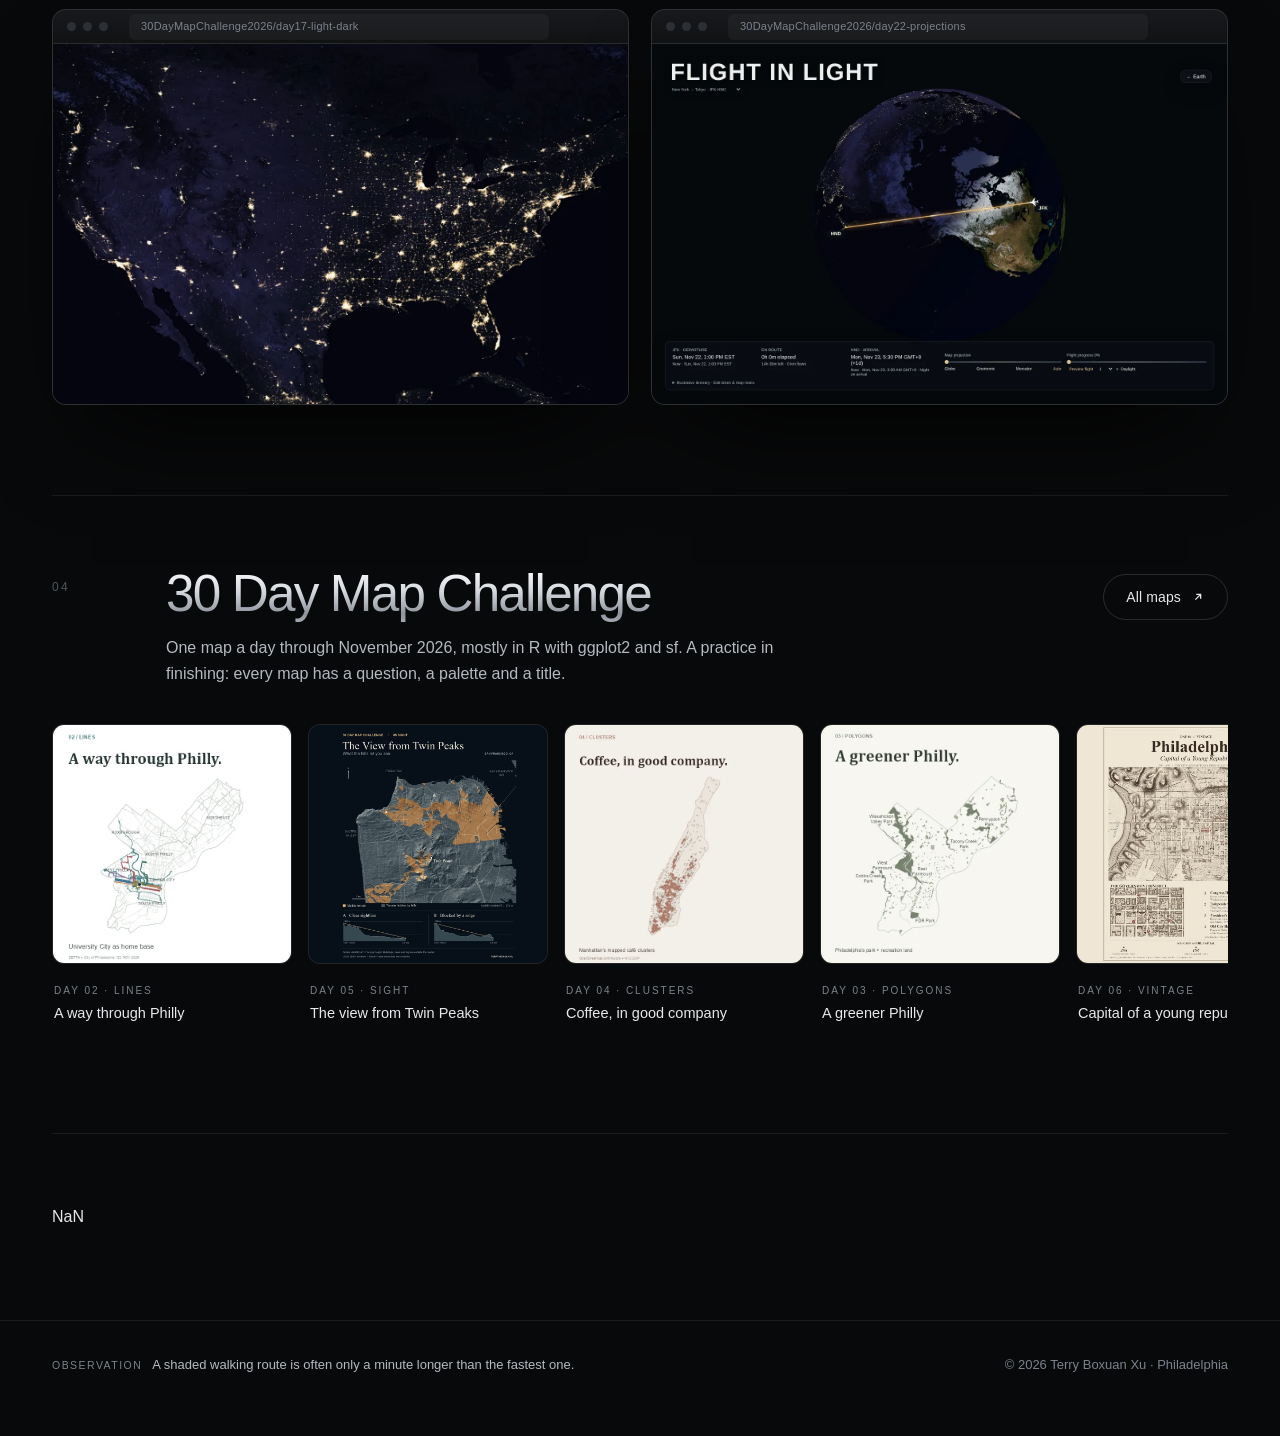
<file: spatial.html>
<!DOCTYPE html>
<html lang="en">
<head>
<meta charset="utf-8">
<meta name="viewport" content="width=device-width, initial-scale=1">
<title>Spatial Analytics · Terry Boxuan Xu</title>
<meta name="description" content="Web products and analyses on transportation, land use and the walking environment: Downtown Parking Footprint, HeatScape, Dusk Till Dawn, map challenge and coursework.">
<meta property="og:title" content="Spatial Analytics · Terry Boxuan Xu">
<meta property="og:description" content="Web products and analyses on transportation, land use and the walking environment: Downtown Parking Footprint, HeatScape, Dusk Till Dawn, map challenge and coursework.">
<meta property="og:image" content="https://terbear15.github.io/assets/img2/og.jpg">
<meta name="theme-color" content="#08090a">
<link rel="icon" href="assets/img2/favicon.svg" type="image/svg+xml">
<link rel="stylesheet" href="assets/css/main.css?v=1795496767">

</head>
<body data-root="">
<div class="bg" aria-hidden="true"></div>
<div class="cursor-light" aria-hidden="true"></div>
<div class="progress" aria-hidden="true"></div>
<nav class="nav" aria-label="Main"><a href="index.html" aria-label="Home" class="mark"><svg class="sig" viewBox="6 2 232 146" xmlns="http://www.w3.org/2000/svg" aria-label="TX signature" role="img"><defs><linearGradient id="ng" x1="0" y1="0" x2=".35" y2="1"><stop offset="0" stop-color="#fff"/><stop offset=".42" stop-color="#d8dce2"/><stop offset=".7" stop-color="#8e949d"/><stop offset="1" stop-color="#d4d8de"/></linearGradient><filter id="ni" x="-6%" y="-6%" width="112%" height="112%"><feTurbulence type="fractalNoise" baseFrequency=".8" numOctaves="2" seed="3" result="n"/><feDisplacementMap in="SourceGraphic" in2="n" scale="1.2" xChannelSelector="R" yChannelSelector="G"/></filter><mask id="nm0" maskUnits="userSpaceOnUse"><path class="draw" d="M124.0 30.0 L123.7 32.7 L123.3 35.4 L122.9 38.1 L122.5 40.8 L122.1 43.5 L121.7 46.2 L121.2 49.0 L120.8 51.7 L120.3 54.4 L119.8 57.2 L119.3 59.9 L118.8 62.6 L118.3 65.3 L117.8 68.0 L117.2 70.6 L116.6 73.3 L116.1 75.9 L115.5 78.5 L114.9 81.1 L114.3 83.6 L113.7 86.1 L113.1 88.6 L112.5 91.0 L111.9 93.4 L111.2 95.8 L110.6 98.1 L109.9 100.3 L109.3 102.5 L108.6 104.7 L108.0 106.8 L107.3 108.8 L106.7 110.8 L106.0 112.7 L105.3 114.5 L104.7 116.3 L104.0 118.0 L103.6 119.1 L103.3 120.3 L103.2 121.3 L103.0 122.4 L103.0 123.3 L103.1 124.3 L103.2 125.2 L103.4 126.0 L103.7 126.8 L104.1 127.6 L104.5 128.3 L105.0 128.9 L105.5 129.5 L106.1 130.0 L106.8 130.5 L107.5 130.9 L108.3 131.2 L109.1 131.5 L110.0 131.7 L110.9 131.9 L111.9 132.0 L112.9 132.0 L114.0 131.9 L115.0 131.8 L116.2 131.6 L117.3 131.3 L118.5 130.9 L119.7 130.5 L120.9 130.0 L122.2 129.4 L123.4 128.7 L124.7 127.9 L126.0 127.1 L127.3 126.2 L128.7 125.1 L130.0 124.0 L130.8 123.2 L131.6 122.3 L132.5 121.4 L133.3 120.5 L134.1 119.5 L134.8 118.6 L135.6 117.6 L136.4 116.6 L137.2 115.6 L137.9 114.5 L138.7 113.5 L139.4 112.4 L140.1 111.4 L140.9 110.3 L141.6 109.2 L142.3 108.2 L143.0 107.1 L143.8 106.0 L144.5 104.9 L145.2 103.8 L145.9 102.8 L146.5 101.7 L147.2 100.6 L147.9 99.6 L148.6 98.5 L149.3 97.5 L150.0 96.4 L150.6 95.4 L151.3 94.4 L152.0 93.4 L152.7 92.5 L153.3 91.5 L154.0 90.6 L154.7 89.7 L155.3 88.8 L156.0 88.0 L156.7 89.0 L157.4 90.1 L158.0 91.1 L158.7 92.2 L159.5 93.3 L160.2 94.4 L160.9 95.6 L161.7 96.7 L162.4 97.9 L163.2 99.1 L164.0 100.3 L164.7 101.5 L165.5 102.7 L166.4 103.9 L167.2 105.1 L168.0 106.3 L168.9 107.5 L169.8 108.8 L170.6 110.0 L171.5 111.2 L172.4 112.3 L173.4 113.5 L174.3 114.7 L175.3 115.9 L176.2 117.0 L177.2 118.1 L178.2 119.2 L179.2 120.3 L180.3 121.4 L181.3 122.4 L182.4 123.4 L183.5 124.4 L184.6 125.3 L185.7 126.3 L186.8 127.1 L188.0 128.0 L188.8 128.6 L189.7 129.1 L190.6 129.5 L191.5 130.0 L192.4 130.3 L193.3 130.7 L194.3 131.0 L195.2 131.2 L196.2 131.4 L197.2 131.5 L198.2 131.6 L199.2 131.7 L200.2 131.7 L201.2 131.7 L202.3 131.6 L203.4 131.5 L204.4 131.3 L205.5 131.1 L206.6 130.9 L207.7 130.6 L208.8 130.2 L209.9 129.9 L211.0 129.4 L212.1 129.0 L213.3 128.5 L214.4 127.9 L215.6 127.3 L216.7 126.7 L217.9 126.0 L219.0 125.2 L220.2 124.5 L221.3 123.7 L222.5 122.8 L223.7 121.9 L224.8 121.0 L226.0 120.0" stroke="#fff" stroke-width="16" fill="none" stroke-linecap="round" stroke-linejoin="round"/></mask><mask id="nm1" maskUnits="userSpaceOnUse"><path class="draw" d="M14.0 66.0 L14.2 64.7 L14.4 63.3 L14.8 62.0 L15.2 60.8 L15.7 59.6 L16.3 58.4 L16.9 57.2 L17.6 56.1 L18.4 55.0 L19.3 53.9 L20.3 52.9 L21.3 51.9 L22.4 50.9 L23.6 49.9 L24.9 49.0 L26.2 48.1 L27.6 47.3 L29.1 46.5 L30.7 45.7 L32.3 44.9 L34.0 44.2 L35.8 43.5 L37.6 42.8 L39.5 42.2 L41.5 41.6 L43.5 41.0 L45.7 40.5 L47.9 40.0 L50.1 39.5 L52.4 39.0 L54.8 38.6 L57.3 38.2 L59.8 37.9 L62.4 37.5 L65.1 37.3 L67.8 37.0 L70.6 36.8 L73.5 36.6 L76.4 36.4 L79.4 36.2 L82.5 36.1 L85.6 36.1 L88.8 36.0 L92.0 36.0 L95.3 36.0 L98.5 36.0 L101.8 35.9 L105.0 35.9 L108.3 35.8 L111.5 35.8 L114.8 35.7 L118.0 35.5 L121.2 35.4 L124.4 35.3 L127.6 35.1 L130.8 34.9 L134.0 34.7 L137.2 34.5 L140.4 34.2 L143.6 33.9 L146.7 33.6 L149.9 33.3 L153.1 33.0 L156.2 32.6 L159.4 32.2 L162.5 31.8 L165.6 31.3 L168.8 30.8 L171.9 30.3 L175.0 29.7 L178.1 29.2 L181.2 28.6 L184.3 27.9 L187.4 27.3 L190.5 26.5 L193.6 25.8 L196.6 25.0 L199.7 24.2 L202.7 23.4 L205.8 22.5 L208.8 21.6 L211.9 20.6 L214.9 19.6 L218.0 18.6 L221.0 17.5 L224.0 16.4 L227.0 15.2 L230.0 14.0" stroke="#fff" stroke-width="16" fill="none" stroke-linecap="round" stroke-linejoin="round"/></mask><mask id="nm2" maskUnits="userSpaceOnUse"><path class="draw" d="M206.0 84.0 L204.9 85.1 L203.9 86.1 L202.8 87.2 L201.6 88.4 L200.5 89.5 L199.3 90.7 L198.1 91.9 L196.9 93.1 L195.7 94.3 L194.4 95.5 L193.2 96.8 L191.9 98.1 L190.6 99.3 L189.3 100.6 L187.9 102.0 L186.6 103.3 L185.2 104.6 L183.8 106.0 L182.4 107.4 L181.0 108.8 L179.6 110.1 L178.1 111.5 L176.7 113.0 L175.2 114.4 L173.7 115.8 L172.2 117.3 L170.7 118.7 L169.2 120.2 L167.6 121.6 L166.1 123.1 L164.5 124.6 L162.9 126.0 L161.3 127.5 L159.8 129.0 L158.1 130.5 L156.5 132.0 L154.9 133.5 L153.3 135.0 L151.6 136.5 L150.0 138.0" stroke="#fff" stroke-width="16" fill="none" stroke-linecap="round" stroke-linejoin="round"/></mask></defs><g filter="url(#ni)" fill="url(#ng)"><path d="M123.8 30.0 L122.4 32.5 L121.4 35.1 L120.5 37.7 L119.6 40.4 L118.8 43.0 L118.0 45.6 L117.2 48.3 L116.6 51.0 L116.2 53.7 L115.7 56.4 L115.2 59.1 L114.6 61.8 L114.1 64.5 L113.6 67.1 L113.0 69.8 L112.5 72.4 L111.9 75.0 L111.3 77.6 L110.7 80.1 L110.1 82.6 L109.5 85.1 L108.9 87.5 L108.3 89.9 L107.7 92.3 L107.0 94.6 L106.4 96.9 L105.8 99.1 L105.1 101.3 L104.5 103.4 L103.8 105.4 L103.2 107.4 L102.5 109.3 L101.8 111.2 L101.2 113.0 L100.5 114.7 L99.8 116.5 L99.4 117.9 L99.2 119.3 L99.0 120.7 L99.0 122.1 L99.1 123.4 L99.4 124.7 L99.8 125.8 L100.3 126.9 L101.0 127.9 L101.8 128.8 L102.6 129.5 L103.5 130.1 L104.5 130.5 L105.5 130.9 L106.4 131.1 L107.0 131.8 L107.8 132.5 L108.6 133.2 L109.6 133.7 L110.6 134.2 L111.8 134.5 L113.0 134.7 L114.2 134.9 L115.5 134.9 L116.9 134.8 L118.2 134.7 L119.6 134.4 L121.1 134.0 L122.5 133.5 L124.0 132.9 L125.4 132.2 L126.9 131.4 L128.4 130.5 L129.9 129.5 L131.4 128.5 L132.9 127.2 L134.0 126.2 L134.9 125.3 L135.8 124.3 L136.6 123.4 L137.5 122.4 L138.3 121.4 L139.1 120.3 L140.0 119.3 L140.8 118.2 L141.5 117.2 L142.3 116.1 L143.1 115.0 L143.8 113.9 L144.6 112.8 L145.3 111.8 L146.1 110.7 L146.8 109.6 L147.5 108.5 L148.2 107.4 L148.9 106.3 L149.6 105.2 L150.3 104.1 L151.0 103.1 L151.7 102.0 L152.4 101.0 L153.0 99.9 L153.7 98.9 L154.4 97.9 L155.0 97.0 L155.7 96.0 L156.3 95.1 L157.0 94.2 L157.6 93.3 L158.2 92.4 L158.9 91.6 L155.7 90.3 L154.8 90.3 L155.4 91.3 L156.1 92.4 L156.8 93.5 L157.5 94.6 L158.2 95.7 L159.0 96.8 L159.7 98.0 L160.5 99.2 L161.2 100.3 L162.0 101.5 L162.8 102.7 L163.7 103.9 L164.5 105.2 L165.4 106.4 L166.2 107.6 L167.1 108.8 L168.0 110.0 L168.9 111.2 L169.9 112.4 L170.8 113.6 L171.8 114.8 L172.8 115.9 L173.8 117.1 L174.9 118.2 L175.9 119.3 L177.0 120.4 L178.1 121.4 L179.2 122.5 L180.3 123.5 L181.4 124.4 L182.6 125.4 L183.8 126.3 L185.0 127.2 L186.2 128.0 L187.5 128.7 L188.5 129.2 L189.3 129.8 L190.1 130.5 L191.0 131.1 L191.9 131.7 L192.8 132.2 L193.8 132.7 L194.8 133.1 L195.8 133.5 L196.9 133.8 L198.0 134.1 L199.1 134.3 L200.2 134.5 L201.4 134.6 L202.6 134.6 L203.8 134.6 L205.0 134.5 L206.2 134.4 L207.4 134.2 L208.7 134.0 L209.9 133.7 L211.2 133.3 L212.4 132.9 L213.7 132.5 L214.9 132.0 L216.1 131.3 L217.3 130.5 L218.4 129.6 L219.5 128.7 L220.6 127.7 L221.7 126.7 L222.7 125.6 L223.7 124.4 L224.6 123.1 L225.5 121.8 L226.2 120.2 L225.8 119.8 L224.2 120.2 L222.7 120.7 L221.3 121.2 L220.0 121.8 L218.7 122.3 L217.4 122.8 L216.2 123.3 L215.0 123.7 L213.9 124.1 L212.7 124.5 L211.6 124.9 L210.6 125.4 L209.6 125.9 L208.6 126.4 L207.7 126.8 L206.7 127.2 L205.8 127.5 L204.8 127.9 L203.9 128.1 L202.9 128.4 L202.0 128.6 L201.1 128.8 L200.2 129.0 L199.3 129.1 L198.4 129.2 L197.5 129.3 L196.6 129.3 L195.6 129.3 L194.7 129.2 L193.8 129.1 L192.9 129.0 L192.0 128.8 L191.1 128.6 L190.1 128.3 L189.2 128.0 L188.5 127.3 L187.5 126.3 L186.4 125.4 L185.4 124.4 L184.4 123.4 L183.3 122.4 L182.4 121.3 L181.4 120.3 L180.4 119.2 L179.5 118.1 L178.5 116.9 L177.6 115.8 L176.7 114.6 L175.8 113.5 L174.9 112.3 L174.0 111.1 L173.2 109.9 L172.3 108.7 L171.5 107.5 L170.6 106.3 L169.8 105.1 L169.0 103.9 L168.2 102.6 L167.4 101.4 L166.6 100.2 L165.9 99.0 L165.1 97.8 L164.3 96.7 L163.6 95.5 L162.9 94.3 L162.1 93.2 L161.4 92.1 L160.7 90.9 L160.0 89.9 L159.3 88.8 L158.6 87.8 L156.3 85.7 L151.8 86.1 L151.1 87.0 L150.4 88.0 L149.7 88.9 L149.0 89.9 L148.3 90.9 L147.6 91.9 L146.9 92.9 L146.2 94.0 L145.5 95.0 L144.8 96.0 L144.2 97.1 L143.5 98.2 L142.8 99.2 L142.1 100.3 L141.4 101.4 L140.7 102.5 L140.0 103.5 L139.3 104.6 L138.6 105.7 L137.9 106.7 L137.2 107.8 L136.4 108.8 L135.7 109.9 L135.0 110.9 L134.3 111.9 L133.6 112.9 L132.8 113.9 L132.1 114.8 L131.4 115.8 L130.6 116.7 L129.9 117.6 L129.1 118.4 L128.4 119.3 L127.6 120.1 L127.1 120.8 L126.0 121.8 L124.8 122.8 L123.7 123.6 L122.5 124.5 L121.5 125.2 L120.4 125.9 L119.3 126.5 L118.3 127.0 L117.3 127.5 L116.4 127.9 L115.5 128.3 L114.6 128.6 L113.7 128.9 L112.8 129.2 L112.0 129.4 L111.2 129.6 L110.4 129.7 L109.6 129.8 L108.8 129.9 L108.0 129.9 L107.2 129.9 L106.8 129.1 L106.5 128.4 L106.4 127.7 L106.3 127.0 L106.3 126.3 L106.4 125.7 L106.5 125.1 L106.6 124.5 L106.8 123.9 L106.9 123.3 L107.1 122.6 L107.3 121.9 L107.5 121.2 L107.8 120.4 L108.2 119.5 L108.8 117.9 L109.5 116.0 L110.2 114.1 L110.8 112.2 L111.5 110.2 L112.2 108.1 L112.8 106.0 L113.5 103.8 L114.1 101.5 L114.8 99.2 L115.4 96.9 L116.0 94.5 L116.7 92.1 L117.3 89.6 L117.9 87.1 L118.5 84.6 L119.1 82.0 L119.7 79.4 L120.3 76.8 L120.8 74.2 L121.4 71.5 L121.9 68.8 L122.5 66.1 L123.0 63.4 L123.5 60.7 L124.0 57.9 L124.5 55.2 L124.9 52.4 L125.3 49.6 L125.4 46.8 L125.4 44.0 L125.4 41.2 L125.4 38.4 L125.2 35.6 L124.9 32.8 L124.2 30.0Z" mask="url(#nm0)"/><path d="M14.2 66.0 L15.7 64.9 L16.8 63.9 L17.7 62.9 L18.7 62.1 L19.3 61.2 L19.8 60.2 L20.3 59.3 L20.9 58.3 L21.6 57.4 L22.3 56.5 L23.1 55.6 L24.0 54.7 L24.9 53.9 L25.9 53.0 L27.0 52.1 L28.2 51.3 L29.5 50.5 L30.8 49.7 L32.2 48.9 L33.7 48.2 L35.3 47.4 L37.0 46.7 L38.7 46.1 L40.5 45.4 L42.4 44.8 L44.4 44.2 L46.4 43.6 L48.6 43.1 L50.8 42.6 L53.0 42.1 L55.4 41.7 L57.8 41.3 L60.2 40.9 L62.8 40.6 L65.4 40.2 L68.1 39.9 L70.9 39.7 L73.7 39.5 L76.6 39.3 L79.5 39.1 L82.5 39.0 L85.6 38.9 L88.8 38.8 L92.0 38.8 L95.3 38.8 L98.6 38.8 L101.8 38.7 L105.1 38.7 L108.3 38.7 L111.6 38.6 L114.8 38.5 L118.1 38.4 L121.3 38.3 L124.6 38.1 L127.8 38.0 L131.0 37.8 L134.2 37.6 L137.4 37.4 L140.6 37.2 L143.8 36.9 L147.0 36.6 L150.2 36.3 L153.4 36.0 L156.6 35.6 L159.8 35.2 L162.9 34.8 L166.1 34.3 L169.3 33.9 L172.4 33.4 L175.6 32.8 L178.7 32.3 L181.8 31.7 L185.0 31.1 L188.1 30.4 L191.2 29.7 L194.3 29.0 L197.4 28.2 L200.5 27.3 L203.6 26.3 L206.6 25.2 L209.6 24.1 L212.6 22.9 L215.6 21.7 L218.6 20.4 L221.5 19.0 L224.4 17.6 L227.3 16.0 L230.1 14.2 L229.9 13.8 L226.7 14.4 L223.5 15.2 L220.4 16.0 L217.3 16.8 L214.2 17.5 L211.1 18.3 L208.1 19.1 L205.0 19.8 L201.9 20.5 L198.9 21.1 L195.8 21.9 L192.8 22.6 L189.7 23.4 L186.7 24.1 L183.6 24.8 L180.6 25.4 L177.5 26.1 L174.4 26.6 L171.4 27.2 L168.3 27.7 L165.2 28.2 L162.1 28.7 L159.0 29.2 L155.8 29.6 L152.7 30.0 L149.6 30.3 L146.4 30.7 L143.3 31.0 L140.1 31.3 L137.0 31.5 L133.8 31.8 L130.6 32.0 L127.5 32.2 L124.3 32.4 L121.1 32.5 L117.9 32.7 L114.7 32.8 L111.4 32.9 L108.2 33.0 L105.0 33.1 L101.8 33.1 L98.5 33.2 L95.3 33.2 L92.0 33.2 L88.7 33.2 L85.5 33.2 L82.4 33.3 L79.3 33.4 L76.3 33.5 L73.3 33.6 L70.4 33.8 L67.6 34.0 L64.8 34.3 L62.1 34.5 L59.4 34.8 L56.9 35.2 L54.3 35.5 L51.9 35.9 L49.5 36.4 L47.2 36.8 L44.9 37.3 L42.7 37.8 L40.6 38.4 L38.5 39.0 L36.5 39.6 L34.5 40.3 L32.6 40.9 L30.8 41.7 L29.1 42.4 L27.4 43.3 L25.8 44.1 L24.2 45.0 L22.7 45.9 L21.3 46.9 L19.9 47.9 L18.7 49.0 L17.5 50.1 L16.3 51.3 L15.3 52.5 L14.3 53.8 L13.5 55.2 L12.7 56.5 L12.0 58.0 L11.7 59.5 L11.8 61.2 L12.1 62.8 L12.6 64.4 L13.8 66.0Z" mask="url(#nm1)"/><path d="M205.8 83.8 L203.6 83.8 L201.9 84.2 L200.3 84.8 L199.0 85.8 L197.9 86.9 L196.7 88.1 L195.5 89.3 L194.3 90.5 L193.1 91.7 L191.9 92.9 L190.6 94.2 L189.3 95.5 L188.0 96.7 L186.7 98.0 L185.4 99.4 L184.0 100.7 L182.6 102.0 L181.3 103.4 L179.9 104.7 L178.4 106.1 L177.0 107.5 L175.6 108.9 L174.1 110.3 L172.6 111.8 L171.2 113.2 L169.7 114.6 L168.2 116.1 L166.6 117.5 L165.1 119.0 L163.6 120.4 L162.0 121.9 L160.4 123.4 L158.9 124.9 L157.3 126.4 L155.8 128.0 L154.5 129.8 L153.2 131.7 L152.0 133.6 L150.8 135.5 L149.8 137.8 L150.2 138.2 L152.5 137.5 L154.6 136.4 L156.6 135.3 L158.6 134.2 L160.5 133.0 L162.2 131.7 L163.8 130.2 L165.4 128.7 L167.0 127.2 L168.6 125.7 L170.1 124.3 L171.7 122.8 L173.2 121.3 L174.7 119.9 L176.2 118.5 L177.7 117.0 L179.2 115.6 L180.7 114.2 L182.1 112.8 L183.6 111.4 L185.0 110.0 L186.4 108.6 L187.8 107.3 L189.1 105.9 L190.5 104.6 L191.8 103.3 L193.2 102.0 L194.5 100.7 L195.8 99.4 L197.0 98.1 L198.3 96.9 L199.5 95.7 L200.7 94.5 L201.9 93.3 L203.1 92.1 L204.2 91.0 L205.2 89.7 L205.8 88.1 L206.2 86.4 L206.2 84.2Z" mask="url(#nm2)"/></g></svg></a><a class="link" href="index.html">Home</a><a class="link active" href="spatial.html">Spatial</a><a class="link" href="architecture.html">Architecture</a><a class="link hide-sm" href="tools.html">Tools</a><a class="link" href="resume.html">Résumé</a></nav>
<main>

<header class="page-hero">
  <div class="wrap">
    <span class="label rv">01 · Spatial analytics</span>
    <h1 class="display"><span class="rv-line"><span class="metal">Tools for reading</span></span><span class="rv-line"><span class="metal">the <b>city.</b></span></span></h1>
    <p class="lead rv d2">Web products and analyses I built at Penn on transportation, land use and the walking environment. Each one is a working tool or a finished analysis, not just a figure.</p>
  </div>
</header>

<div class="wrap">
  <div class="filter-bar">
    <div class="seg" role="tablist" aria-label="Filter by topic"><span class="pill"></span>
      <button class="on" data-f="all">All</button><button data-f="transport">Transportation</button><button data-f="landuse">Planning &amp; land use</button><button data-f="data">Data &amp; AI</button><button data-f="carto">Cartography</button>
    </div>
    <span class="count"></span>
  </div>

  <!-- 01 Parking -->
  <article class="show" id="parking" data-tags="landuse data transport">
    <div class="show-head">
      <span class="idx rv">01</span>
      <div><h2 class="metal rv d1">Downtown Parking Footprint</h2><p class="rv d2">How much downtown land do U.S. cities give to surface parking, and which lots could become something else? A web app that measures every mapped lot in 50 downtowns, screens each one, and uses a U-Net model to find lots missing from OpenStreetMap.</p><div class="chips rv d3" style="margin-top:16px"><span class="chip">Python</span><span class="chip">U-Net · TensorFlow.js</span><span class="chip">MapLibre</span><span class="chip">LODES · OSM · NAIP</span><span class="chip">Solo project</span></div></div>
      <div class="act rv d2"><a class="btn solid" href="https://terbear15.github.io/downtown-parking-footprint/" target="_blank" rel="noopener">Open the app <svg viewBox="0 0 16 16" fill="none" stroke="currentColor" stroke-width="1.5"><path d="M5 11L11 5M6 5h5v5"/></svg></a><a class="btn" href="projects/parking.html">Case study <svg viewBox="0 0 16 16" fill="none" stroke="currentColor" stroke-width="1.5"><path d="M3 8h10M9 4l4 4-4 4"/></svg></a></div>
    </div>
    <div class="show-grid">
      <div class="rv"><div class="browser"><div class="bar"><i></i><i></i><i></i><span class="url">terbear15.github.io/downtown-parking-footprint</span></div><video data-auto muted loop playsinline preload="metadata" poster="assets/img2/ui-parking-intro.webp" src="assets/media/parking-preview.mp4"></video></div></div>
      <div class="show-side">
        <div class="shot rv d1" data-lb="parking" data-full="assets/img2/parking-grid.webp" data-cap="Lots in four downtowns, drawn from the app's data; brighter lots pass more screening checks"><img src="assets/img2/parking-grid.webp" alt="Surface parking lots in four downtowns" loading="lazy" style="aspect-ratio:16/10;object-fit:cover"></div>
        <div class="shot rv d2" data-lb="parking" data-full="assets/img2/ui-parking-review.webp" data-cap="Review tool: a person accepts or rejects each AI detection"><img src="assets/img2/ui-parking-review.webp" alt="Detection review tool" loading="lazy" style="aspect-ratio:16/10;object-fit:cover;object-position:30% 0"></div>
      </div>
    </div>
    <div class="stats rv"><div><b data-count="50">50</b><span>downtowns, one boundary rule</span></div><div><b data-count="13346">13,346</b><span>surface lots mapped</span></div><div><b data-count="5407">5,407</b><span>acres of surface parking</span></div><div><b data-count="983">983</b><span>unmapped lots found by AI</span></div></div>
  </article>

  <!-- 02 HeatScape -->
  <article class="show" id="heatscape" data-tags="transport data">
    <div class="show-head">
      <span class="idx rv">02</span>
      <div><h2 class="metal rv d1">HeatScape</h2><p class="rv d2">A walking-route planner that compares routes by minutes in direct sun. Building heights and tree crowns come from USGS LiDAR; a time-aware router picks the shadier way in summer and the sunnier one in winter, across twenty U.S. city centres.</p><div class="chips rv d3" style="margin-top:16px"><span class="chip">OSMnx</span><span class="chip">LiDAR · 3DEP</span><span class="chip">scikit-learn</span><span class="chip">Web Workers</span><span class="chip">MUSA 5500 · Solo</span></div></div>
      <div class="act rv d2"><a class="btn solid" href="https://terbear15.github.io/Ai-Urban-Heatscape/" target="_blank" rel="noopener">Open the app <svg viewBox="0 0 16 16" fill="none" stroke="currentColor" stroke-width="1.5"><path d="M5 11L11 5M6 5h5v5"/></svg></a><a class="btn" href="projects/heatscape.html">Case study <svg viewBox="0 0 16 16" fill="none" stroke="currentColor" stroke-width="1.5"><path d="M3 8h10M9 4l4 4-4 4"/></svg></a></div>
    </div>
    <div class="show-grid">
      <div class="rv"><div class="browser"><div class="bar"><i></i><i></i><i></i><span class="url">terbear15.github.io/Ai-Urban-Heatscape/shade</span></div><video data-auto muted loop playsinline preload="metadata" poster="assets/img2/ui-heat-route.webp" src="assets/media/heatscape-preview.mp4"></video></div></div>
      <div class="show-side">
        <div class="shot rv d1" data-lb="heat" data-full="assets/img2/ui-heat-home.webp" data-cap="Landing page"><img src="assets/img2/ui-heat-home.webp" alt="HeatScape landing page" loading="lazy"></div>
        <div class="shot rv d2" data-lb="heat" data-full="assets/img2/ui-heat-cities.webp" data-cap="City chooser: twenty U.S. city centres"><img src="assets/img2/ui-heat-cities.webp" alt="HeatScape city chooser" loading="lazy"></div>
      </div>
    </div>
    <div class="stats rv"><div><b data-count="20">20</b><span>U.S. city centres</span></div><div><b>2 m</b><span>shade grid</span></div><div><b data-count="15">15</b><span>minute sun steps</span></div><div><b>0</b><span>servers: runs in the browser</span></div></div>
  </article>

  <!-- 03 Dusk Till Dawn -->
  <article class="show" id="dusk" data-tags="carto data">
    <div class="show-head">
      <span class="idx rv">03</span>
      <div><h2 class="metal rv d1">Dusk Till Dawn</h2><p class="rv d2">Two interactive WebGL maps about light. <b>Light / Dark</b> follows the terminator and NASA Black Marble city lights across the United States; <b>Flight in Light</b> flies New York to Tokyo on a globe that unfolds into flat projections as daylight moves along the route.</p><div class="chips rv d3" style="margin-top:16px"><span class="chip">WebGL</span><span class="chip">NASA Black Marble</span><span class="chip">Map projections</span><span class="chip">30 Day Map Challenge</span></div></div>
      <div class="act rv d2"><a class="btn solid" href="https://terbear15.github.io/30DayMapChallenge2026/day17-light-dark/" target="_blank" rel="noopener">Light / Dark <svg viewBox="0 0 16 16" fill="none" stroke="currentColor" stroke-width="1.5"><path d="M5 11L11 5M6 5h5v5"/></svg></a><a class="btn" href="https://terbear15.github.io/30DayMapChallenge2026/day22-projections/" target="_blank" rel="noopener">Flight in Light <svg viewBox="0 0 16 16" fill="none" stroke="currentColor" stroke-width="1.5"><path d="M5 11L11 5M6 5h5v5"/></svg></a></div>
    </div>
    <div class="show-grid" style="grid-template-columns:1fr 1fr">
      <div class="rv"><div class="browser"><div class="bar"><i></i><i></i><i></i><span class="url">30DayMapChallenge2026/day17-light-dark</span></div><img src="assets/img2/dtd-night.webp" alt="U.S. city lights at night" loading="lazy"></div></div>
      <div class="rv d1"><div class="browser"><div class="bar"><i></i><i></i><i></i><span class="url">30DayMapChallenge2026/day22-projections</span></div><img src="assets/img2/dtd-flight.webp" alt="New York to Tokyo flight on a globe" loading="lazy" style="object-position:35% 50%"></div></div>
    </div>
  </article>

  <!-- 04 Map challenge -->
  <article class="show" id="maps" data-tags="carto">
    <div class="show-head">
      <span class="idx rv">04</span>
      <div><h2 class="metal rv d1">30 Day Map Challenge</h2><p class="rv d2">One map a day through November 2026, mostly in R with ggplot2 and sf. A practice in finishing: every map has a question, a palette and a title.</p></div>
      <div class="act rv d2"><a class="btn" href="https://github.com/terbear15/30DayMapChallenge2026" target="_blank" rel="noopener">All maps <svg viewBox="0 0 16 16" fill="none" stroke="currentColor" stroke-width="1.5"><path d="M5 11L11 5M6 5h5v5"/></svg></a></div>
    </div>
    <div class="rail rv"><figure data-lb="maps" data-full="assets/img2/mapfull-day02.webp" data-cap="A way through Philly — Eight bus routes with stops near Weitzman, against the SEPTA network."><div class="im"><img src="assets/img2/map-day02.webp" alt="A way through Philly" loading="lazy"></div><figcaption><small>Day 02 · Lines</small><div>A way through Philly</div></figcaption></figure><figure data-lb="maps" data-full="assets/img2/mapfull-day05.webp" data-cap="The view from Twin Peaks — A terrain viewshed of San Francisco with two elevation profiles."><div class="im"><img src="assets/img2/map-day05.webp" alt="The view from Twin Peaks" loading="lazy"></div><figcaption><small>Day 05 · Sight</small><div>The view from Twin Peaks</div></figcaption></figure><figure data-lb="maps" data-full="assets/img2/mapfull-day04.webp" data-cap="Coffee, in good company — Manhattan's café clusters, with enlarged neighbourhood views."><div class="im"><img src="assets/img2/map-day04.webp" alt="Coffee, in good company" loading="lazy"></div><figcaption><small>Day 04 · Clusters</small><div>Coffee, in good company</div></figcaption></figure><figure data-lb="maps" data-full="assets/img2/mapfull-day03.webp" data-cap="A greener Philly — Park and recreation land in Philadelphia, grouped by area."><div class="im"><img src="assets/img2/map-day03.webp" alt="A greener Philly" loading="lazy"></div><figcaption><small>Day 03 · Polygons</small><div>A greener Philly</div></figcaption></figure><figure data-lb="maps" data-full="assets/img2/mapfull-day06.webp" data-cap="Capital of a young republic — John Hills's 1796 plan, annotated with the capital decade."><div class="im"><img src="assets/img2/map-day06.webp" alt="Capital of a young republic" loading="lazy"></div><figcaption><small>Day 06 · Vintage</small><div>Capital of a young republic</div></figcaption></figure><figure data-lb="maps" data-full="assets/img2/mapfull-day07.webp" data-cap="Philly / After Dark — A night-palette street map of central Philadelphia."><div class="im"><img src="assets/img2/map-day07.webp" alt="Philly / After Dark" loading="lazy"></div><figcaption><small>Day 07 · 10 minutes</small><div>Philly / After Dark</div></figcaption></figure><figure data-lb="maps" data-full="assets/img2/mapfull-day01.webp" data-cap="Hungry in Syracuse — Eight places to start a dinner out in Syracuse."><div class="im"><img src="assets/img2/map-day01.webp" alt="Hungry in Syracuse" loading="lazy"></div><figcaption><small>Day 01 · Points</small><div>Hungry in Syracuse</div></figcaption></figure></div>
  </article>

  <!-- 05 Coursework -->
  <article class="show" id="courses" data-tags="transport landuse data" data-count="no">
    <div class="show-head">
      <span class="idx rv">05</span>
      <div><h2 class="metal rv d1">Coursework</h2><p class="rv d2">Shorter analyses from two Penn courses. Each card states the question and the answer; the full write-ups live on the course site.</p></div>
      <div class="act rv d2"><a class="btn" href="https://terbear15.github.io/MUSA-5080-portfolio/" target="_blank" rel="noopener">Course site <svg viewBox="0 0 16 16" fill="none" stroke="currentColor" stroke-width="1.5"><path d="M5 11L11 5M6 5h5v5"/></svg></a></div>
    </div>

    <div id="cpln" class="course-head rv" data-tags="transport"><div><h3>CPLN 5500 · Introduction to Transportation Planning</h3><p>Fall 2026 · Prof. Erick Guerra · Assignments 1–5 with Yogi Patnaik</p></div></div>
    <div class="notes four" style="margin-bottom:56px" data-tags="transport" data-count="no">
      <div class="note panel rv" data-lb="cpln" data-full="assets/img2/intersection-travellers.webp" data-cap="Travellers per hour by mode, three count periods"><div class="im"><img src="assets/img2/walnut-37th.webp" alt="Walnut and 37th Street" loading="lazy" style="object-position:50% 72%"></div><div class="bd"><small>Field study</small><h4>Who actually uses Walnut &amp; 37th?</h4><p>Counts in three peaks (I counted vehicles). Cars are half of morning traffic, but by 5 PM about 79% of what moves through is on foot.</p><span class="more">See the chart</span></div></div>
      <div class="note panel rv d1" data-lb="cpln" data-full="assets/img2/tia-speeds.webp" data-cap="Southwest highway peak speeds: today, with the office, and with one more lane"><div class="im"><img src="assets/img2/tia-speeds.webp" alt="" loading="lazy"></div><div class="bd"><small>Traffic impact analysis</small><h4>What does an 800,000 sq ft office do to the highways?</h4><p>About 1,000 new peak-hour trips. Two corridors drop from LOS D to E; the SW highway slows from 35 to 32 mph even though its grade stays F.</p><span class="more">See the chart</span></div></div>
      <div class="note panel rv d2" data-lb="cpln" data-full="assets/img2/cba-npv.webp" data-cap="30-year NPV of the road project at 4% and 6% discount rates"><div class="im"><img src="assets/img2/cba-npv.webp" alt="" loading="lazy"></div><div class="bd"><small>Cost-benefit analysis</small><h4>Should the region build the road?</h4><p>NPV is +$31.3M at a 4% discount rate but −$10.7M at 6%. We recommended more evaluation before building.</p><span class="more">See the chart</span></div></div>
      <div class="note panel rv d3" data-lb="cpln" data-full="assets/img2/hts-trips.webp" data-cap="Trips per person on the survey day, DVRPC household travel survey"><div class="im light"><img src="assets/img2/hts-trips.webp" alt="" loading="lazy"></div><div class="bd"><small>Household travel survey · R</small><h4>Who makes no trips at all?</h4><p>DVRPC survey data joined across household, person and trip tables to compare no-trip rates by income, age and race.</p><span class="more">See the chart</span></div></div>
    </div>

    <div class="course-head rv" data-tags="landuse data"><div><h3>MUSA 5080 · Public Policy Analytics</h3><p>Fall 2026 · R, tidycensus, sf · solo except the Chicago model (team)</p></div></div>
    <div class="show-grid" data-tags="landuse data" data-count="no" style="margin-bottom:22px">
      <div class="rv"><div class="browser"><div class="bar"><i></i><i></i><i></i><span class="url">terbear15.github.io/MUSA-5080-portfolio</span></div><a href="https://terbear15.github.io/MUSA-5080-portfolio/" target="_blank" rel="noopener"><img src="assets/img2/ui-musa.webp" alt="MUSA 5080 course portfolio site" loading="lazy"></a></div></div>
      <div class="note panel rv d1"><div class="bd"><small>About the course site</small><h4>A Quarto site of weekly notes and four policy analyses</h4><p>Built and published with Quarto on GitHub Pages. The cards below are the analyses I'd point a planner to first.</p><a class="more" href="https://terbear15.github.io/MUSA-5080-portfolio/" target="_blank" rel="noopener">Visit the site</a></div></div>
    </div>
    <div class="notes" data-tags="landuse data" data-count="no">
      <a class="note panel rv" href="https://terbear15.github.io/MUSA-5080-portfolio/assignments/assignment3.html" target="_blank" rel="noopener"><div class="im light"><img src="assets/img2/musa-poverty.webp" alt="" loading="lazy"></div><div class="bd"><small>Verify the claim</small><h4>Did poverty really change in Philadelphia's tracts?</h4><p>Rebuilt a news story's data from ACS 2006–10 and 2013–17. At 90% confidence, 313 of 376 tracts show no detectable change.</p><span class="more">Read the analysis</span></div></a>
      <a class="note panel rv d1" href="https://terbear15.github.io/MUSA-5080-portfolio/assignments/assignment5.html" target="_blank" rel="noopener"><div class="im light"><img src="assets/img2/musa-chicago.webp" alt="" loading="lazy"></div><div class="bd"><small>Prediction · team</small><h4>What predicts a Chicago house price?</h4><p>Location and crime features with a north/south term and 10-fold cross-validation, checked for errors across neighbourhoods.</p><span class="more">Read the analysis</span></div></a>
      <a class="note panel rv d2" href="https://terbear15.github.io/MUSA-5080-portfolio/assignments/assignment6.html" target="_blank" rel="noopener"><div class="im light"><img src="assets/img2/musa-parole.webp" alt="" loading="lazy"></div><div class="bd"><small>Algorithmic fairness</small><h4>Is a parole risk model fair if it ignores race?</h4><p>Leaving race out did not equalise errors. I compare thresholds for supervision versus reentry services.</p><span class="more">Read the analysis</span></div></a>
    </div>
  </article>
</div>

<div class="lb" role="dialog" aria-modal="true"><div class="lb-top"><button class="ib lb-close" aria-label="Close"><svg viewBox="0 0 16 16" fill="none" stroke="currentColor" stroke-width="1.5"><path d="M3 3l10 10M13 3L3 13"/></svg></button></div><button class="ib lb-nav p" aria-label="Previous"><svg viewBox="0 0 16 16" fill="none" stroke="currentColor" stroke-width="1.5"><path d="M10 3L5 8l5 5"/></svg></button><img alt=""><button class="ib lb-nav n" aria-label="Next"><svg viewBox="0 0 16 16" fill="none" stroke="currentColor" stroke-width="1.5"><path d="M6 3l5 5-5 5"/></svg></button><div class="lb-cap"></div></div>

</main>
<footer><div class="wrap"><div class="obs"><b>Observation</b><span id="obs"></span></div><div>© 2026 Terry Boxuan Xu · Philadelphia</div></div></footer>
<button class="to-top" aria-label="Back to top"><svg viewBox="0 0 16 16" fill="none" stroke="currentColor" stroke-width="1.5"><path d="M8 13V3M4 7l4-4 4 4"/></svg></button>
<script src="assets/js/bg.js?v=1795496767" defer></script>
<script src="assets/js/main.js?v=1795496767" defer></script>
</body>
</html>
</file>
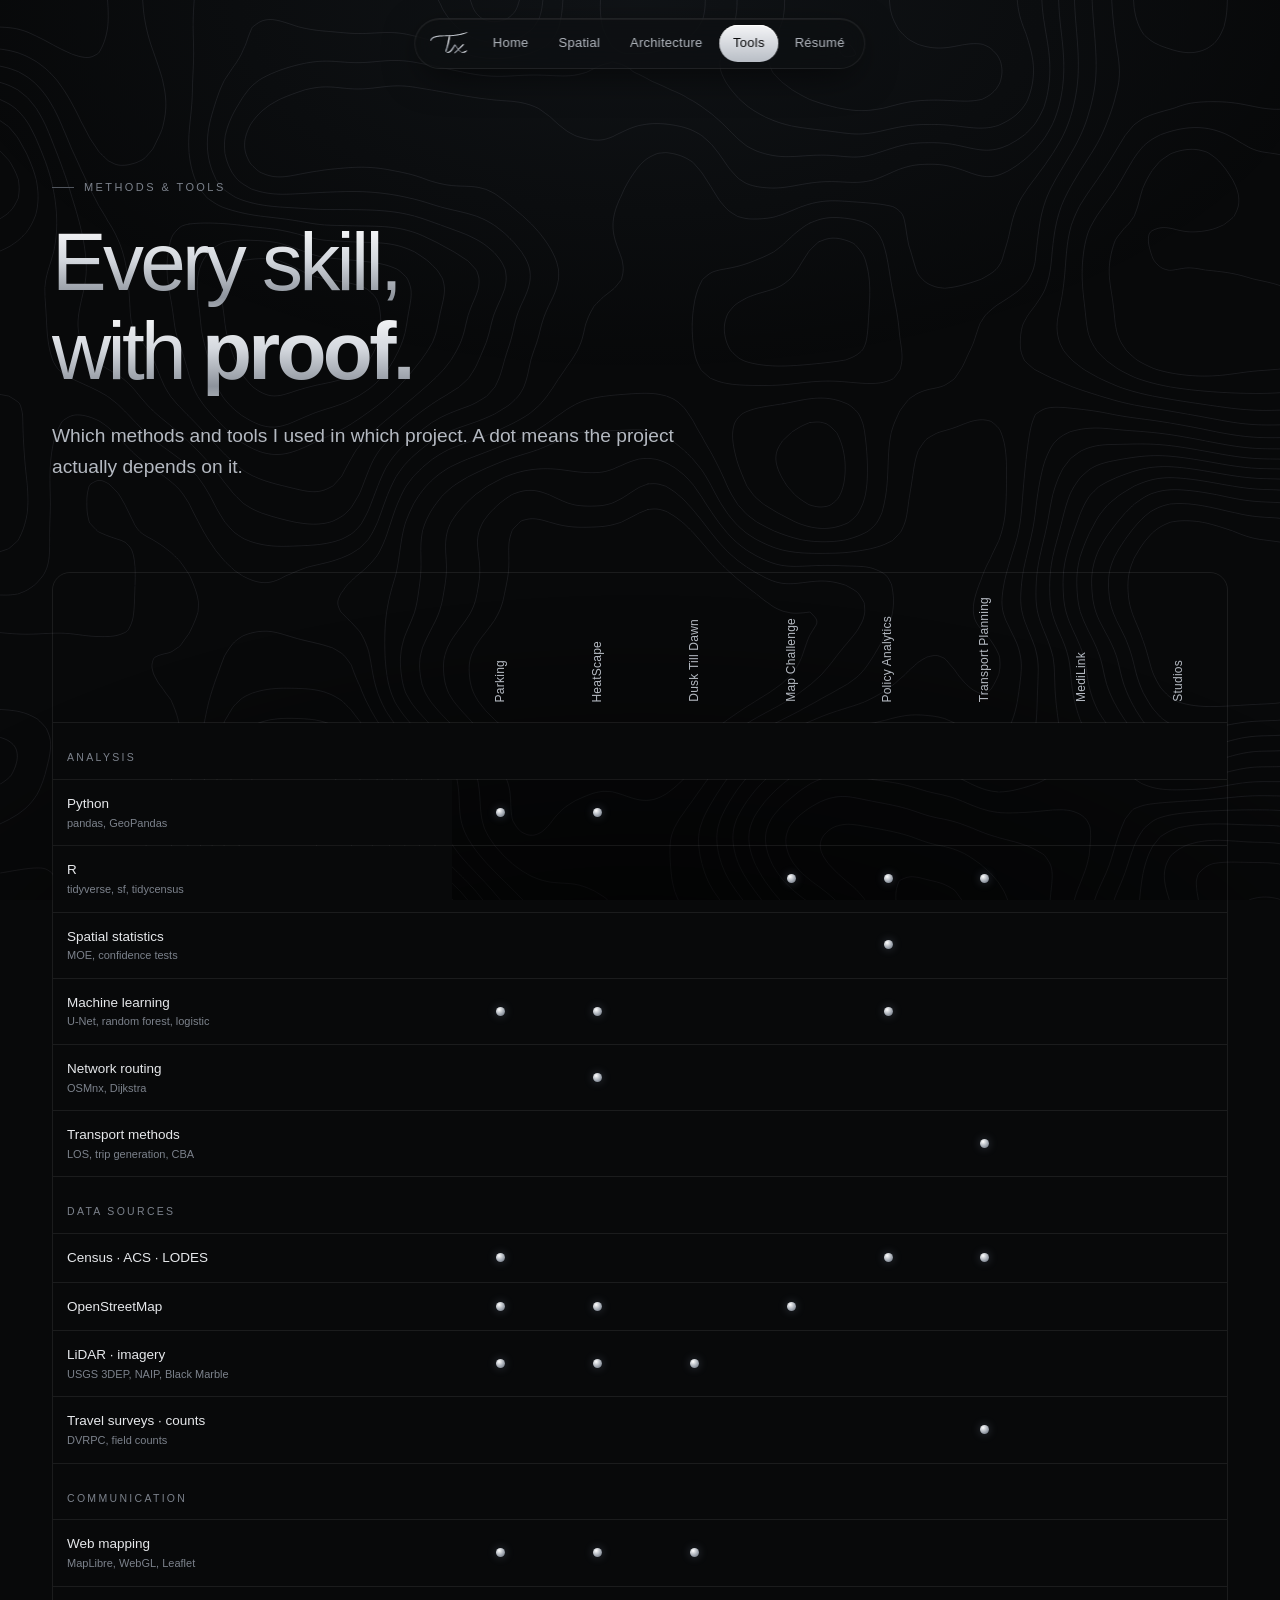
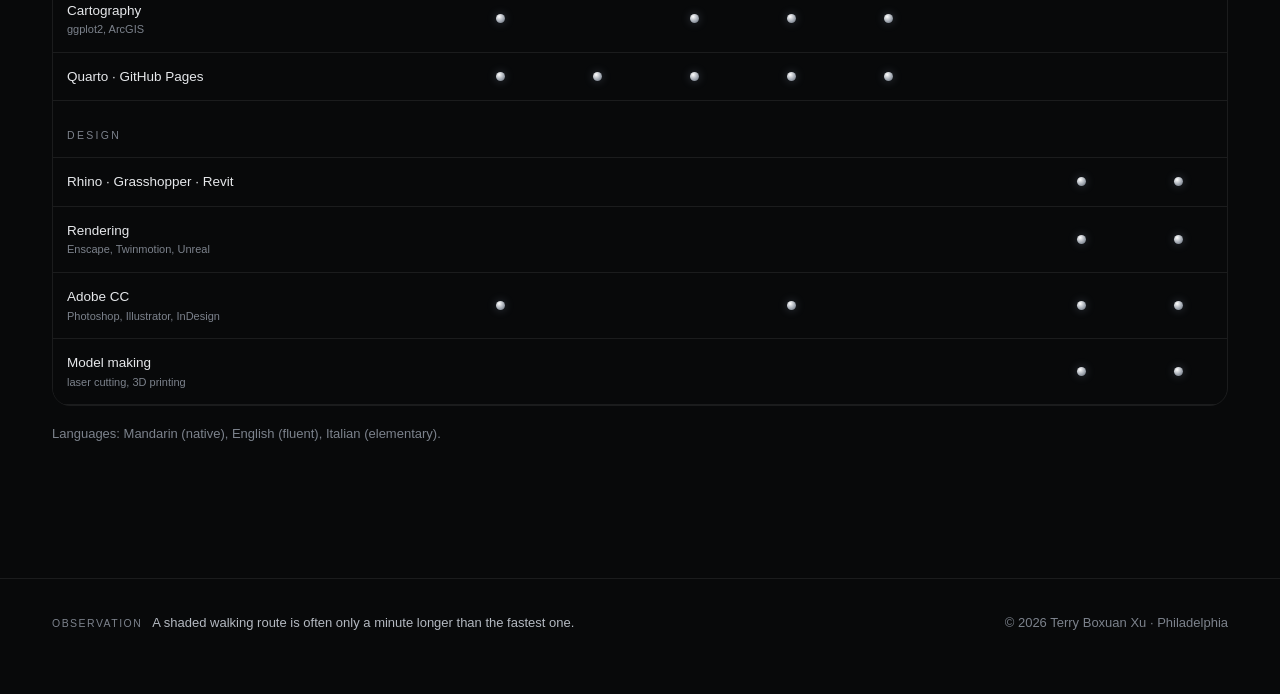
<file: tools.html>
<!DOCTYPE html>
<html lang="en">
<head>
<meta charset="utf-8">
<meta name="viewport" content="width=device-width, initial-scale=1">
<title>Methods & Tools · Terry Boxuan Xu</title>
<meta name="description" content="Skills and tools mapped to the projects that use them.">
<meta property="og:title" content="Methods & Tools · Terry Boxuan Xu">
<meta property="og:description" content="Skills and tools mapped to the projects that use them.">
<meta property="og:image" content="https://terbear15.github.io/assets/img2/og.jpg">
<meta name="theme-color" content="#08090a">
<link rel="icon" href="assets/img2/favicon.svg" type="image/svg+xml">
<link rel="stylesheet" href="assets/css/main.css?v=1795496767">

</head>
<body data-root="">
<div class="bg" aria-hidden="true"></div>
<div class="cursor-light" aria-hidden="true"></div>
<div class="progress" aria-hidden="true"></div>
<nav class="nav" aria-label="Main"><a href="index.html" aria-label="Home" class="mark"><svg class="sig" viewBox="6 2 232 146" xmlns="http://www.w3.org/2000/svg" aria-label="TX signature" role="img"><defs><linearGradient id="ng" x1="0" y1="0" x2=".35" y2="1"><stop offset="0" stop-color="#fff"/><stop offset=".42" stop-color="#d8dce2"/><stop offset=".7" stop-color="#8e949d"/><stop offset="1" stop-color="#d4d8de"/></linearGradient><filter id="ni" x="-6%" y="-6%" width="112%" height="112%"><feTurbulence type="fractalNoise" baseFrequency=".8" numOctaves="2" seed="3" result="n"/><feDisplacementMap in="SourceGraphic" in2="n" scale="1.2" xChannelSelector="R" yChannelSelector="G"/></filter><mask id="nm0" maskUnits="userSpaceOnUse"><path class="draw" d="M124.0 30.0 L123.7 32.7 L123.3 35.4 L122.9 38.1 L122.5 40.8 L122.1 43.5 L121.7 46.2 L121.2 49.0 L120.8 51.7 L120.3 54.4 L119.8 57.2 L119.3 59.9 L118.8 62.6 L118.3 65.3 L117.8 68.0 L117.2 70.6 L116.6 73.3 L116.1 75.9 L115.5 78.5 L114.9 81.1 L114.3 83.6 L113.7 86.1 L113.1 88.6 L112.5 91.0 L111.9 93.4 L111.2 95.8 L110.6 98.1 L109.9 100.3 L109.3 102.5 L108.6 104.7 L108.0 106.8 L107.3 108.8 L106.7 110.8 L106.0 112.7 L105.3 114.5 L104.7 116.3 L104.0 118.0 L103.6 119.1 L103.3 120.3 L103.2 121.3 L103.0 122.4 L103.0 123.3 L103.1 124.3 L103.2 125.2 L103.4 126.0 L103.7 126.8 L104.1 127.6 L104.5 128.3 L105.0 128.9 L105.5 129.5 L106.1 130.0 L106.8 130.5 L107.5 130.9 L108.3 131.2 L109.1 131.5 L110.0 131.7 L110.9 131.9 L111.9 132.0 L112.9 132.0 L114.0 131.9 L115.0 131.8 L116.2 131.6 L117.3 131.3 L118.5 130.9 L119.7 130.5 L120.9 130.0 L122.2 129.4 L123.4 128.7 L124.7 127.9 L126.0 127.1 L127.3 126.2 L128.7 125.1 L130.0 124.0 L130.8 123.2 L131.6 122.3 L132.5 121.4 L133.3 120.5 L134.1 119.5 L134.8 118.6 L135.6 117.6 L136.4 116.6 L137.2 115.6 L137.9 114.5 L138.7 113.5 L139.4 112.4 L140.1 111.4 L140.9 110.3 L141.6 109.2 L142.3 108.2 L143.0 107.1 L143.8 106.0 L144.5 104.9 L145.2 103.8 L145.9 102.8 L146.5 101.7 L147.2 100.6 L147.9 99.6 L148.6 98.5 L149.3 97.5 L150.0 96.4 L150.6 95.4 L151.3 94.4 L152.0 93.4 L152.7 92.5 L153.3 91.5 L154.0 90.6 L154.7 89.7 L155.3 88.8 L156.0 88.0 L156.7 89.0 L157.4 90.1 L158.0 91.1 L158.7 92.2 L159.5 93.3 L160.2 94.4 L160.9 95.6 L161.7 96.7 L162.4 97.9 L163.2 99.1 L164.0 100.3 L164.7 101.5 L165.5 102.7 L166.4 103.9 L167.2 105.1 L168.0 106.3 L168.9 107.5 L169.8 108.8 L170.6 110.0 L171.5 111.2 L172.4 112.3 L173.4 113.5 L174.3 114.7 L175.3 115.9 L176.2 117.0 L177.2 118.1 L178.2 119.2 L179.2 120.3 L180.3 121.4 L181.3 122.4 L182.4 123.4 L183.5 124.4 L184.6 125.3 L185.7 126.3 L186.8 127.1 L188.0 128.0 L188.8 128.6 L189.7 129.1 L190.6 129.5 L191.5 130.0 L192.4 130.3 L193.3 130.7 L194.3 131.0 L195.2 131.2 L196.2 131.4 L197.2 131.5 L198.2 131.6 L199.2 131.7 L200.2 131.7 L201.2 131.7 L202.3 131.6 L203.4 131.5 L204.4 131.3 L205.5 131.1 L206.6 130.9 L207.7 130.6 L208.8 130.2 L209.9 129.9 L211.0 129.4 L212.1 129.0 L213.3 128.5 L214.4 127.9 L215.6 127.3 L216.7 126.7 L217.9 126.0 L219.0 125.2 L220.2 124.5 L221.3 123.7 L222.5 122.8 L223.7 121.9 L224.8 121.0 L226.0 120.0" stroke="#fff" stroke-width="16" fill="none" stroke-linecap="round" stroke-linejoin="round"/></mask><mask id="nm1" maskUnits="userSpaceOnUse"><path class="draw" d="M14.0 66.0 L14.2 64.7 L14.4 63.3 L14.8 62.0 L15.2 60.8 L15.7 59.6 L16.3 58.4 L16.9 57.2 L17.6 56.1 L18.4 55.0 L19.3 53.9 L20.3 52.9 L21.3 51.9 L22.4 50.9 L23.6 49.9 L24.9 49.0 L26.2 48.1 L27.6 47.3 L29.1 46.5 L30.7 45.7 L32.3 44.9 L34.0 44.2 L35.8 43.5 L37.6 42.8 L39.5 42.2 L41.5 41.6 L43.5 41.0 L45.7 40.5 L47.9 40.0 L50.1 39.5 L52.4 39.0 L54.8 38.6 L57.3 38.2 L59.8 37.9 L62.4 37.5 L65.1 37.3 L67.8 37.0 L70.6 36.8 L73.5 36.6 L76.4 36.4 L79.4 36.2 L82.5 36.1 L85.6 36.1 L88.8 36.0 L92.0 36.0 L95.3 36.0 L98.5 36.0 L101.8 35.9 L105.0 35.9 L108.3 35.8 L111.5 35.8 L114.8 35.7 L118.0 35.5 L121.2 35.4 L124.4 35.3 L127.6 35.1 L130.8 34.9 L134.0 34.7 L137.2 34.5 L140.4 34.2 L143.6 33.9 L146.7 33.6 L149.9 33.3 L153.1 33.0 L156.2 32.6 L159.4 32.2 L162.5 31.8 L165.6 31.3 L168.8 30.8 L171.9 30.3 L175.0 29.7 L178.1 29.2 L181.2 28.6 L184.3 27.9 L187.4 27.3 L190.5 26.5 L193.6 25.8 L196.6 25.0 L199.7 24.2 L202.7 23.4 L205.8 22.5 L208.8 21.6 L211.9 20.6 L214.9 19.6 L218.0 18.6 L221.0 17.5 L224.0 16.4 L227.0 15.2 L230.0 14.0" stroke="#fff" stroke-width="16" fill="none" stroke-linecap="round" stroke-linejoin="round"/></mask><mask id="nm2" maskUnits="userSpaceOnUse"><path class="draw" d="M206.0 84.0 L204.9 85.1 L203.9 86.1 L202.8 87.2 L201.6 88.4 L200.5 89.5 L199.3 90.7 L198.1 91.9 L196.9 93.1 L195.7 94.3 L194.4 95.5 L193.2 96.8 L191.9 98.1 L190.6 99.3 L189.3 100.6 L187.9 102.0 L186.6 103.3 L185.2 104.6 L183.8 106.0 L182.4 107.4 L181.0 108.8 L179.6 110.1 L178.1 111.5 L176.7 113.0 L175.2 114.4 L173.7 115.8 L172.2 117.3 L170.7 118.7 L169.2 120.2 L167.6 121.6 L166.1 123.1 L164.5 124.6 L162.9 126.0 L161.3 127.5 L159.8 129.0 L158.1 130.5 L156.5 132.0 L154.9 133.5 L153.3 135.0 L151.6 136.5 L150.0 138.0" stroke="#fff" stroke-width="16" fill="none" stroke-linecap="round" stroke-linejoin="round"/></mask></defs><g filter="url(#ni)" fill="url(#ng)"><path d="M123.8 30.0 L122.4 32.5 L121.4 35.1 L120.5 37.7 L119.6 40.4 L118.8 43.0 L118.0 45.6 L117.2 48.3 L116.6 51.0 L116.2 53.7 L115.7 56.4 L115.2 59.1 L114.6 61.8 L114.1 64.5 L113.6 67.1 L113.0 69.8 L112.5 72.4 L111.9 75.0 L111.3 77.6 L110.7 80.1 L110.1 82.6 L109.5 85.1 L108.9 87.5 L108.3 89.9 L107.7 92.3 L107.0 94.6 L106.4 96.9 L105.8 99.1 L105.1 101.3 L104.5 103.4 L103.8 105.4 L103.2 107.4 L102.5 109.3 L101.8 111.2 L101.2 113.0 L100.5 114.7 L99.8 116.5 L99.4 117.9 L99.2 119.3 L99.0 120.7 L99.0 122.1 L99.1 123.4 L99.4 124.7 L99.8 125.8 L100.3 126.9 L101.0 127.9 L101.8 128.8 L102.6 129.5 L103.5 130.1 L104.5 130.5 L105.5 130.9 L106.4 131.1 L107.0 131.8 L107.8 132.5 L108.6 133.2 L109.6 133.7 L110.6 134.2 L111.8 134.5 L113.0 134.7 L114.2 134.9 L115.5 134.9 L116.9 134.8 L118.2 134.7 L119.6 134.4 L121.1 134.0 L122.5 133.5 L124.0 132.9 L125.4 132.2 L126.9 131.4 L128.4 130.5 L129.9 129.5 L131.4 128.5 L132.9 127.2 L134.0 126.2 L134.9 125.3 L135.8 124.3 L136.6 123.4 L137.5 122.4 L138.3 121.4 L139.1 120.3 L140.0 119.3 L140.8 118.2 L141.5 117.2 L142.3 116.1 L143.1 115.0 L143.8 113.9 L144.6 112.8 L145.3 111.8 L146.1 110.7 L146.8 109.6 L147.5 108.5 L148.2 107.4 L148.9 106.3 L149.6 105.2 L150.3 104.1 L151.0 103.1 L151.7 102.0 L152.4 101.0 L153.0 99.9 L153.7 98.9 L154.4 97.9 L155.0 97.0 L155.7 96.0 L156.3 95.1 L157.0 94.2 L157.6 93.3 L158.2 92.4 L158.9 91.6 L155.7 90.3 L154.8 90.3 L155.4 91.3 L156.1 92.4 L156.8 93.5 L157.5 94.6 L158.2 95.7 L159.0 96.8 L159.7 98.0 L160.5 99.2 L161.2 100.3 L162.0 101.5 L162.8 102.7 L163.7 103.9 L164.5 105.2 L165.4 106.4 L166.2 107.6 L167.1 108.8 L168.0 110.0 L168.9 111.2 L169.9 112.4 L170.8 113.6 L171.8 114.8 L172.8 115.9 L173.8 117.1 L174.9 118.2 L175.9 119.3 L177.0 120.4 L178.1 121.4 L179.2 122.5 L180.3 123.5 L181.4 124.4 L182.6 125.4 L183.8 126.3 L185.0 127.2 L186.2 128.0 L187.5 128.7 L188.5 129.2 L189.3 129.8 L190.1 130.5 L191.0 131.1 L191.9 131.7 L192.8 132.2 L193.8 132.7 L194.8 133.1 L195.8 133.5 L196.9 133.8 L198.0 134.1 L199.1 134.3 L200.2 134.5 L201.4 134.6 L202.6 134.6 L203.8 134.6 L205.0 134.5 L206.2 134.4 L207.4 134.2 L208.7 134.0 L209.9 133.7 L211.2 133.3 L212.4 132.9 L213.7 132.5 L214.9 132.0 L216.1 131.3 L217.3 130.5 L218.4 129.6 L219.5 128.7 L220.6 127.7 L221.7 126.7 L222.7 125.6 L223.7 124.4 L224.6 123.1 L225.5 121.8 L226.2 120.2 L225.8 119.8 L224.2 120.2 L222.7 120.7 L221.3 121.2 L220.0 121.8 L218.7 122.3 L217.4 122.8 L216.2 123.3 L215.0 123.7 L213.9 124.1 L212.7 124.5 L211.6 124.9 L210.6 125.4 L209.6 125.9 L208.6 126.4 L207.7 126.8 L206.7 127.2 L205.8 127.5 L204.8 127.9 L203.9 128.1 L202.9 128.4 L202.0 128.6 L201.1 128.8 L200.2 129.0 L199.3 129.1 L198.4 129.2 L197.5 129.3 L196.6 129.3 L195.6 129.3 L194.7 129.2 L193.8 129.1 L192.9 129.0 L192.0 128.8 L191.1 128.6 L190.1 128.3 L189.2 128.0 L188.5 127.3 L187.5 126.3 L186.4 125.4 L185.4 124.4 L184.4 123.4 L183.3 122.4 L182.4 121.3 L181.4 120.3 L180.4 119.2 L179.5 118.1 L178.5 116.9 L177.6 115.8 L176.7 114.6 L175.8 113.5 L174.9 112.3 L174.0 111.1 L173.2 109.9 L172.3 108.7 L171.5 107.5 L170.6 106.3 L169.8 105.1 L169.0 103.9 L168.2 102.6 L167.4 101.4 L166.6 100.2 L165.9 99.0 L165.1 97.8 L164.3 96.7 L163.6 95.5 L162.9 94.3 L162.1 93.2 L161.4 92.1 L160.7 90.9 L160.0 89.9 L159.3 88.8 L158.6 87.8 L156.3 85.7 L151.8 86.1 L151.1 87.0 L150.4 88.0 L149.7 88.9 L149.0 89.9 L148.3 90.9 L147.6 91.9 L146.9 92.9 L146.2 94.0 L145.5 95.0 L144.8 96.0 L144.2 97.1 L143.5 98.2 L142.8 99.2 L142.1 100.3 L141.4 101.4 L140.7 102.5 L140.0 103.5 L139.3 104.6 L138.6 105.7 L137.9 106.7 L137.2 107.8 L136.4 108.8 L135.7 109.9 L135.0 110.9 L134.3 111.9 L133.6 112.9 L132.8 113.9 L132.1 114.8 L131.4 115.8 L130.6 116.7 L129.9 117.6 L129.1 118.4 L128.4 119.3 L127.6 120.1 L127.1 120.8 L126.0 121.8 L124.8 122.8 L123.7 123.6 L122.5 124.5 L121.5 125.2 L120.4 125.9 L119.3 126.5 L118.3 127.0 L117.3 127.5 L116.4 127.9 L115.5 128.3 L114.6 128.6 L113.7 128.9 L112.8 129.2 L112.0 129.4 L111.2 129.6 L110.4 129.7 L109.6 129.8 L108.8 129.9 L108.0 129.9 L107.2 129.9 L106.8 129.1 L106.5 128.4 L106.4 127.7 L106.3 127.0 L106.3 126.3 L106.4 125.7 L106.5 125.1 L106.6 124.5 L106.8 123.9 L106.9 123.3 L107.1 122.6 L107.3 121.9 L107.5 121.2 L107.8 120.4 L108.2 119.5 L108.8 117.9 L109.5 116.0 L110.2 114.1 L110.8 112.2 L111.5 110.2 L112.2 108.1 L112.8 106.0 L113.5 103.8 L114.1 101.5 L114.8 99.2 L115.4 96.9 L116.0 94.5 L116.7 92.1 L117.3 89.6 L117.9 87.1 L118.5 84.6 L119.1 82.0 L119.7 79.4 L120.3 76.8 L120.8 74.2 L121.4 71.5 L121.9 68.8 L122.5 66.1 L123.0 63.4 L123.5 60.7 L124.0 57.9 L124.5 55.2 L124.9 52.4 L125.3 49.6 L125.4 46.8 L125.4 44.0 L125.4 41.2 L125.4 38.4 L125.2 35.6 L124.9 32.8 L124.2 30.0Z" mask="url(#nm0)"/><path d="M14.2 66.0 L15.7 64.9 L16.8 63.9 L17.7 62.9 L18.7 62.1 L19.3 61.2 L19.8 60.2 L20.3 59.3 L20.9 58.3 L21.6 57.4 L22.3 56.5 L23.1 55.6 L24.0 54.7 L24.9 53.9 L25.9 53.0 L27.0 52.1 L28.2 51.3 L29.5 50.5 L30.8 49.7 L32.2 48.9 L33.7 48.2 L35.3 47.4 L37.0 46.7 L38.7 46.1 L40.5 45.4 L42.4 44.8 L44.4 44.2 L46.4 43.6 L48.6 43.1 L50.8 42.6 L53.0 42.1 L55.4 41.7 L57.8 41.3 L60.2 40.9 L62.8 40.6 L65.4 40.2 L68.1 39.9 L70.9 39.7 L73.7 39.5 L76.6 39.3 L79.5 39.1 L82.5 39.0 L85.6 38.9 L88.8 38.8 L92.0 38.8 L95.3 38.8 L98.6 38.8 L101.8 38.7 L105.1 38.7 L108.3 38.7 L111.6 38.6 L114.8 38.5 L118.1 38.4 L121.3 38.3 L124.6 38.1 L127.8 38.0 L131.0 37.8 L134.2 37.6 L137.4 37.4 L140.6 37.2 L143.8 36.9 L147.0 36.6 L150.2 36.3 L153.4 36.0 L156.6 35.6 L159.8 35.2 L162.9 34.8 L166.1 34.3 L169.3 33.9 L172.4 33.4 L175.6 32.8 L178.7 32.3 L181.8 31.7 L185.0 31.1 L188.1 30.4 L191.2 29.7 L194.3 29.0 L197.4 28.2 L200.5 27.3 L203.6 26.3 L206.6 25.2 L209.6 24.1 L212.6 22.9 L215.6 21.7 L218.6 20.4 L221.5 19.0 L224.4 17.6 L227.3 16.0 L230.1 14.2 L229.9 13.8 L226.7 14.4 L223.5 15.2 L220.4 16.0 L217.3 16.8 L214.2 17.5 L211.1 18.3 L208.1 19.1 L205.0 19.8 L201.9 20.5 L198.9 21.1 L195.8 21.9 L192.8 22.6 L189.7 23.4 L186.7 24.1 L183.6 24.8 L180.6 25.4 L177.5 26.1 L174.4 26.6 L171.4 27.2 L168.3 27.7 L165.2 28.2 L162.1 28.7 L159.0 29.2 L155.8 29.6 L152.7 30.0 L149.6 30.3 L146.4 30.7 L143.3 31.0 L140.1 31.3 L137.0 31.5 L133.8 31.8 L130.6 32.0 L127.5 32.2 L124.3 32.4 L121.1 32.5 L117.9 32.7 L114.7 32.8 L111.4 32.9 L108.2 33.0 L105.0 33.1 L101.8 33.1 L98.5 33.2 L95.3 33.2 L92.0 33.2 L88.7 33.2 L85.5 33.2 L82.4 33.3 L79.3 33.4 L76.3 33.5 L73.3 33.6 L70.4 33.8 L67.6 34.0 L64.8 34.3 L62.1 34.5 L59.4 34.8 L56.9 35.2 L54.3 35.5 L51.9 35.9 L49.5 36.4 L47.2 36.8 L44.9 37.3 L42.7 37.8 L40.6 38.4 L38.5 39.0 L36.5 39.6 L34.5 40.3 L32.6 40.9 L30.8 41.7 L29.1 42.4 L27.4 43.3 L25.8 44.1 L24.2 45.0 L22.7 45.9 L21.3 46.9 L19.9 47.9 L18.7 49.0 L17.5 50.1 L16.3 51.3 L15.3 52.5 L14.3 53.8 L13.5 55.2 L12.7 56.5 L12.0 58.0 L11.7 59.5 L11.8 61.2 L12.1 62.8 L12.6 64.4 L13.8 66.0Z" mask="url(#nm1)"/><path d="M205.8 83.8 L203.6 83.8 L201.9 84.2 L200.3 84.8 L199.0 85.8 L197.9 86.9 L196.7 88.1 L195.5 89.3 L194.3 90.5 L193.1 91.7 L191.9 92.9 L190.6 94.2 L189.3 95.5 L188.0 96.7 L186.7 98.0 L185.4 99.4 L184.0 100.7 L182.6 102.0 L181.3 103.4 L179.9 104.7 L178.4 106.1 L177.0 107.5 L175.6 108.9 L174.1 110.3 L172.6 111.8 L171.2 113.2 L169.7 114.6 L168.2 116.1 L166.6 117.5 L165.1 119.0 L163.6 120.4 L162.0 121.9 L160.4 123.4 L158.9 124.9 L157.3 126.4 L155.8 128.0 L154.5 129.8 L153.2 131.7 L152.0 133.6 L150.8 135.5 L149.8 137.8 L150.2 138.2 L152.5 137.5 L154.6 136.4 L156.6 135.3 L158.6 134.2 L160.5 133.0 L162.2 131.7 L163.8 130.2 L165.4 128.7 L167.0 127.2 L168.6 125.7 L170.1 124.3 L171.7 122.8 L173.2 121.3 L174.7 119.9 L176.2 118.5 L177.7 117.0 L179.2 115.6 L180.7 114.2 L182.1 112.8 L183.6 111.4 L185.0 110.0 L186.4 108.6 L187.8 107.3 L189.1 105.9 L190.5 104.6 L191.8 103.3 L193.2 102.0 L194.5 100.7 L195.8 99.4 L197.0 98.1 L198.3 96.9 L199.5 95.7 L200.7 94.5 L201.9 93.3 L203.1 92.1 L204.2 91.0 L205.2 89.7 L205.8 88.1 L206.2 86.4 L206.2 84.2Z" mask="url(#nm2)"/></g></svg></a><a class="link" href="index.html">Home</a><a class="link" href="spatial.html">Spatial</a><a class="link" href="architecture.html">Architecture</a><a class="link active hide-sm" href="tools.html">Tools</a><a class="link" href="resume.html">Résumé</a></nav>
<main>

<header class="page-hero">
  <div class="wrap">
    <span class="label rv">Methods &amp; tools</span>
    <h1 class="display"><span class="rv-line"><span class="metal">Every skill,</span></span><span class="rv-line"><span class="metal">with <b>proof.</b></span></span></h1>
    <p class="lead rv d2">Which methods and tools I used in which project. A dot means the project actually depends on it.</p>
  </div>
</header>
<div class="wrap" style="padding-bottom:120px">
  <div class="matrix-wrap rv"><table class="matrix"><thead><tr><th></th><th><span>Parking</span></th><th><span>HeatScape</span></th><th><span>Dusk Till Dawn</span></th><th><span>Map Challenge</span></th><th><span>Policy Analytics</span></th><th><span>Transport Planning</span></th><th><span>MediLink</span></th><th><span>Studios</span></th></tr></thead><tbody><tr class="grp"><th colspan="9">Analysis</th></tr><tr><th>Python<small>pandas, GeoPandas</small></th><td><i></i></td><td><i></i></td><td></td><td></td><td></td><td></td><td></td><td></td></tr><tr><th>R<small>tidyverse, sf, tidycensus</small></th><td></td><td></td><td></td><td><i></i></td><td><i></i></td><td><i></i></td><td></td><td></td></tr><tr><th>Spatial statistics<small>MOE, confidence tests</small></th><td></td><td></td><td></td><td></td><td><i></i></td><td></td><td></td><td></td></tr><tr><th>Machine learning<small>U-Net, random forest, logistic</small></th><td><i></i></td><td><i></i></td><td></td><td></td><td><i></i></td><td></td><td></td><td></td></tr><tr><th>Network routing<small>OSMnx, Dijkstra</small></th><td></td><td><i></i></td><td></td><td></td><td></td><td></td><td></td><td></td></tr><tr><th>Transport methods<small>LOS, trip generation, CBA</small></th><td></td><td></td><td></td><td></td><td></td><td><i></i></td><td></td><td></td></tr><tr class="grp"><th colspan="9">Data sources</th></tr><tr><th>Census · ACS · LODES</th><td><i></i></td><td></td><td></td><td></td><td><i></i></td><td><i></i></td><td></td><td></td></tr><tr><th>OpenStreetMap</th><td><i></i></td><td><i></i></td><td></td><td><i></i></td><td></td><td></td><td></td><td></td></tr><tr><th>LiDAR · imagery<small>USGS 3DEP, NAIP, Black Marble</small></th><td><i></i></td><td><i></i></td><td><i></i></td><td></td><td></td><td></td><td></td><td></td></tr><tr><th>Travel surveys · counts<small>DVRPC, field counts</small></th><td></td><td></td><td></td><td></td><td></td><td><i></i></td><td></td><td></td></tr><tr class="grp"><th colspan="9">Communication</th></tr><tr><th>Web mapping<small>MapLibre, WebGL, Leaflet</small></th><td><i></i></td><td><i></i></td><td><i></i></td><td></td><td></td><td></td><td></td><td></td></tr><tr><th>Cartography<small>ggplot2, ArcGIS</small></th><td><i></i></td><td></td><td><i></i></td><td><i></i></td><td><i></i></td><td></td><td></td><td></td></tr><tr><th>Quarto · GitHub Pages</th><td><i></i></td><td><i></i></td><td><i></i></td><td><i></i></td><td><i></i></td><td></td><td></td><td></td></tr><tr class="grp"><th colspan="9">Design</th></tr><tr><th>Rhino · Grasshopper · Revit</th><td></td><td></td><td></td><td></td><td></td><td></td><td><i></i></td><td><i></i></td></tr><tr><th>Rendering<small>Enscape, Twinmotion, Unreal</small></th><td></td><td></td><td></td><td></td><td></td><td></td><td><i></i></td><td><i></i></td></tr><tr><th>Adobe CC<small>Photoshop, Illustrator, InDesign</small></th><td><i></i></td><td></td><td></td><td><i></i></td><td></td><td></td><td><i></i></td><td><i></i></td></tr><tr><th>Model making<small>laser cutting, 3D printing</small></th><td></td><td></td><td></td><td></td><td></td><td></td><td><i></i></td><td><i></i></td></tr></tbody></table></div>
  <p class="muted rv" style="font-size:13px;margin-top:18px">Languages: Mandarin (native), English (fluent), Italian (elementary).</p>
</div>

</main>
<footer><div class="wrap"><div class="obs"><b>Observation</b><span id="obs"></span></div><div>© 2026 Terry Boxuan Xu · Philadelphia</div></div></footer>
<button class="to-top" aria-label="Back to top"><svg viewBox="0 0 16 16" fill="none" stroke="currentColor" stroke-width="1.5"><path d="M8 13V3M4 7l4-4 4 4"/></svg></button>
<script src="assets/js/bg.js?v=1795496767" defer></script>
<script src="assets/js/main.js?v=1795496767" defer></script>
</body>
</html>
</file>
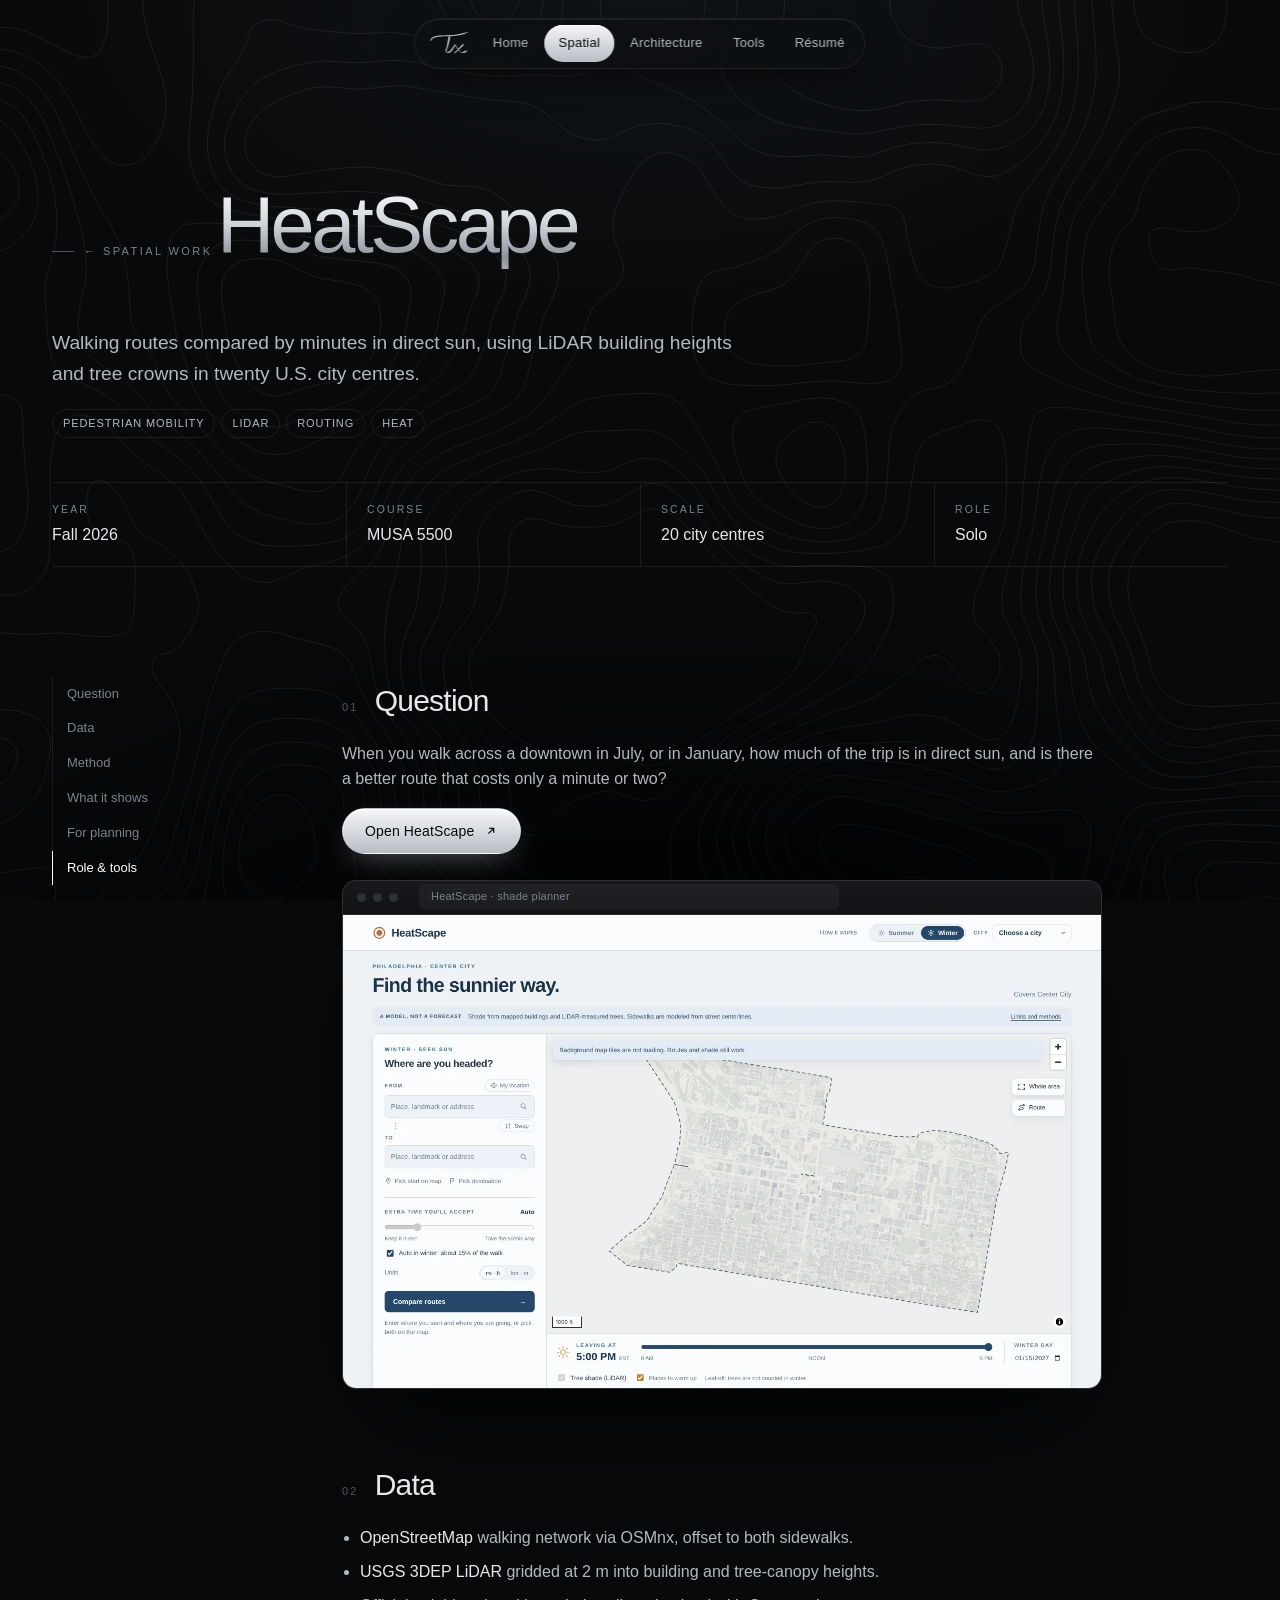
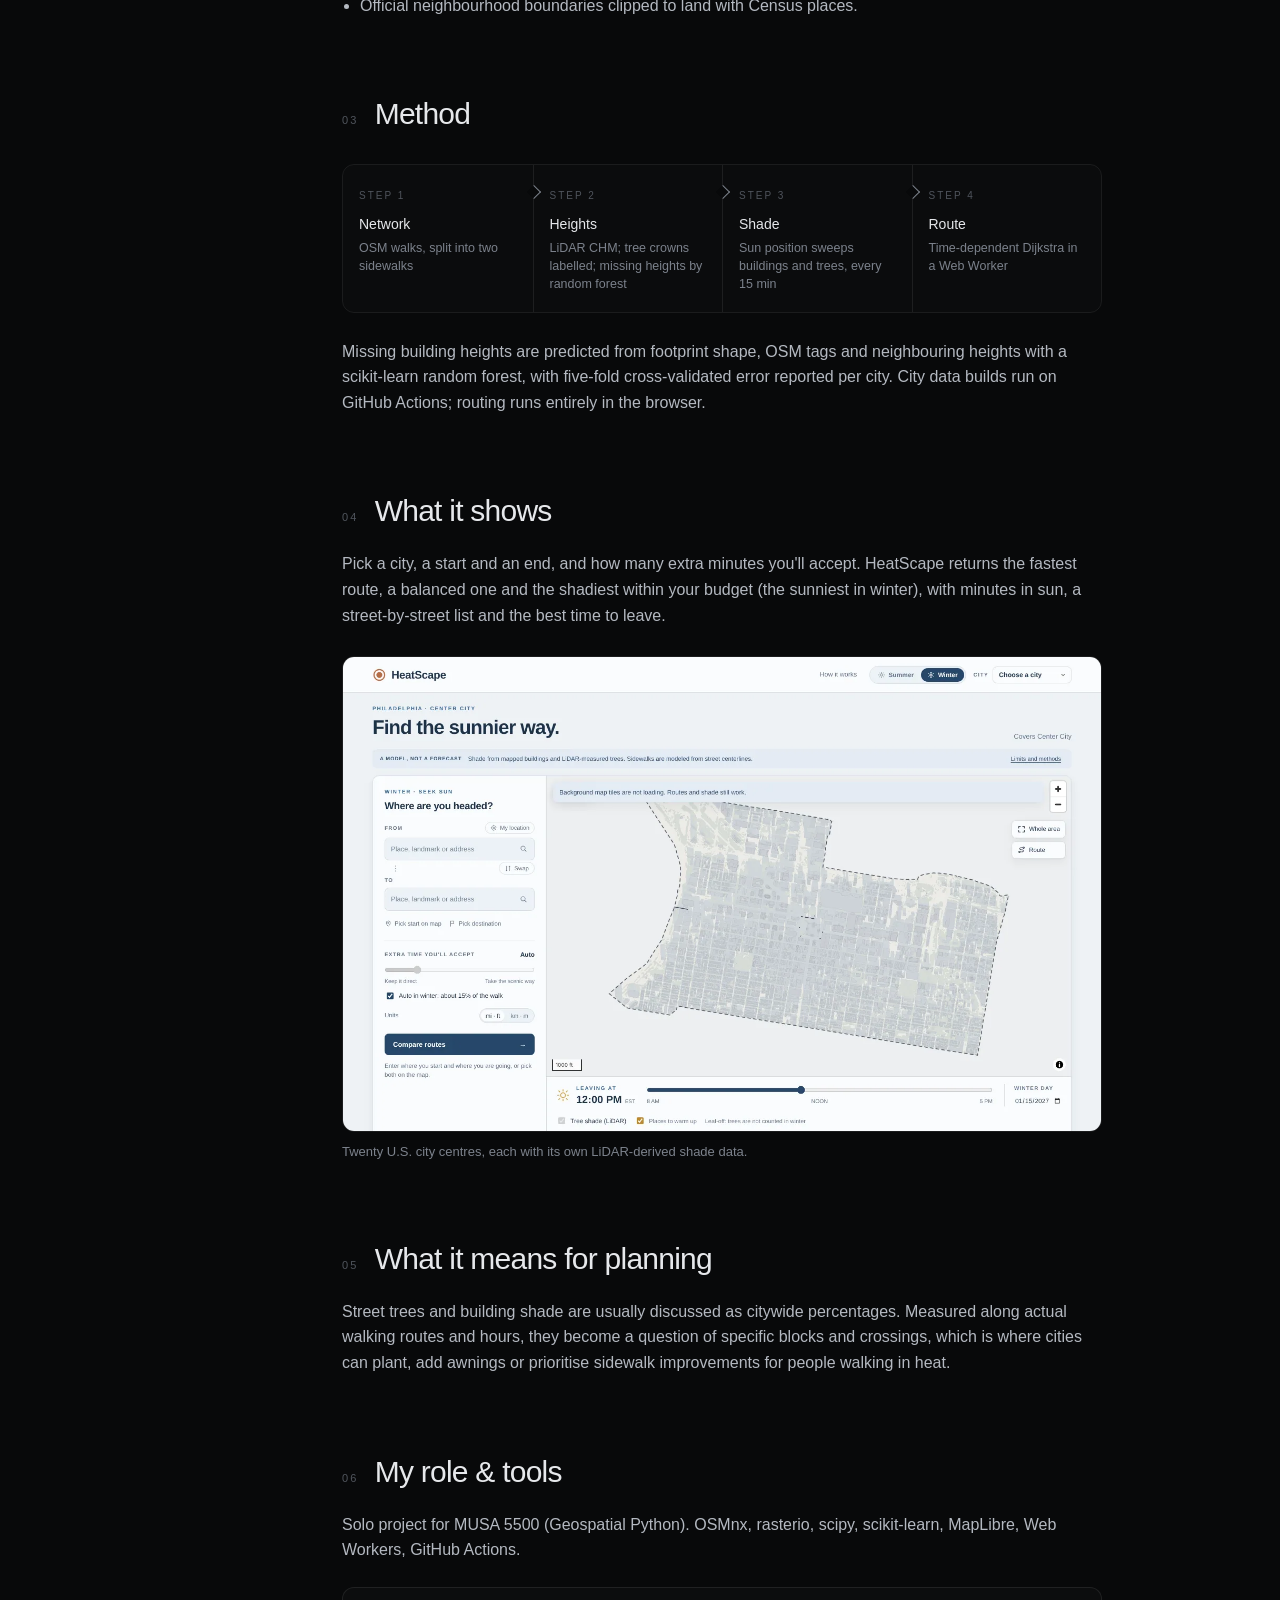
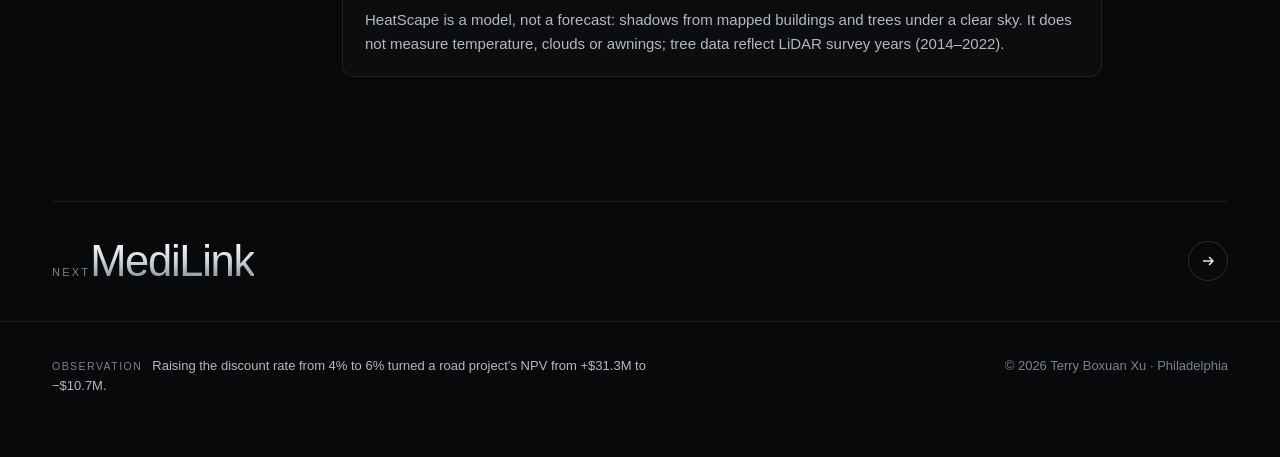
<file: projects/heatscape.html>
<!DOCTYPE html>
<html lang="en">
<head>
<meta charset="utf-8">
<meta name="viewport" content="width=device-width, initial-scale=1">
<title>HeatScape · Terry Boxuan Xu</title>
<meta name="description" content="Walking routes compared by minutes in direct sun, using LiDAR building heights and tree crowns in twenty U.S. city centres.">
<meta property="og:title" content="HeatScape · Terry Boxuan Xu">
<meta property="og:description" content="Walking routes compared by minutes in direct sun, using LiDAR building heights and tree crowns in twenty U.S. city centres.">
<meta property="og:image" content="https://terbear15.github.io/assets/img2/og.jpg">
<meta name="theme-color" content="#08090a">
<link rel="icon" href="../assets/img2/favicon.svg" type="image/svg+xml">
<link rel="stylesheet" href="../assets/css/main.css?v=1795496767">

</head>
<body data-root="../">
<div class="bg" aria-hidden="true"></div>
<div class="cursor-light" aria-hidden="true"></div>
<div class="progress" aria-hidden="true"></div>
<nav class="nav" aria-label="Main"><a href="../index.html" aria-label="Home" class="mark"><svg class="sig" viewBox="6 2 232 146" xmlns="http://www.w3.org/2000/svg" aria-label="TX signature" role="img"><defs><linearGradient id="ng" x1="0" y1="0" x2=".35" y2="1"><stop offset="0" stop-color="#fff"/><stop offset=".42" stop-color="#d8dce2"/><stop offset=".7" stop-color="#8e949d"/><stop offset="1" stop-color="#d4d8de"/></linearGradient><filter id="ni" x="-6%" y="-6%" width="112%" height="112%"><feTurbulence type="fractalNoise" baseFrequency=".8" numOctaves="2" seed="3" result="n"/><feDisplacementMap in="SourceGraphic" in2="n" scale="1.2" xChannelSelector="R" yChannelSelector="G"/></filter><mask id="nm0" maskUnits="userSpaceOnUse"><path class="draw" d="M124.0 30.0 L123.7 32.7 L123.3 35.4 L122.9 38.1 L122.5 40.8 L122.1 43.5 L121.7 46.2 L121.2 49.0 L120.8 51.7 L120.3 54.4 L119.8 57.2 L119.3 59.9 L118.8 62.6 L118.3 65.3 L117.8 68.0 L117.2 70.6 L116.6 73.3 L116.1 75.9 L115.5 78.5 L114.9 81.1 L114.3 83.6 L113.7 86.1 L113.1 88.6 L112.5 91.0 L111.9 93.4 L111.2 95.8 L110.6 98.1 L109.9 100.3 L109.3 102.5 L108.6 104.7 L108.0 106.8 L107.3 108.8 L106.7 110.8 L106.0 112.7 L105.3 114.5 L104.7 116.3 L104.0 118.0 L103.6 119.1 L103.3 120.3 L103.2 121.3 L103.0 122.4 L103.0 123.3 L103.1 124.3 L103.2 125.2 L103.4 126.0 L103.7 126.8 L104.1 127.6 L104.5 128.3 L105.0 128.9 L105.5 129.5 L106.1 130.0 L106.8 130.5 L107.5 130.9 L108.3 131.2 L109.1 131.5 L110.0 131.7 L110.9 131.9 L111.9 132.0 L112.9 132.0 L114.0 131.9 L115.0 131.8 L116.2 131.6 L117.3 131.3 L118.5 130.9 L119.7 130.5 L120.9 130.0 L122.2 129.4 L123.4 128.7 L124.7 127.9 L126.0 127.1 L127.3 126.2 L128.7 125.1 L130.0 124.0 L130.8 123.2 L131.6 122.3 L132.5 121.4 L133.3 120.5 L134.1 119.5 L134.8 118.6 L135.6 117.6 L136.4 116.6 L137.2 115.6 L137.9 114.5 L138.7 113.5 L139.4 112.4 L140.1 111.4 L140.9 110.3 L141.6 109.2 L142.3 108.2 L143.0 107.1 L143.8 106.0 L144.5 104.9 L145.2 103.8 L145.9 102.8 L146.5 101.7 L147.2 100.6 L147.9 99.6 L148.6 98.5 L149.3 97.5 L150.0 96.4 L150.6 95.4 L151.3 94.4 L152.0 93.4 L152.7 92.5 L153.3 91.5 L154.0 90.6 L154.7 89.7 L155.3 88.8 L156.0 88.0 L156.7 89.0 L157.4 90.1 L158.0 91.1 L158.7 92.2 L159.5 93.3 L160.2 94.4 L160.9 95.6 L161.7 96.7 L162.4 97.9 L163.2 99.1 L164.0 100.3 L164.7 101.5 L165.5 102.7 L166.4 103.9 L167.2 105.1 L168.0 106.3 L168.9 107.5 L169.8 108.8 L170.6 110.0 L171.5 111.2 L172.4 112.3 L173.4 113.5 L174.3 114.7 L175.3 115.9 L176.2 117.0 L177.2 118.1 L178.2 119.2 L179.2 120.3 L180.3 121.4 L181.3 122.4 L182.4 123.4 L183.5 124.4 L184.6 125.3 L185.7 126.3 L186.8 127.1 L188.0 128.0 L188.8 128.6 L189.7 129.1 L190.6 129.5 L191.5 130.0 L192.4 130.3 L193.3 130.7 L194.3 131.0 L195.2 131.2 L196.2 131.4 L197.2 131.5 L198.2 131.6 L199.2 131.7 L200.2 131.7 L201.2 131.7 L202.3 131.6 L203.4 131.5 L204.4 131.3 L205.5 131.1 L206.6 130.9 L207.7 130.6 L208.8 130.2 L209.9 129.9 L211.0 129.4 L212.1 129.0 L213.3 128.5 L214.4 127.9 L215.6 127.3 L216.7 126.7 L217.9 126.0 L219.0 125.2 L220.2 124.5 L221.3 123.7 L222.5 122.8 L223.7 121.9 L224.8 121.0 L226.0 120.0" stroke="#fff" stroke-width="16" fill="none" stroke-linecap="round" stroke-linejoin="round"/></mask><mask id="nm1" maskUnits="userSpaceOnUse"><path class="draw" d="M14.0 66.0 L14.2 64.7 L14.4 63.3 L14.8 62.0 L15.2 60.8 L15.7 59.6 L16.3 58.4 L16.9 57.2 L17.6 56.1 L18.4 55.0 L19.3 53.9 L20.3 52.9 L21.3 51.9 L22.4 50.9 L23.6 49.9 L24.9 49.0 L26.2 48.1 L27.6 47.3 L29.1 46.5 L30.7 45.7 L32.3 44.9 L34.0 44.2 L35.8 43.5 L37.6 42.8 L39.5 42.2 L41.5 41.6 L43.5 41.0 L45.7 40.5 L47.9 40.0 L50.1 39.5 L52.4 39.0 L54.8 38.6 L57.3 38.2 L59.8 37.9 L62.4 37.5 L65.1 37.3 L67.8 37.0 L70.6 36.8 L73.5 36.6 L76.4 36.4 L79.4 36.2 L82.5 36.1 L85.6 36.1 L88.8 36.0 L92.0 36.0 L95.3 36.0 L98.5 36.0 L101.8 35.9 L105.0 35.9 L108.3 35.8 L111.5 35.8 L114.8 35.7 L118.0 35.5 L121.2 35.4 L124.4 35.3 L127.6 35.1 L130.8 34.9 L134.0 34.7 L137.2 34.5 L140.4 34.2 L143.6 33.9 L146.7 33.6 L149.9 33.3 L153.1 33.0 L156.2 32.6 L159.4 32.2 L162.5 31.8 L165.6 31.3 L168.8 30.8 L171.9 30.3 L175.0 29.7 L178.1 29.2 L181.2 28.6 L184.3 27.9 L187.4 27.3 L190.5 26.5 L193.6 25.8 L196.6 25.0 L199.7 24.2 L202.7 23.4 L205.8 22.5 L208.8 21.6 L211.9 20.6 L214.9 19.6 L218.0 18.6 L221.0 17.5 L224.0 16.4 L227.0 15.2 L230.0 14.0" stroke="#fff" stroke-width="16" fill="none" stroke-linecap="round" stroke-linejoin="round"/></mask><mask id="nm2" maskUnits="userSpaceOnUse"><path class="draw" d="M206.0 84.0 L204.9 85.1 L203.9 86.1 L202.8 87.2 L201.6 88.4 L200.5 89.5 L199.3 90.7 L198.1 91.9 L196.9 93.1 L195.7 94.3 L194.4 95.5 L193.2 96.8 L191.9 98.1 L190.6 99.3 L189.3 100.6 L187.9 102.0 L186.6 103.3 L185.2 104.6 L183.8 106.0 L182.4 107.4 L181.0 108.8 L179.6 110.1 L178.1 111.5 L176.7 113.0 L175.2 114.4 L173.7 115.8 L172.2 117.3 L170.7 118.7 L169.2 120.2 L167.6 121.6 L166.1 123.1 L164.5 124.6 L162.9 126.0 L161.3 127.5 L159.8 129.0 L158.1 130.5 L156.5 132.0 L154.9 133.5 L153.3 135.0 L151.6 136.5 L150.0 138.0" stroke="#fff" stroke-width="16" fill="none" stroke-linecap="round" stroke-linejoin="round"/></mask></defs><g filter="url(#ni)" fill="url(#ng)"><path d="M123.8 30.0 L122.4 32.5 L121.4 35.1 L120.5 37.7 L119.6 40.4 L118.8 43.0 L118.0 45.6 L117.2 48.3 L116.6 51.0 L116.2 53.7 L115.7 56.4 L115.2 59.1 L114.6 61.8 L114.1 64.5 L113.6 67.1 L113.0 69.8 L112.5 72.4 L111.9 75.0 L111.3 77.6 L110.7 80.1 L110.1 82.6 L109.5 85.1 L108.9 87.5 L108.3 89.9 L107.7 92.3 L107.0 94.6 L106.4 96.9 L105.8 99.1 L105.1 101.3 L104.5 103.4 L103.8 105.4 L103.2 107.4 L102.5 109.3 L101.8 111.2 L101.2 113.0 L100.5 114.7 L99.8 116.5 L99.4 117.9 L99.2 119.3 L99.0 120.7 L99.0 122.1 L99.1 123.4 L99.4 124.7 L99.8 125.8 L100.3 126.9 L101.0 127.9 L101.8 128.8 L102.6 129.5 L103.5 130.1 L104.5 130.5 L105.5 130.9 L106.4 131.1 L107.0 131.8 L107.8 132.5 L108.6 133.2 L109.6 133.7 L110.6 134.2 L111.8 134.5 L113.0 134.7 L114.2 134.9 L115.5 134.9 L116.9 134.8 L118.2 134.7 L119.6 134.4 L121.1 134.0 L122.5 133.5 L124.0 132.9 L125.4 132.2 L126.9 131.4 L128.4 130.5 L129.9 129.5 L131.4 128.5 L132.9 127.2 L134.0 126.2 L134.9 125.3 L135.8 124.3 L136.6 123.4 L137.5 122.4 L138.3 121.4 L139.1 120.3 L140.0 119.3 L140.8 118.2 L141.5 117.2 L142.3 116.1 L143.1 115.0 L143.8 113.9 L144.6 112.8 L145.3 111.8 L146.1 110.7 L146.8 109.6 L147.5 108.5 L148.2 107.4 L148.9 106.3 L149.6 105.2 L150.3 104.1 L151.0 103.1 L151.7 102.0 L152.4 101.0 L153.0 99.9 L153.7 98.9 L154.4 97.9 L155.0 97.0 L155.7 96.0 L156.3 95.1 L157.0 94.2 L157.6 93.3 L158.2 92.4 L158.9 91.6 L155.7 90.3 L154.8 90.3 L155.4 91.3 L156.1 92.4 L156.8 93.5 L157.5 94.6 L158.2 95.7 L159.0 96.8 L159.7 98.0 L160.5 99.2 L161.2 100.3 L162.0 101.5 L162.8 102.7 L163.7 103.9 L164.5 105.2 L165.4 106.4 L166.2 107.6 L167.1 108.8 L168.0 110.0 L168.9 111.2 L169.9 112.4 L170.8 113.6 L171.8 114.8 L172.8 115.9 L173.8 117.1 L174.9 118.2 L175.9 119.3 L177.0 120.4 L178.1 121.4 L179.2 122.5 L180.3 123.5 L181.4 124.4 L182.6 125.4 L183.8 126.3 L185.0 127.2 L186.2 128.0 L187.5 128.7 L188.5 129.2 L189.3 129.8 L190.1 130.5 L191.0 131.1 L191.9 131.7 L192.8 132.2 L193.8 132.7 L194.8 133.1 L195.8 133.5 L196.9 133.8 L198.0 134.1 L199.1 134.3 L200.2 134.5 L201.4 134.6 L202.6 134.6 L203.8 134.6 L205.0 134.5 L206.2 134.4 L207.4 134.2 L208.7 134.0 L209.9 133.7 L211.2 133.3 L212.4 132.9 L213.7 132.5 L214.9 132.0 L216.1 131.3 L217.3 130.5 L218.4 129.6 L219.5 128.7 L220.6 127.7 L221.7 126.7 L222.7 125.6 L223.7 124.4 L224.6 123.1 L225.5 121.8 L226.2 120.2 L225.8 119.8 L224.2 120.2 L222.7 120.7 L221.3 121.2 L220.0 121.8 L218.7 122.3 L217.4 122.8 L216.2 123.3 L215.0 123.7 L213.9 124.1 L212.7 124.5 L211.6 124.9 L210.6 125.4 L209.6 125.9 L208.6 126.4 L207.7 126.8 L206.7 127.2 L205.8 127.5 L204.8 127.9 L203.9 128.1 L202.9 128.4 L202.0 128.6 L201.1 128.8 L200.2 129.0 L199.3 129.1 L198.4 129.2 L197.5 129.3 L196.6 129.3 L195.6 129.3 L194.7 129.2 L193.8 129.1 L192.9 129.0 L192.0 128.8 L191.1 128.6 L190.1 128.3 L189.2 128.0 L188.5 127.3 L187.5 126.3 L186.4 125.4 L185.4 124.4 L184.4 123.4 L183.3 122.4 L182.4 121.3 L181.4 120.3 L180.4 119.2 L179.5 118.1 L178.5 116.9 L177.6 115.8 L176.7 114.6 L175.8 113.5 L174.9 112.3 L174.0 111.1 L173.2 109.9 L172.3 108.7 L171.5 107.5 L170.6 106.3 L169.8 105.1 L169.0 103.9 L168.2 102.6 L167.4 101.4 L166.6 100.2 L165.9 99.0 L165.1 97.8 L164.3 96.7 L163.6 95.5 L162.9 94.3 L162.1 93.2 L161.4 92.1 L160.7 90.9 L160.0 89.9 L159.3 88.8 L158.6 87.8 L156.3 85.7 L151.8 86.1 L151.1 87.0 L150.4 88.0 L149.7 88.9 L149.0 89.9 L148.3 90.9 L147.6 91.9 L146.9 92.9 L146.2 94.0 L145.5 95.0 L144.8 96.0 L144.2 97.1 L143.5 98.2 L142.8 99.2 L142.1 100.3 L141.4 101.4 L140.7 102.5 L140.0 103.5 L139.3 104.6 L138.6 105.7 L137.9 106.7 L137.2 107.8 L136.4 108.8 L135.7 109.9 L135.0 110.9 L134.3 111.9 L133.6 112.9 L132.8 113.9 L132.1 114.8 L131.4 115.8 L130.6 116.7 L129.9 117.6 L129.1 118.4 L128.4 119.3 L127.6 120.1 L127.1 120.8 L126.0 121.8 L124.8 122.8 L123.7 123.6 L122.5 124.5 L121.5 125.2 L120.4 125.9 L119.3 126.5 L118.3 127.0 L117.3 127.5 L116.4 127.9 L115.5 128.3 L114.6 128.6 L113.7 128.9 L112.8 129.2 L112.0 129.4 L111.2 129.6 L110.4 129.7 L109.6 129.8 L108.8 129.9 L108.0 129.9 L107.2 129.9 L106.8 129.1 L106.5 128.4 L106.4 127.7 L106.3 127.0 L106.3 126.3 L106.4 125.7 L106.5 125.1 L106.6 124.5 L106.8 123.9 L106.9 123.3 L107.1 122.6 L107.3 121.9 L107.5 121.2 L107.8 120.4 L108.2 119.5 L108.8 117.9 L109.5 116.0 L110.2 114.1 L110.8 112.2 L111.5 110.2 L112.2 108.1 L112.8 106.0 L113.5 103.8 L114.1 101.5 L114.8 99.2 L115.4 96.9 L116.0 94.5 L116.7 92.1 L117.3 89.6 L117.9 87.1 L118.5 84.6 L119.1 82.0 L119.7 79.4 L120.3 76.8 L120.8 74.2 L121.4 71.5 L121.9 68.8 L122.5 66.1 L123.0 63.4 L123.5 60.7 L124.0 57.9 L124.5 55.2 L124.9 52.4 L125.3 49.6 L125.4 46.8 L125.4 44.0 L125.4 41.2 L125.4 38.4 L125.2 35.6 L124.9 32.8 L124.2 30.0Z" mask="url(#nm0)"/><path d="M14.2 66.0 L15.7 64.9 L16.8 63.9 L17.7 62.9 L18.7 62.1 L19.3 61.2 L19.8 60.2 L20.3 59.3 L20.9 58.3 L21.6 57.4 L22.3 56.5 L23.1 55.6 L24.0 54.7 L24.9 53.9 L25.9 53.0 L27.0 52.1 L28.2 51.3 L29.5 50.5 L30.8 49.7 L32.2 48.9 L33.7 48.2 L35.3 47.4 L37.0 46.7 L38.7 46.1 L40.5 45.4 L42.4 44.8 L44.4 44.2 L46.4 43.6 L48.6 43.1 L50.8 42.6 L53.0 42.1 L55.4 41.7 L57.8 41.3 L60.2 40.9 L62.8 40.6 L65.4 40.2 L68.1 39.9 L70.9 39.7 L73.7 39.5 L76.6 39.3 L79.5 39.1 L82.5 39.0 L85.6 38.9 L88.8 38.8 L92.0 38.8 L95.3 38.8 L98.6 38.8 L101.8 38.7 L105.1 38.7 L108.3 38.7 L111.6 38.6 L114.8 38.5 L118.1 38.4 L121.3 38.3 L124.6 38.1 L127.8 38.0 L131.0 37.8 L134.2 37.6 L137.4 37.4 L140.6 37.2 L143.8 36.9 L147.0 36.6 L150.2 36.3 L153.4 36.0 L156.6 35.6 L159.8 35.2 L162.9 34.8 L166.1 34.3 L169.3 33.9 L172.4 33.4 L175.6 32.8 L178.7 32.3 L181.8 31.7 L185.0 31.1 L188.1 30.4 L191.2 29.7 L194.3 29.0 L197.4 28.2 L200.5 27.3 L203.6 26.3 L206.6 25.2 L209.6 24.1 L212.6 22.9 L215.6 21.7 L218.6 20.4 L221.5 19.0 L224.4 17.6 L227.3 16.0 L230.1 14.2 L229.9 13.8 L226.7 14.4 L223.5 15.2 L220.4 16.0 L217.3 16.8 L214.2 17.5 L211.1 18.3 L208.1 19.1 L205.0 19.8 L201.9 20.5 L198.9 21.1 L195.8 21.9 L192.8 22.6 L189.7 23.4 L186.7 24.1 L183.6 24.8 L180.6 25.4 L177.5 26.1 L174.4 26.6 L171.4 27.2 L168.3 27.7 L165.2 28.2 L162.1 28.7 L159.0 29.2 L155.8 29.6 L152.7 30.0 L149.6 30.3 L146.4 30.7 L143.3 31.0 L140.1 31.3 L137.0 31.5 L133.8 31.8 L130.6 32.0 L127.5 32.2 L124.3 32.4 L121.1 32.5 L117.9 32.7 L114.7 32.8 L111.4 32.9 L108.2 33.0 L105.0 33.1 L101.8 33.1 L98.5 33.2 L95.3 33.2 L92.0 33.2 L88.7 33.2 L85.5 33.2 L82.4 33.3 L79.3 33.4 L76.3 33.5 L73.3 33.6 L70.4 33.8 L67.6 34.0 L64.8 34.3 L62.1 34.5 L59.4 34.8 L56.9 35.2 L54.3 35.5 L51.9 35.9 L49.5 36.4 L47.2 36.8 L44.9 37.3 L42.7 37.8 L40.6 38.4 L38.5 39.0 L36.5 39.6 L34.5 40.3 L32.6 40.9 L30.8 41.7 L29.1 42.4 L27.4 43.3 L25.8 44.1 L24.2 45.0 L22.7 45.9 L21.3 46.9 L19.9 47.9 L18.7 49.0 L17.5 50.1 L16.3 51.3 L15.3 52.5 L14.3 53.8 L13.5 55.2 L12.7 56.5 L12.0 58.0 L11.7 59.5 L11.8 61.2 L12.1 62.8 L12.6 64.4 L13.8 66.0Z" mask="url(#nm1)"/><path d="M205.8 83.8 L203.6 83.8 L201.9 84.2 L200.3 84.8 L199.0 85.8 L197.9 86.9 L196.7 88.1 L195.5 89.3 L194.3 90.5 L193.1 91.7 L191.9 92.9 L190.6 94.2 L189.3 95.5 L188.0 96.7 L186.7 98.0 L185.4 99.4 L184.0 100.7 L182.6 102.0 L181.3 103.4 L179.9 104.7 L178.4 106.1 L177.0 107.5 L175.6 108.9 L174.1 110.3 L172.6 111.8 L171.2 113.2 L169.7 114.6 L168.2 116.1 L166.6 117.5 L165.1 119.0 L163.6 120.4 L162.0 121.9 L160.4 123.4 L158.9 124.9 L157.3 126.4 L155.8 128.0 L154.5 129.8 L153.2 131.7 L152.0 133.6 L150.8 135.5 L149.8 137.8 L150.2 138.2 L152.5 137.5 L154.6 136.4 L156.6 135.3 L158.6 134.2 L160.5 133.0 L162.2 131.7 L163.8 130.2 L165.4 128.7 L167.0 127.2 L168.6 125.7 L170.1 124.3 L171.7 122.8 L173.2 121.3 L174.7 119.9 L176.2 118.5 L177.7 117.0 L179.2 115.6 L180.7 114.2 L182.1 112.8 L183.6 111.4 L185.0 110.0 L186.4 108.6 L187.8 107.3 L189.1 105.9 L190.5 104.6 L191.8 103.3 L193.2 102.0 L194.5 100.7 L195.8 99.4 L197.0 98.1 L198.3 96.9 L199.5 95.7 L200.7 94.5 L201.9 93.3 L203.1 92.1 L204.2 91.0 L205.2 89.7 L205.8 88.1 L206.2 86.4 L206.2 84.2Z" mask="url(#nm2)"/></g></svg></a><a class="link" href="../index.html">Home</a><a class="link active" href="../spatial.html">Spatial</a><a class="link" href="../architecture.html">Architecture</a><a class="link hide-sm" href="../tools.html">Tools</a><a class="link" href="../resume.html">Résumé</a></nav>
<main>

<header class="case-hero"><div class="wrap">
  <a class="label rv" href="../spatial.html">← Spatial work</a>
  <h1 class="metal rv d1">HeatScape</h1>
  <p class="lead rv d2">Walking routes compared by minutes in direct sun, using LiDAR building heights and tree crowns in twenty U.S. city centres.</p>
  <div class="chips rv d3"><span class="chip">Pedestrian mobility</span><span class="chip">LiDAR</span><span class="chip">Routing</span><span class="chip">Heat</span></div>
  <div class="case-meta rv d3"><div><span>Year</span>Fall 2026</div><div><span>Course</span>MUSA 5500</div><div><span>Scale</span>20 city centres</div><div><span>Role</span>Solo</div></div>
</div></header>
<div class="wrap"><div class="case-body"><aside class="toc"><a href="#question">Question</a><a href="#data">Data</a><a href="#method">Method</a><a href="#findings">What it shows</a><a href="#planning">For planning</a><a href="#role">Role &amp; tools</a></aside><article class="prose">
<h2 id="question"><span class="k">01</span>Question</h2>
<p>When you walk across a downtown in July, or in January, how much of the trip is in direct sun, and is there a better route that costs only a minute or two?</p>
<p><a class="btn solid" href="https://terbear15.github.io/Ai-Urban-Heatscape/" target="_blank" rel="noopener">Open HeatScape <svg viewBox="0 0 16 16" fill="none" stroke="currentColor" stroke-width="1.5"><path d="M5 11L11 5M6 5h5v5"/></svg></a></p>
<div class="browser" style="margin:26px 0"><div class="bar"><i></i><i></i><i></i><span class="url">HeatScape · shade planner</span></div><video data-auto muted loop playsinline preload="metadata" poster="../assets/img2/ui-heat-route.webp" src="../assets/media/heatscape-preview.mp4"></video></div>

<h2 id="data"><span class="k">02</span>Data</h2>
<ul><li><strong>OpenStreetMap</strong> walking network via OSMnx, offset to both sidewalks.</li><li><strong>USGS 3DEP LiDAR</strong> gridded at 2 m into building and tree-canopy heights.</li><li>Official neighbourhood boundaries clipped to land with Census places.</li></ul>

<h2 id="method"><span class="k">03</span>Method</h2>
<div class="flow"><div><small>Step 1</small><b>Network</b><span>OSM walks, split into two sidewalks</span></div><div><small>Step 2</small><b>Heights</b><span>LiDAR CHM; tree crowns labelled; missing heights by random forest</span></div><div><small>Step 3</small><b>Shade</b><span>Sun position sweeps buildings and trees, every 15 min</span></div><div><small>Step 4</small><b>Route</b><span>Time-dependent Dijkstra in a Web Worker</span></div></div>
<p>Missing building heights are predicted from footprint shape, OSM tags and neighbouring heights with a scikit-learn random forest, with five-fold cross-validated error reported per city. City data builds run on GitHub Actions; routing runs entirely in the browser.</p>

<h2 id="findings"><span class="k">04</span>What it shows</h2>
<p>Pick a city, a start and an end, and how many extra minutes you'll accept. HeatScape returns the fastest route, a balanced one and the shadiest within your budget (the sunniest in winter), with minutes in sun, a street-by-street list and the best time to leave.</p>
<figure class="fig"><img src="../assets/img2/ui-heat-cities.webp" alt="HeatScape city chooser" loading="lazy"><figcaption>Twenty U.S. city centres, each with its own LiDAR-derived shade data.</figcaption></figure>

<h2 id="planning"><span class="k">05</span>What it means for planning</h2>
<p>Street trees and building shade are usually discussed as citywide percentages. Measured along actual walking routes and hours, they become a question of specific blocks and crossings, which is where cities can plant, add awnings or prioritise sidewalk improvements for people walking in heat.</p>

<h2 id="role"><span class="k">06</span>My role &amp; tools</h2>
<p>Solo project for MUSA 5500 (Geospatial Python). OSMnx, rasterio, scipy, scikit-learn, MapLibre, Web Workers, GitHub Actions.</p>
<div class="callout">HeatScape is a model, not a forecast: shadows from mapped buildings and trees under a clear sky. It does not measure temperature, clouds or awnings; tree data reflect LiDAR survey years (2014–2022).</div>
</article></div>
<a class="next-case" href="../architecture.html#medilink"><div><small>Next</small><b class="metal">MediLink</b></div><span class="ib"><svg viewBox="0 0 16 16" fill="none" stroke="currentColor" stroke-width="1.5"><path d="M3 8h10M9 4l4 4-4 4"/></svg></span></a></div>

</main>
<footer><div class="wrap"><div class="obs"><b>Observation</b><span id="obs"></span></div><div>© 2026 Terry Boxuan Xu · Philadelphia</div></div></footer>
<button class="to-top" aria-label="Back to top"><svg viewBox="0 0 16 16" fill="none" stroke="currentColor" stroke-width="1.5"><path d="M8 13V3M4 7l4-4 4 4"/></svg></button>
<script src="../assets/js/bg.js?v=1795496767" defer></script>
<script src="../assets/js/main.js?v=1795496767" defer></script>
</body>
</html>
</file>
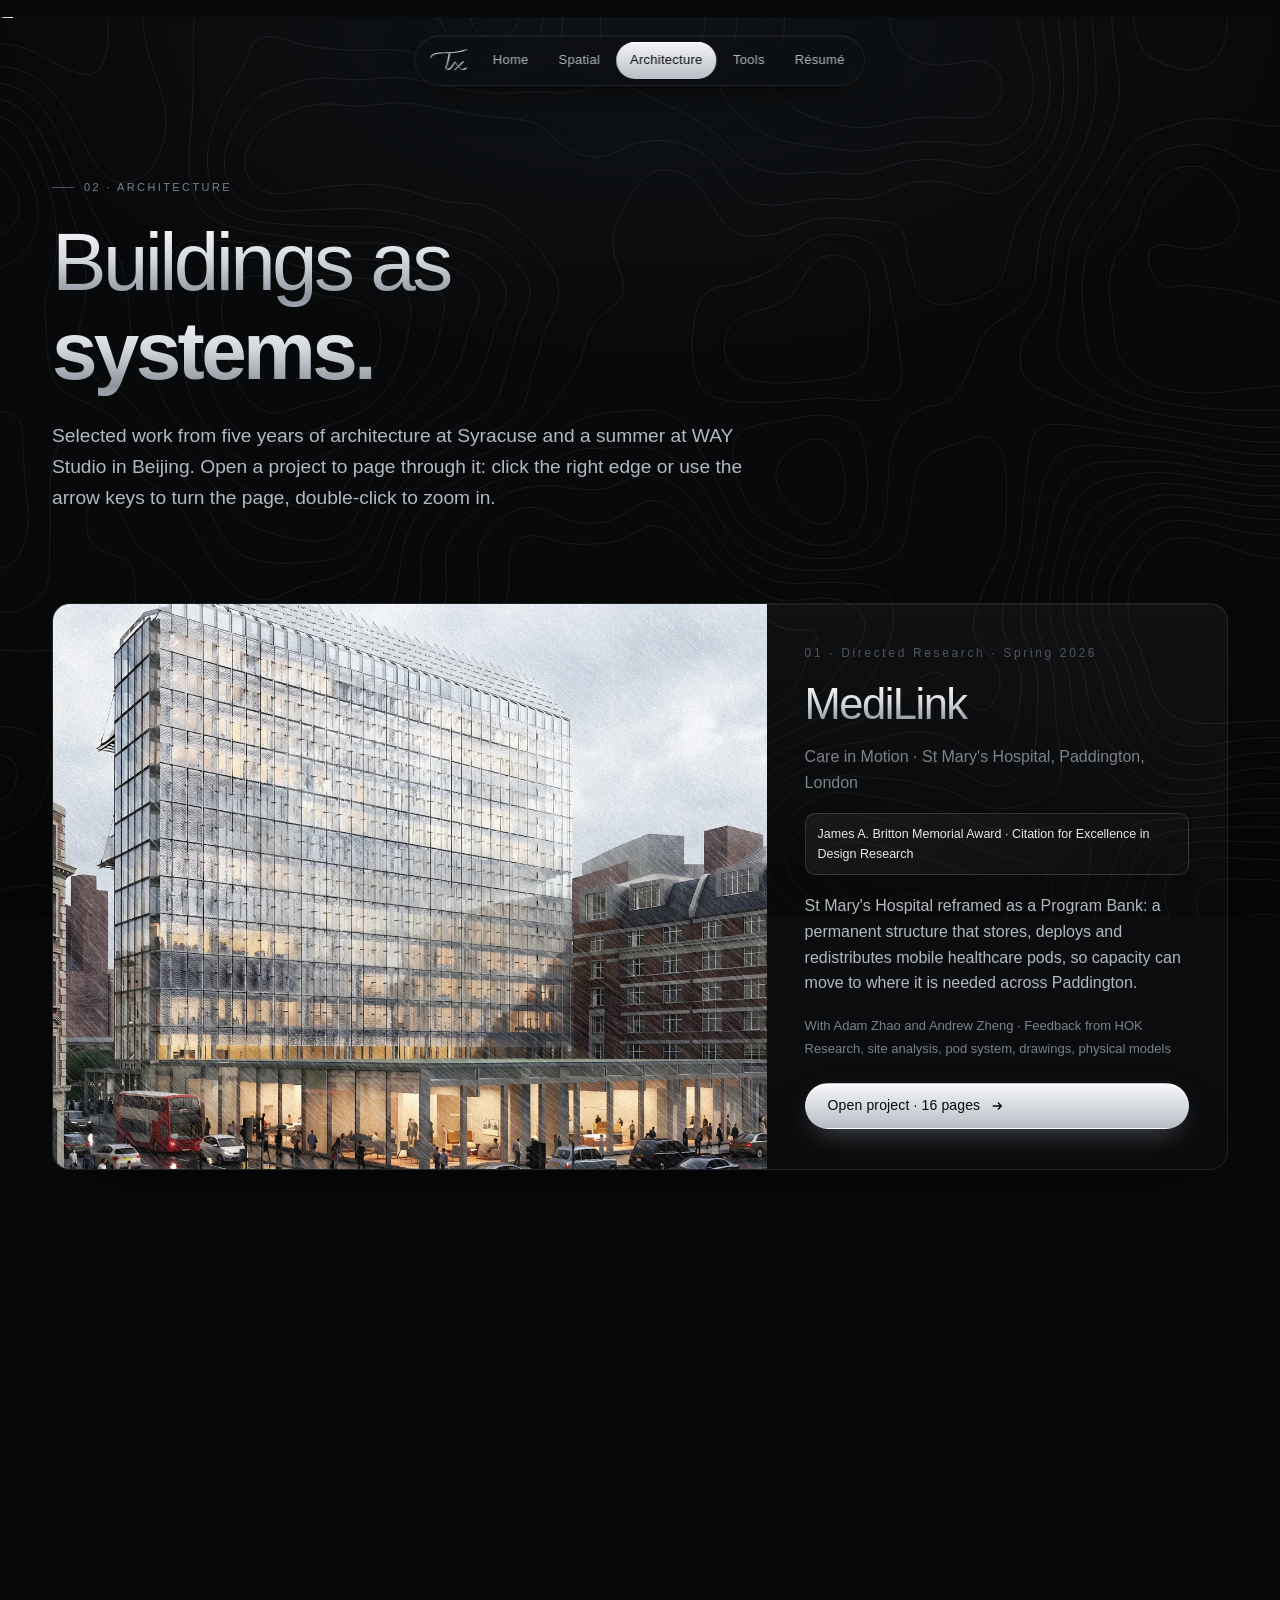
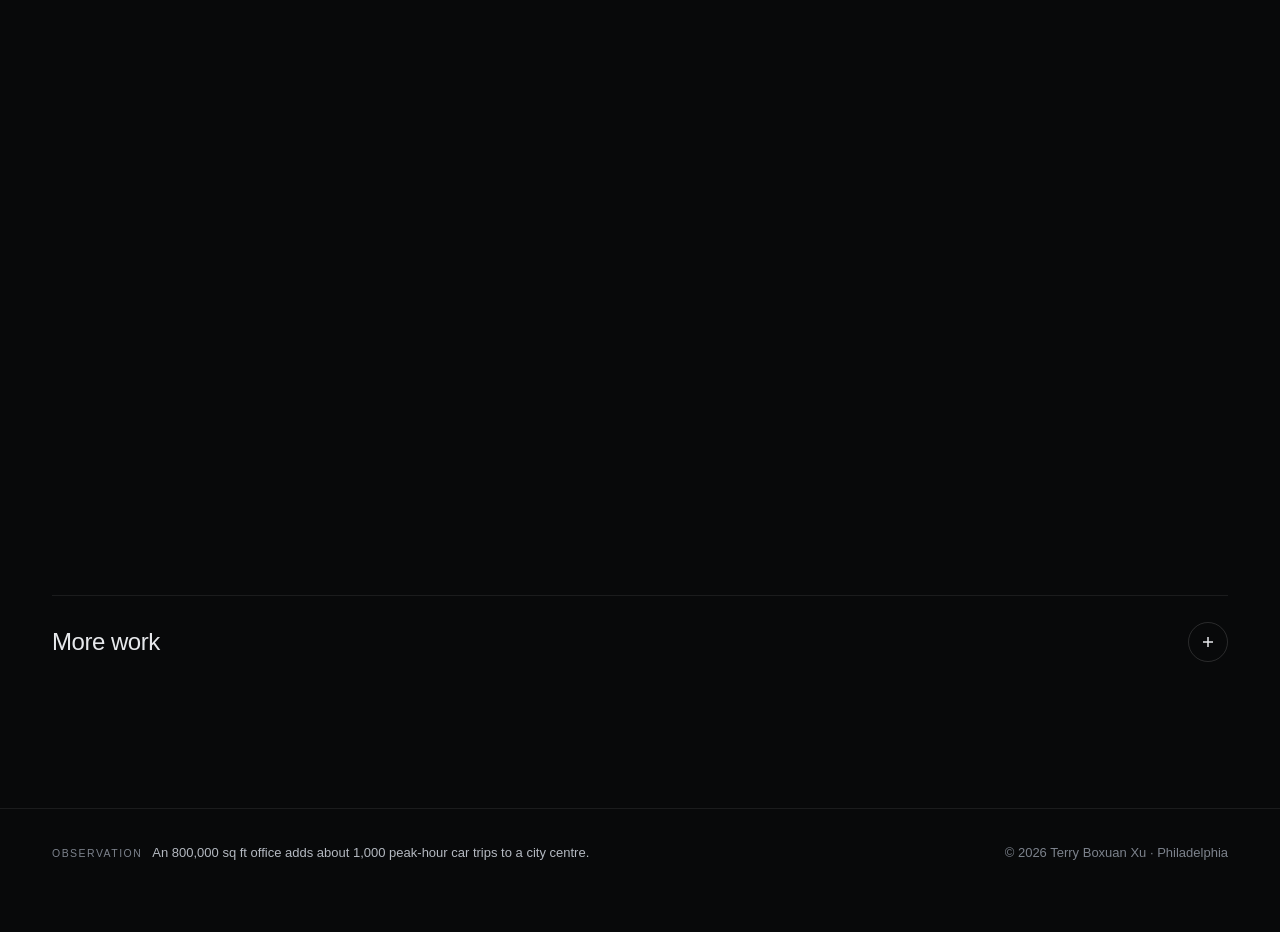
<file: projects/medilink.html>
<!DOCTYPE html><meta charset="utf-8"><meta http-equiv="refresh" content="0; url=../architecture.html#medilink"><link rel="canonical" href="../architecture.html#medilink"><title>MediLink</title><a href="../architecture.html#medilink">MediLink</a>
</file>
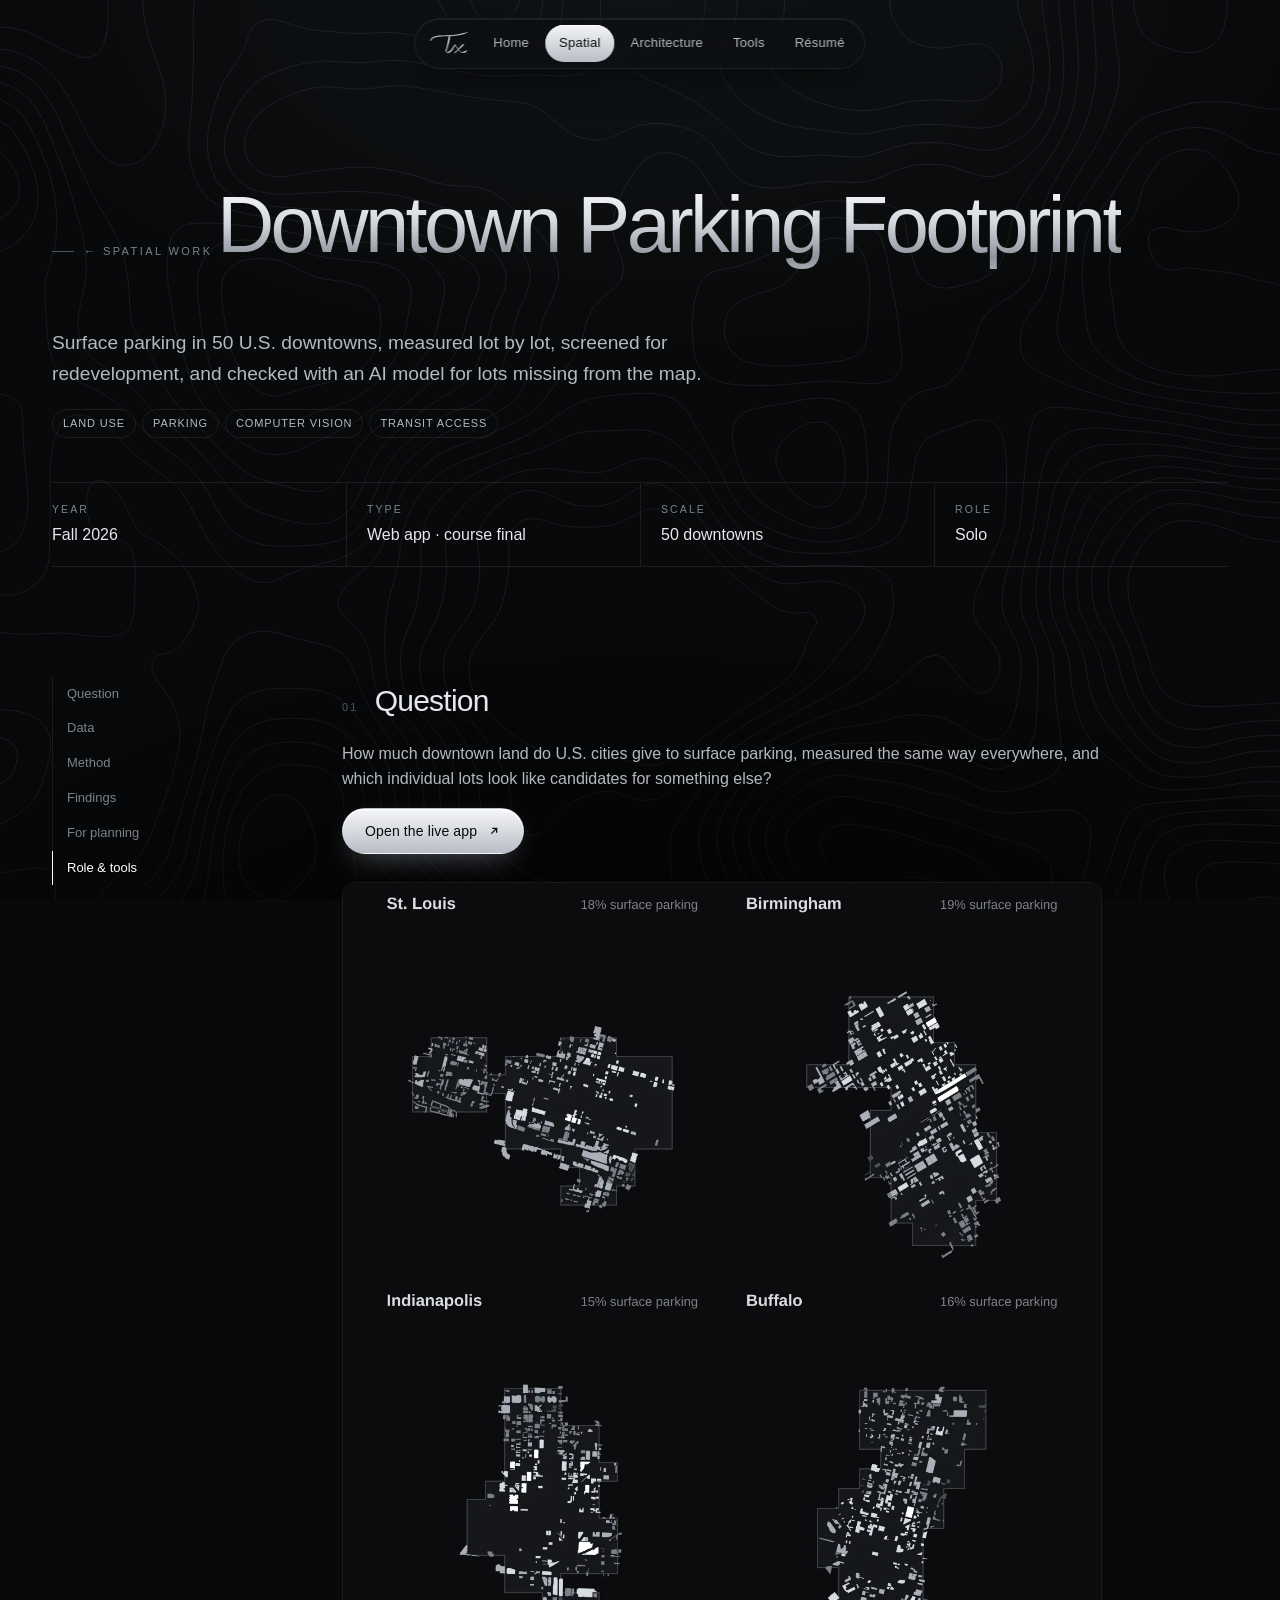
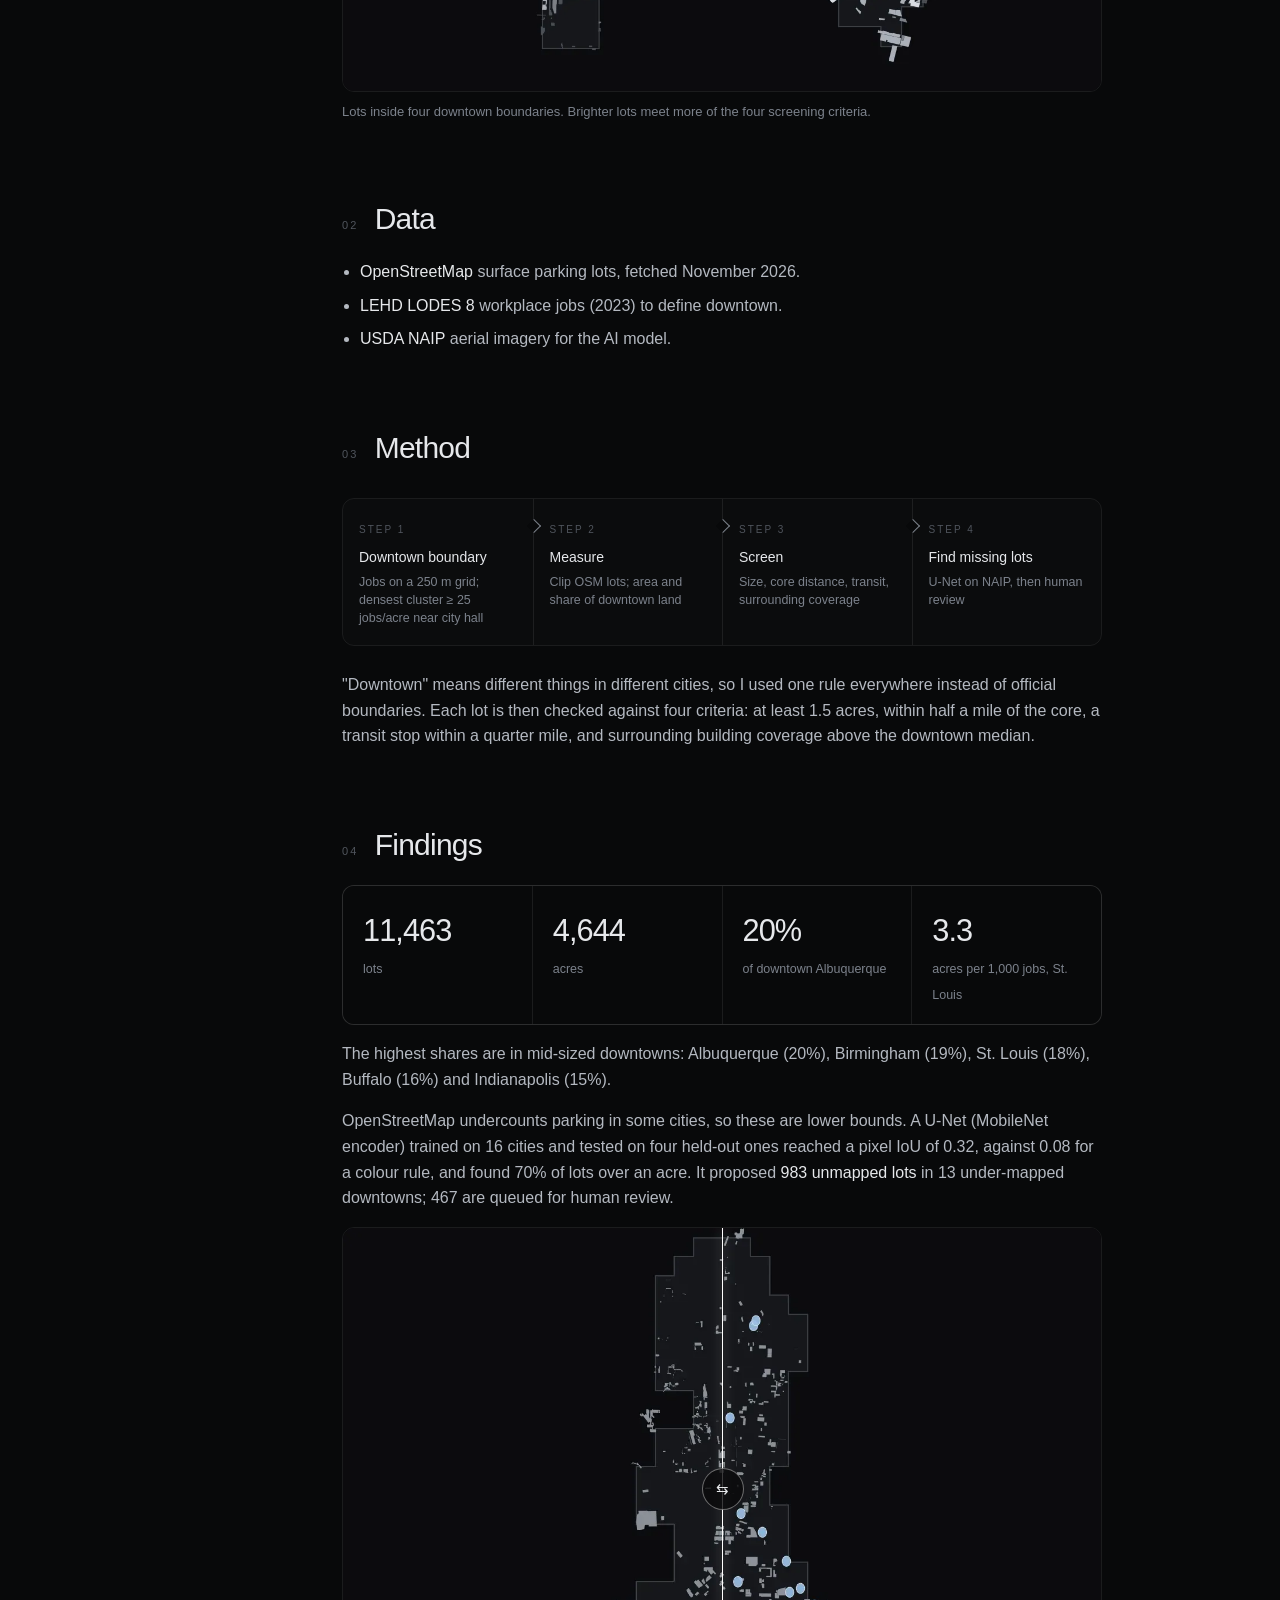
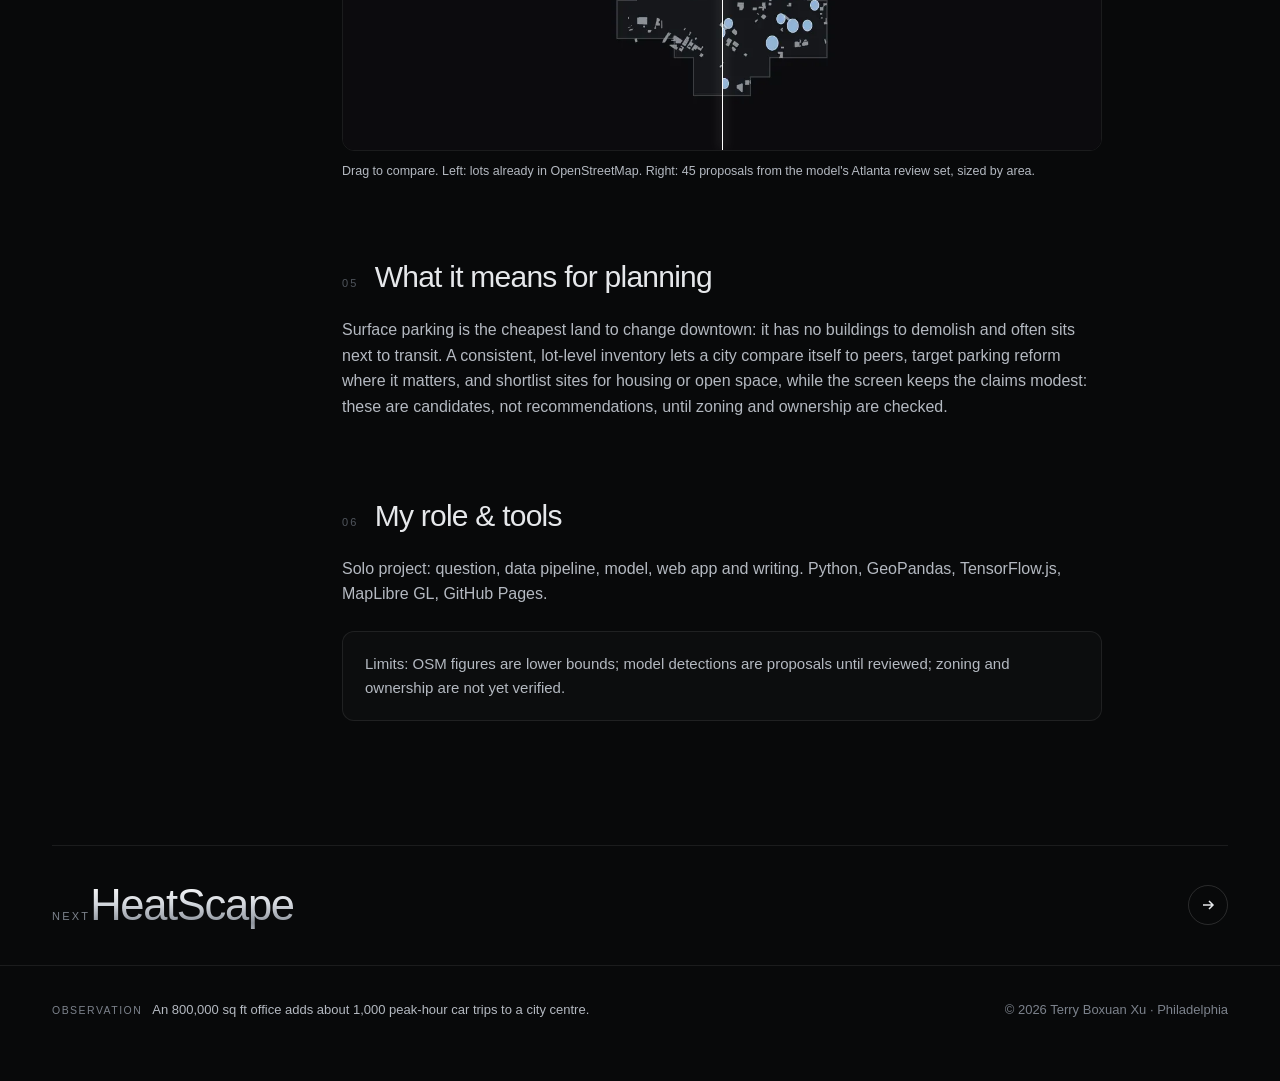
<file: projects/parking.html>
<!DOCTYPE html>
<html lang="en">
<head>
<meta charset="utf-8">
<meta name="viewport" content="width=device-width, initial-scale=1">
<title>Downtown Parking Footprint · Terry Boxuan Xu</title>
<meta name="description" content="Surface parking in 50 U.S. downtowns, measured lot by lot, screened for redevelopment, and checked with an AI model for lots missing from the map.">
<meta property="og:title" content="Downtown Parking Footprint · Terry Boxuan Xu">
<meta property="og:description" content="Surface parking in 50 U.S. downtowns, measured lot by lot, screened for redevelopment, and checked with an AI model for lots missing from the map.">
<meta property="og:image" content="https://terbear15.github.io/assets/img2/og.jpg">
<meta name="theme-color" content="#08090a">
<link rel="icon" href="../assets/img2/favicon.svg" type="image/svg+xml">
<link rel="stylesheet" href="../assets/css/main.css?v=1795496767">

</head>
<body data-root="../">
<div class="bg" aria-hidden="true"></div>
<div class="cursor-light" aria-hidden="true"></div>
<div class="progress" aria-hidden="true"></div>
<nav class="nav" aria-label="Main"><a href="../index.html" aria-label="Home" class="mark"><svg class="sig" viewBox="6 2 232 146" xmlns="http://www.w3.org/2000/svg" aria-label="TX signature" role="img"><defs><linearGradient id="ng" x1="0" y1="0" x2=".35" y2="1"><stop offset="0" stop-color="#fff"/><stop offset=".42" stop-color="#d8dce2"/><stop offset=".7" stop-color="#8e949d"/><stop offset="1" stop-color="#d4d8de"/></linearGradient><filter id="ni" x="-6%" y="-6%" width="112%" height="112%"><feTurbulence type="fractalNoise" baseFrequency=".8" numOctaves="2" seed="3" result="n"/><feDisplacementMap in="SourceGraphic" in2="n" scale="1.2" xChannelSelector="R" yChannelSelector="G"/></filter><mask id="nm0" maskUnits="userSpaceOnUse"><path class="draw" d="M124.0 30.0 L123.7 32.7 L123.3 35.4 L122.9 38.1 L122.5 40.8 L122.1 43.5 L121.7 46.2 L121.2 49.0 L120.8 51.7 L120.3 54.4 L119.8 57.2 L119.3 59.9 L118.8 62.6 L118.3 65.3 L117.8 68.0 L117.2 70.6 L116.6 73.3 L116.1 75.9 L115.5 78.5 L114.9 81.1 L114.3 83.6 L113.7 86.1 L113.1 88.6 L112.5 91.0 L111.9 93.4 L111.2 95.8 L110.6 98.1 L109.9 100.3 L109.3 102.5 L108.6 104.7 L108.0 106.8 L107.3 108.8 L106.7 110.8 L106.0 112.7 L105.3 114.5 L104.7 116.3 L104.0 118.0 L103.6 119.1 L103.3 120.3 L103.2 121.3 L103.0 122.4 L103.0 123.3 L103.1 124.3 L103.2 125.2 L103.4 126.0 L103.7 126.8 L104.1 127.6 L104.5 128.3 L105.0 128.9 L105.5 129.5 L106.1 130.0 L106.8 130.5 L107.5 130.9 L108.3 131.2 L109.1 131.5 L110.0 131.7 L110.9 131.9 L111.9 132.0 L112.9 132.0 L114.0 131.9 L115.0 131.8 L116.2 131.6 L117.3 131.3 L118.5 130.9 L119.7 130.5 L120.9 130.0 L122.2 129.4 L123.4 128.7 L124.7 127.9 L126.0 127.1 L127.3 126.2 L128.7 125.1 L130.0 124.0 L130.8 123.2 L131.6 122.3 L132.5 121.4 L133.3 120.5 L134.1 119.5 L134.8 118.6 L135.6 117.6 L136.4 116.6 L137.2 115.6 L137.9 114.5 L138.7 113.5 L139.4 112.4 L140.1 111.4 L140.9 110.3 L141.6 109.2 L142.3 108.2 L143.0 107.1 L143.8 106.0 L144.5 104.9 L145.2 103.8 L145.9 102.8 L146.5 101.7 L147.2 100.6 L147.9 99.6 L148.6 98.5 L149.3 97.5 L150.0 96.4 L150.6 95.4 L151.3 94.4 L152.0 93.4 L152.7 92.5 L153.3 91.5 L154.0 90.6 L154.7 89.7 L155.3 88.8 L156.0 88.0 L156.7 89.0 L157.4 90.1 L158.0 91.1 L158.7 92.2 L159.5 93.3 L160.2 94.4 L160.9 95.6 L161.7 96.7 L162.4 97.9 L163.2 99.1 L164.0 100.3 L164.7 101.5 L165.5 102.7 L166.4 103.9 L167.2 105.1 L168.0 106.3 L168.9 107.5 L169.8 108.8 L170.6 110.0 L171.5 111.2 L172.4 112.3 L173.4 113.5 L174.3 114.7 L175.3 115.9 L176.2 117.0 L177.2 118.1 L178.2 119.2 L179.2 120.3 L180.3 121.4 L181.3 122.4 L182.4 123.4 L183.5 124.4 L184.6 125.3 L185.7 126.3 L186.8 127.1 L188.0 128.0 L188.8 128.6 L189.7 129.1 L190.6 129.5 L191.5 130.0 L192.4 130.3 L193.3 130.7 L194.3 131.0 L195.2 131.2 L196.2 131.4 L197.2 131.5 L198.2 131.6 L199.2 131.7 L200.2 131.7 L201.2 131.7 L202.3 131.6 L203.4 131.5 L204.4 131.3 L205.5 131.1 L206.6 130.9 L207.7 130.6 L208.8 130.2 L209.9 129.9 L211.0 129.4 L212.1 129.0 L213.3 128.5 L214.4 127.9 L215.6 127.3 L216.7 126.7 L217.9 126.0 L219.0 125.2 L220.2 124.5 L221.3 123.7 L222.5 122.8 L223.7 121.9 L224.8 121.0 L226.0 120.0" stroke="#fff" stroke-width="16" fill="none" stroke-linecap="round" stroke-linejoin="round"/></mask><mask id="nm1" maskUnits="userSpaceOnUse"><path class="draw" d="M14.0 66.0 L14.2 64.7 L14.4 63.3 L14.8 62.0 L15.2 60.8 L15.7 59.6 L16.3 58.4 L16.9 57.2 L17.6 56.1 L18.4 55.0 L19.3 53.9 L20.3 52.9 L21.3 51.9 L22.4 50.9 L23.6 49.9 L24.9 49.0 L26.2 48.1 L27.6 47.3 L29.1 46.5 L30.7 45.7 L32.3 44.9 L34.0 44.2 L35.8 43.5 L37.6 42.8 L39.5 42.2 L41.5 41.6 L43.5 41.0 L45.7 40.5 L47.9 40.0 L50.1 39.5 L52.4 39.0 L54.8 38.6 L57.3 38.2 L59.8 37.9 L62.4 37.5 L65.1 37.3 L67.8 37.0 L70.6 36.8 L73.5 36.6 L76.4 36.4 L79.4 36.2 L82.5 36.1 L85.6 36.1 L88.8 36.0 L92.0 36.0 L95.3 36.0 L98.5 36.0 L101.8 35.9 L105.0 35.9 L108.3 35.8 L111.5 35.8 L114.8 35.7 L118.0 35.5 L121.2 35.4 L124.4 35.3 L127.6 35.1 L130.8 34.9 L134.0 34.7 L137.2 34.5 L140.4 34.2 L143.6 33.9 L146.7 33.6 L149.9 33.3 L153.1 33.0 L156.2 32.6 L159.4 32.2 L162.5 31.8 L165.6 31.3 L168.8 30.8 L171.9 30.3 L175.0 29.7 L178.1 29.2 L181.2 28.6 L184.3 27.9 L187.4 27.3 L190.5 26.5 L193.6 25.8 L196.6 25.0 L199.7 24.2 L202.7 23.4 L205.8 22.5 L208.8 21.6 L211.9 20.6 L214.9 19.6 L218.0 18.6 L221.0 17.5 L224.0 16.4 L227.0 15.2 L230.0 14.0" stroke="#fff" stroke-width="16" fill="none" stroke-linecap="round" stroke-linejoin="round"/></mask><mask id="nm2" maskUnits="userSpaceOnUse"><path class="draw" d="M206.0 84.0 L204.9 85.1 L203.9 86.1 L202.8 87.2 L201.6 88.4 L200.5 89.5 L199.3 90.7 L198.1 91.9 L196.9 93.1 L195.7 94.3 L194.4 95.5 L193.2 96.8 L191.9 98.1 L190.6 99.3 L189.3 100.6 L187.9 102.0 L186.6 103.3 L185.2 104.6 L183.8 106.0 L182.4 107.4 L181.0 108.8 L179.6 110.1 L178.1 111.5 L176.7 113.0 L175.2 114.4 L173.7 115.8 L172.2 117.3 L170.7 118.7 L169.2 120.2 L167.6 121.6 L166.1 123.1 L164.5 124.6 L162.9 126.0 L161.3 127.5 L159.8 129.0 L158.1 130.5 L156.5 132.0 L154.9 133.5 L153.3 135.0 L151.6 136.5 L150.0 138.0" stroke="#fff" stroke-width="16" fill="none" stroke-linecap="round" stroke-linejoin="round"/></mask></defs><g filter="url(#ni)" fill="url(#ng)"><path d="M123.8 30.0 L122.4 32.5 L121.4 35.1 L120.5 37.7 L119.6 40.4 L118.8 43.0 L118.0 45.6 L117.2 48.3 L116.6 51.0 L116.2 53.7 L115.7 56.4 L115.2 59.1 L114.6 61.8 L114.1 64.5 L113.6 67.1 L113.0 69.8 L112.5 72.4 L111.9 75.0 L111.3 77.6 L110.7 80.1 L110.1 82.6 L109.5 85.1 L108.9 87.5 L108.3 89.9 L107.7 92.3 L107.0 94.6 L106.4 96.9 L105.8 99.1 L105.1 101.3 L104.5 103.4 L103.8 105.4 L103.2 107.4 L102.5 109.3 L101.8 111.2 L101.2 113.0 L100.5 114.7 L99.8 116.5 L99.4 117.9 L99.2 119.3 L99.0 120.7 L99.0 122.1 L99.1 123.4 L99.4 124.7 L99.8 125.8 L100.3 126.9 L101.0 127.9 L101.8 128.8 L102.6 129.5 L103.5 130.1 L104.5 130.5 L105.5 130.9 L106.4 131.1 L107.0 131.8 L107.8 132.5 L108.6 133.2 L109.6 133.7 L110.6 134.2 L111.8 134.5 L113.0 134.7 L114.2 134.9 L115.5 134.9 L116.9 134.8 L118.2 134.7 L119.6 134.4 L121.1 134.0 L122.5 133.5 L124.0 132.9 L125.4 132.2 L126.9 131.4 L128.4 130.5 L129.9 129.5 L131.4 128.5 L132.9 127.2 L134.0 126.2 L134.9 125.3 L135.8 124.3 L136.6 123.4 L137.5 122.4 L138.3 121.4 L139.1 120.3 L140.0 119.3 L140.8 118.2 L141.5 117.2 L142.3 116.1 L143.1 115.0 L143.8 113.9 L144.6 112.8 L145.3 111.8 L146.1 110.7 L146.8 109.6 L147.5 108.5 L148.2 107.4 L148.9 106.3 L149.6 105.2 L150.3 104.1 L151.0 103.1 L151.7 102.0 L152.4 101.0 L153.0 99.9 L153.7 98.9 L154.4 97.9 L155.0 97.0 L155.7 96.0 L156.3 95.1 L157.0 94.2 L157.6 93.3 L158.2 92.4 L158.9 91.6 L155.7 90.3 L154.8 90.3 L155.4 91.3 L156.1 92.4 L156.8 93.5 L157.5 94.6 L158.2 95.7 L159.0 96.8 L159.7 98.0 L160.5 99.2 L161.2 100.3 L162.0 101.5 L162.8 102.7 L163.7 103.9 L164.5 105.2 L165.4 106.4 L166.2 107.6 L167.1 108.8 L168.0 110.0 L168.9 111.2 L169.9 112.4 L170.8 113.6 L171.8 114.8 L172.8 115.9 L173.8 117.1 L174.9 118.2 L175.9 119.3 L177.0 120.4 L178.1 121.4 L179.2 122.5 L180.3 123.5 L181.4 124.4 L182.6 125.4 L183.8 126.3 L185.0 127.2 L186.2 128.0 L187.5 128.7 L188.5 129.2 L189.3 129.8 L190.1 130.5 L191.0 131.1 L191.9 131.7 L192.8 132.2 L193.8 132.7 L194.8 133.1 L195.8 133.5 L196.9 133.8 L198.0 134.1 L199.1 134.3 L200.2 134.5 L201.4 134.6 L202.6 134.6 L203.8 134.6 L205.0 134.5 L206.2 134.4 L207.4 134.2 L208.7 134.0 L209.9 133.7 L211.2 133.3 L212.4 132.9 L213.7 132.5 L214.9 132.0 L216.1 131.3 L217.3 130.5 L218.4 129.6 L219.5 128.7 L220.6 127.7 L221.7 126.7 L222.7 125.6 L223.7 124.4 L224.6 123.1 L225.5 121.8 L226.2 120.2 L225.8 119.8 L224.2 120.2 L222.7 120.7 L221.3 121.2 L220.0 121.8 L218.7 122.3 L217.4 122.8 L216.2 123.3 L215.0 123.7 L213.9 124.1 L212.7 124.5 L211.6 124.9 L210.6 125.4 L209.6 125.9 L208.6 126.4 L207.7 126.8 L206.7 127.2 L205.8 127.5 L204.8 127.9 L203.9 128.1 L202.9 128.4 L202.0 128.6 L201.1 128.8 L200.2 129.0 L199.3 129.1 L198.4 129.2 L197.5 129.3 L196.6 129.3 L195.6 129.3 L194.7 129.2 L193.8 129.1 L192.9 129.0 L192.0 128.8 L191.1 128.6 L190.1 128.3 L189.2 128.0 L188.5 127.3 L187.5 126.3 L186.4 125.4 L185.4 124.4 L184.4 123.4 L183.3 122.4 L182.4 121.3 L181.4 120.3 L180.4 119.2 L179.5 118.1 L178.5 116.9 L177.6 115.8 L176.7 114.6 L175.8 113.5 L174.9 112.3 L174.0 111.1 L173.2 109.9 L172.3 108.7 L171.5 107.5 L170.6 106.3 L169.8 105.1 L169.0 103.9 L168.2 102.6 L167.4 101.4 L166.6 100.2 L165.9 99.0 L165.1 97.8 L164.3 96.7 L163.6 95.5 L162.9 94.3 L162.1 93.2 L161.4 92.1 L160.7 90.9 L160.0 89.9 L159.3 88.8 L158.6 87.8 L156.3 85.7 L151.8 86.1 L151.1 87.0 L150.4 88.0 L149.7 88.9 L149.0 89.9 L148.3 90.9 L147.6 91.9 L146.9 92.9 L146.2 94.0 L145.5 95.0 L144.8 96.0 L144.2 97.1 L143.5 98.2 L142.8 99.2 L142.1 100.3 L141.4 101.4 L140.7 102.5 L140.0 103.5 L139.3 104.6 L138.6 105.7 L137.9 106.7 L137.2 107.8 L136.4 108.8 L135.7 109.9 L135.0 110.9 L134.3 111.9 L133.6 112.9 L132.8 113.9 L132.1 114.8 L131.4 115.8 L130.6 116.7 L129.9 117.6 L129.1 118.4 L128.4 119.3 L127.6 120.1 L127.1 120.8 L126.0 121.8 L124.8 122.8 L123.7 123.6 L122.5 124.5 L121.5 125.2 L120.4 125.9 L119.3 126.5 L118.3 127.0 L117.3 127.5 L116.4 127.9 L115.5 128.3 L114.6 128.6 L113.7 128.9 L112.8 129.2 L112.0 129.4 L111.2 129.6 L110.4 129.7 L109.6 129.8 L108.8 129.9 L108.0 129.9 L107.2 129.9 L106.8 129.1 L106.5 128.4 L106.4 127.7 L106.3 127.0 L106.3 126.3 L106.4 125.7 L106.5 125.1 L106.6 124.5 L106.8 123.9 L106.9 123.3 L107.1 122.6 L107.3 121.9 L107.5 121.2 L107.8 120.4 L108.2 119.5 L108.8 117.9 L109.5 116.0 L110.2 114.1 L110.8 112.2 L111.5 110.2 L112.2 108.1 L112.8 106.0 L113.5 103.8 L114.1 101.5 L114.8 99.2 L115.4 96.9 L116.0 94.5 L116.7 92.1 L117.3 89.6 L117.9 87.1 L118.5 84.6 L119.1 82.0 L119.7 79.4 L120.3 76.8 L120.8 74.2 L121.4 71.5 L121.9 68.8 L122.5 66.1 L123.0 63.4 L123.5 60.7 L124.0 57.9 L124.5 55.2 L124.9 52.4 L125.3 49.6 L125.4 46.8 L125.4 44.0 L125.4 41.2 L125.4 38.4 L125.2 35.6 L124.9 32.8 L124.2 30.0Z" mask="url(#nm0)"/><path d="M14.2 66.0 L15.7 64.9 L16.8 63.9 L17.7 62.9 L18.7 62.1 L19.3 61.2 L19.8 60.2 L20.3 59.3 L20.9 58.3 L21.6 57.4 L22.3 56.5 L23.1 55.6 L24.0 54.7 L24.9 53.9 L25.9 53.0 L27.0 52.1 L28.2 51.3 L29.5 50.5 L30.8 49.7 L32.2 48.9 L33.7 48.2 L35.3 47.4 L37.0 46.7 L38.7 46.1 L40.5 45.4 L42.4 44.8 L44.4 44.2 L46.4 43.6 L48.6 43.1 L50.8 42.6 L53.0 42.1 L55.4 41.7 L57.8 41.3 L60.2 40.9 L62.8 40.6 L65.4 40.2 L68.1 39.9 L70.9 39.7 L73.7 39.5 L76.6 39.3 L79.5 39.1 L82.5 39.0 L85.6 38.9 L88.8 38.8 L92.0 38.8 L95.3 38.8 L98.6 38.8 L101.8 38.7 L105.1 38.7 L108.3 38.7 L111.6 38.6 L114.8 38.5 L118.1 38.4 L121.3 38.3 L124.6 38.1 L127.8 38.0 L131.0 37.8 L134.2 37.6 L137.4 37.4 L140.6 37.2 L143.8 36.9 L147.0 36.6 L150.2 36.3 L153.4 36.0 L156.6 35.6 L159.8 35.2 L162.9 34.8 L166.1 34.3 L169.3 33.9 L172.4 33.4 L175.6 32.8 L178.7 32.3 L181.8 31.7 L185.0 31.1 L188.1 30.4 L191.2 29.7 L194.3 29.0 L197.4 28.2 L200.5 27.3 L203.6 26.3 L206.6 25.2 L209.6 24.1 L212.6 22.9 L215.6 21.7 L218.6 20.4 L221.5 19.0 L224.4 17.6 L227.3 16.0 L230.1 14.2 L229.9 13.8 L226.7 14.4 L223.5 15.2 L220.4 16.0 L217.3 16.8 L214.2 17.5 L211.1 18.3 L208.1 19.1 L205.0 19.8 L201.9 20.5 L198.9 21.1 L195.8 21.9 L192.8 22.6 L189.7 23.4 L186.7 24.1 L183.6 24.8 L180.6 25.4 L177.5 26.1 L174.4 26.6 L171.4 27.2 L168.3 27.7 L165.2 28.2 L162.1 28.7 L159.0 29.2 L155.8 29.6 L152.7 30.0 L149.6 30.3 L146.4 30.7 L143.3 31.0 L140.1 31.3 L137.0 31.5 L133.8 31.8 L130.6 32.0 L127.5 32.2 L124.3 32.4 L121.1 32.5 L117.9 32.7 L114.7 32.8 L111.4 32.9 L108.2 33.0 L105.0 33.1 L101.8 33.1 L98.5 33.2 L95.3 33.2 L92.0 33.2 L88.7 33.2 L85.5 33.2 L82.4 33.3 L79.3 33.4 L76.3 33.5 L73.3 33.6 L70.4 33.8 L67.6 34.0 L64.8 34.3 L62.1 34.5 L59.4 34.8 L56.9 35.2 L54.3 35.5 L51.9 35.9 L49.5 36.4 L47.2 36.8 L44.9 37.3 L42.7 37.8 L40.6 38.4 L38.5 39.0 L36.5 39.6 L34.5 40.3 L32.6 40.9 L30.8 41.7 L29.1 42.4 L27.4 43.3 L25.8 44.1 L24.2 45.0 L22.7 45.9 L21.3 46.9 L19.9 47.9 L18.7 49.0 L17.5 50.1 L16.3 51.3 L15.3 52.5 L14.3 53.8 L13.5 55.2 L12.7 56.5 L12.0 58.0 L11.7 59.5 L11.8 61.2 L12.1 62.8 L12.6 64.4 L13.8 66.0Z" mask="url(#nm1)"/><path d="M205.8 83.8 L203.6 83.8 L201.9 84.2 L200.3 84.8 L199.0 85.8 L197.9 86.9 L196.7 88.1 L195.5 89.3 L194.3 90.5 L193.1 91.7 L191.9 92.9 L190.6 94.2 L189.3 95.5 L188.0 96.7 L186.7 98.0 L185.4 99.4 L184.0 100.7 L182.6 102.0 L181.3 103.4 L179.9 104.7 L178.4 106.1 L177.0 107.5 L175.6 108.9 L174.1 110.3 L172.6 111.8 L171.2 113.2 L169.7 114.6 L168.2 116.1 L166.6 117.5 L165.1 119.0 L163.6 120.4 L162.0 121.9 L160.4 123.4 L158.9 124.9 L157.3 126.4 L155.8 128.0 L154.5 129.8 L153.2 131.7 L152.0 133.6 L150.8 135.5 L149.8 137.8 L150.2 138.2 L152.5 137.5 L154.6 136.4 L156.6 135.3 L158.6 134.2 L160.5 133.0 L162.2 131.7 L163.8 130.2 L165.4 128.7 L167.0 127.2 L168.6 125.7 L170.1 124.3 L171.7 122.8 L173.2 121.3 L174.7 119.9 L176.2 118.5 L177.7 117.0 L179.2 115.6 L180.7 114.2 L182.1 112.8 L183.6 111.4 L185.0 110.0 L186.4 108.6 L187.8 107.3 L189.1 105.9 L190.5 104.6 L191.8 103.3 L193.2 102.0 L194.5 100.7 L195.8 99.4 L197.0 98.1 L198.3 96.9 L199.5 95.7 L200.7 94.5 L201.9 93.3 L203.1 92.1 L204.2 91.0 L205.2 89.7 L205.8 88.1 L206.2 86.4 L206.2 84.2Z" mask="url(#nm2)"/></g></svg></a><a class="link" href="../index.html">Home</a><a class="link active" href="../spatial.html">Spatial</a><a class="link" href="../architecture.html">Architecture</a><a class="link hide-sm" href="../tools.html">Tools</a><a class="link" href="../resume.html">Résumé</a></nav>
<main>

<header class="case-hero"><div class="wrap">
  <a class="label rv" href="../spatial.html">← Spatial work</a>
  <h1 class="metal rv d1">Downtown Parking Footprint</h1>
  <p class="lead rv d2">Surface parking in 50 U.S. downtowns, measured lot by lot, screened for redevelopment, and checked with an AI model for lots missing from the map.</p>
  <div class="chips rv d3"><span class="chip">Land use</span><span class="chip">Parking</span><span class="chip">Computer vision</span><span class="chip">Transit access</span></div>
  <div class="case-meta rv d3"><div><span>Year</span>Fall 2026</div><div><span>Type</span>Web app · course final</div><div><span>Scale</span>50 downtowns</div><div><span>Role</span>Solo</div></div>
</div></header>
<div class="wrap"><div class="case-body"><aside class="toc"><a href="#question">Question</a><a href="#data">Data</a><a href="#method">Method</a><a href="#findings">Findings</a><a href="#planning">For planning</a><a href="#role">Role &amp; tools</a></aside><article class="prose">
<h2 id="question"><span class="k">01</span>Question</h2>
<p>How much downtown land do U.S. cities give to surface parking, measured the same way everywhere, and which individual lots look like candidates for something else?</p>
<p><a class="btn solid" href="https://terbear15.github.io/downtown-parking-footprint/" target="_blank" rel="noopener">Open the live app <svg viewBox="0 0 16 16" fill="none" stroke="currentColor" stroke-width="1.5"><path d="M5 11L11 5M6 5h5v5"/></svg></a></p>
<figure class="fig"><img src="../assets/img2/parking-grid.webp" alt="Surface parking lots in four downtowns" loading="lazy"><figcaption>Lots inside four downtown boundaries. Brighter lots meet more of the four screening criteria.</figcaption></figure>

<h2 id="data"><span class="k">02</span>Data</h2>
<ul><li><strong>OpenStreetMap</strong> surface parking lots, fetched November 2026.</li><li><strong>LEHD LODES 8</strong> workplace jobs (2023) to define downtown.</li><li><strong>USDA NAIP</strong> aerial imagery for the AI model.</li></ul>

<h2 id="method"><span class="k">03</span>Method</h2>
<div class="flow"><div><small>Step 1</small><b>Downtown boundary</b><span>Jobs on a 250 m grid; densest cluster ≥ 25 jobs/acre near city hall</span></div><div><small>Step 2</small><b>Measure</b><span>Clip OSM lots; area and share of downtown land</span></div><div><small>Step 3</small><b>Screen</b><span>Size, core distance, transit, surrounding coverage</span></div><div><small>Step 4</small><b>Find missing lots</b><span>U-Net on NAIP, then human review</span></div></div>
<p>"Downtown" means different things in different cities, so I used one rule everywhere instead of official boundaries. Each lot is then checked against four criteria: at least 1.5 acres, within half a mile of the core, a transit stop within a quarter mile, and surrounding building coverage above the downtown median.</p>

<h2 id="findings"><span class="k">04</span>Findings</h2>
<div class="stats" style="margin-top:0"><div><b data-count="13346">13,346</b><span>lots</span></div><div><b data-count="5407">5,407</b><span>acres</span></div><div><b>20%</b><span>of downtown Albuquerque</span></div><div><b>3.3</b><span>acres per 1,000 jobs, St. Louis</span></div></div>
<p>The highest shares are in mid-sized downtowns: Albuquerque (20%), Birmingham (19%), St. Louis (18%), Buffalo (16%) and Indianapolis (15%).</p>
<p>OpenStreetMap undercounts parking in some cities, so these are lower bounds. A U-Net (MobileNet encoder) trained on 16 cities and tested on four held-out ones reached a pixel IoU of 0.32, against 0.08 for a colour rule, and found 70% of lots over an acre. It proposed <strong>983 unmapped lots</strong> in 13 under-mapped downtowns; 467 are queued for human review.</p>
<div class="compare" style="--x:50%"><img src="../assets/img2/parking-before.webp" alt="Atlanta lots mapped in OpenStreetMap"><img class="top" src="../assets/img2/parking-after.webp" alt="Atlanta with model-proposed lots"><div class="handle"></div></div>
<p class="cap">Drag to compare. Left: lots already in OpenStreetMap. Right: 45 proposals from the model's Atlanta review set, sized by area.</p>

<h2 id="planning"><span class="k">05</span>What it means for planning</h2>
<p>Surface parking is the cheapest land to change downtown: it has no buildings to demolish and often sits next to transit. A consistent, lot-level inventory lets a city compare itself to peers, target parking reform where it matters, and shortlist sites for housing or open space, while the screen keeps the claims modest: these are candidates, not recommendations, until zoning and ownership are checked.</p>

<h2 id="role"><span class="k">06</span>My role &amp; tools</h2>
<p>Solo project: question, data pipeline, model, web app and writing. Python, GeoPandas, TensorFlow.js, MapLibre GL, GitHub Pages.</p>
<div class="callout">Limits: OSM figures are lower bounds; model detections are proposals until reviewed; zoning and ownership are not yet verified.</div>
</article></div>
<a class="next-case" href="heatscape.html"><div><small>Next</small><b class="metal">HeatScape</b></div><span class="ib"><svg viewBox="0 0 16 16" fill="none" stroke="currentColor" stroke-width="1.5"><path d="M3 8h10M9 4l4 4-4 4"/></svg></span></a></div>

</main>
<footer><div class="wrap"><div class="obs"><b>Observation</b><span id="obs"></span></div><div>© 2026 Terry Boxuan Xu · Philadelphia</div></div></footer>
<button class="to-top" aria-label="Back to top"><svg viewBox="0 0 16 16" fill="none" stroke="currentColor" stroke-width="1.5"><path d="M8 13V3M4 7l4-4 4 4"/></svg></button>
<script src="../assets/js/bg.js?v=1795496767" defer></script>
<script src="../assets/js/main.js?v=1795496767" defer></script>
</body>
</html>
</file>
<file: assets/css/main.css>
/* ==========================================================================
   Terry Boxuan Xu — portfolio
   Dark, metallic, cold. Helvetica throughout.
   ========================================================================== */

:root {
  color-scheme: dark;
  --bg: #08090a;
  --bg-2: #0e0f11;
  --panel: rgba(255, 255, 255, 0.028);
  --panel-2: rgba(255, 255, 255, 0.05);
  --line: rgba(255, 255, 255, 0.08);
  --line-2: rgba(255, 255, 255, 0.14);
  --text: #e6e8eb;
  --text-2: #b4b9c1;
  --muted: #7c828c;
  --dim: #50555d;
  --steel: #9cc2e8;
  --metal: linear-gradient(180deg, #ffffff 0%, #d4d8de 38%, #8d939c 72%, #c9cdd3 100%);
  --metal-edge: linear-gradient(135deg, rgba(255,255,255,.28), rgba(255,255,255,.04) 40%, rgba(255,255,255,.02) 60%, rgba(255,255,255,.18));
  --font: "Helvetica Neue", Helvetica, Arial, "Liberation Sans", sans-serif;
  --ease: cubic-bezier(.16, 1, .3, 1);
  --ease-io: cubic-bezier(.65, 0, .35, 1);
  --maxw: 1240px;
  --r: 18px;
  --r-sm: 12px;
}

* { box-sizing: border-box; }
html { -webkit-text-size-adjust: 100%; scroll-behavior: smooth; }
body {
  margin: 0; background: var(--bg); color: var(--text);
  font-family: var(--font); font-size: 16px; line-height: 1.6;
  -webkit-font-smoothing: antialiased; -moz-osx-font-smoothing: grayscale;
  overflow-x: hidden;
}
img, video { display: block; max-width: 100%; }
a { color: inherit; text-decoration: none; }
button { font: inherit; color: inherit; background: none; border: 0; cursor: pointer; padding: 0; }
::selection { background: rgba(156, 194, 232, .25); color: #fff; }
:focus-visible { outline: 1px solid var(--steel); outline-offset: 3px; border-radius: 6px; }

/* ---------- Page transition ---------- */
body { animation: page-in .7s var(--ease) backwards; }
body.leaving { opacity: 0; transform: translateY(-6px); transition: opacity .28s var(--ease-io), transform .28s var(--ease-io); }
@keyframes page-in { from { opacity: 0; transform: translateY(8px); } to { opacity: 1; transform: none; } }

/* ---------- Background layers ---------- */
.bg { position: fixed; inset: 0; z-index: -2; pointer-events: none; overflow: hidden; }
.bg canvas { position: absolute; inset: 0; width: 100%; height: 100%; }
.bg .glow {
  opacity: 0; animation: breathe 14s ease-in-out infinite;
  -webkit-mask-image: radial-gradient(ellipse 70% 60% at 62% 38%, #000 0%, rgba(0,0,0,.4) 45%, transparent 80%);
  mask-image: radial-gradient(ellipse 70% 60% at 62% 38%, #000 0%, rgba(0,0,0,.4) 45%, transparent 80%);
}
@keyframes breathe { 0%, 100% { opacity: .15; } 50% { opacity: .75; } }
.bg::after {
  content: ""; position: absolute; inset: 0;
  background: radial-gradient(ellipse 80% 60% at 50% 0%, rgba(156,194,232,.06), transparent 70%),
              radial-gradient(ellipse 120% 90% at 50% 120%, rgba(0,0,0,.9), transparent 60%);
}
.cursor-light {
  position: fixed; z-index: -1; pointer-events: none; width: 520px; height: 520px; left: 0; top: 0;
  border-radius: 50%; background: radial-gradient(circle, rgba(170, 195, 225, .07), transparent 60%);
  transform: translate(-50%, -50%); transition: opacity .6s; opacity: 0;
}
body.has-pointer .cursor-light { opacity: 1; }

/* ---------- Chrome ---------- */
.progress { position: fixed; top: 0; left: 0; height: 1px; width: 100%; z-index: 80; transform-origin: 0 50%; transform: scaleX(0);
  background: linear-gradient(90deg, transparent, #cfd5dd 30%, #fff); }
.nav {
  position: fixed; top: 18px; left: 50%; transform: translateX(-50%); z-index: 70;
  display: flex; align-items: center; gap: 2px; padding: 6px 6px 6px 14px; border-radius: 999px;
  background: rgba(14, 15, 17, .62); border: 1px solid var(--line);
  backdrop-filter: blur(18px) saturate(140%); -webkit-backdrop-filter: blur(18px) saturate(140%);
  box-shadow: 0 10px 40px -10px rgba(0,0,0,.8), inset 0 1px 0 rgba(255,255,255,.06);
}
.nav .mark { width: 40px; height: 26px; margin-right: 8px; display: block; }
.nav a.link { font-size: 13px; letter-spacing: .02em; color: var(--text-2); padding: 8px 14px; border-radius: 999px; transition: color .3s, background .3s; }
.nav a.link:hover { color: #fff; }
.nav a.link.active { color: #0a0b0c; background: linear-gradient(180deg, #f4f5f7, #b9bec6); box-shadow: inset 0 1px 0 #fff; }
.to-top {
  position: fixed; right: 22px; bottom: 22px; z-index: 60; width: 44px; height: 44px; border-radius: 50%;
  display: grid; place-items: center; background: rgba(14,15,17,.7); border: 1px solid var(--line-2);
  backdrop-filter: blur(14px); -webkit-backdrop-filter: blur(14px);
  opacity: 0; transform: translateY(10px); pointer-events: none; transition: opacity .4s var(--ease), transform .4s var(--ease), border-color .3s;
}
.to-top.show { opacity: 1; transform: none; pointer-events: auto; }
.to-top:hover { border-color: rgba(255,255,255,.4); }
.to-top svg { width: 16px; height: 16px; }

/* ---------- Layout & type ---------- */
.wrap { max-width: var(--maxw); margin: 0 auto; padding: 0 32px; }
section { position: relative; padding: 120px 0; }
.label {
  font-size: 11px; letter-spacing: .22em; text-transform: uppercase; color: var(--muted);
  display: inline-flex; align-items: center; gap: 10px;
}
.label::before { content: ""; width: 22px; height: 1px; background: var(--dim); }
.metal {
  background: var(--metal); -webkit-background-clip: text; background-clip: text; color: transparent;
}
h1, h2, h3, h4 { font-weight: 300; letter-spacing: -.02em; margin: 0; }
.display { font-size: clamp(46px, 7.2vw, 108px); line-height: .98; letter-spacing: -.045em; font-weight: 300; }
.display b { font-weight: 700; }
.h2 { font-size: clamp(34px, 4.6vw, 64px); line-height: 1.02; letter-spacing: -.035em; }
.h3 { font-size: clamp(24px, 2.4vw, 34px); line-height: 1.1; letter-spacing: -.025em; }
.lead { font-size: clamp(17px, 1.5vw, 20px); color: var(--text-2); line-height: 1.6; max-width: 36em; }
.muted { color: var(--muted); }
.hair { height: 1px; background: var(--line); border: 0; margin: 0; }
.sec-head { display: grid; grid-template-columns: 1fr 1fr; gap: 40px; align-items: end; margin-bottom: 64px; }
.sec-head .label { margin-bottom: 22px; }
.sec-head p { color: var(--text-2); margin: 0; max-width: 32em; justify-self: end; }

.btn {
  display: inline-flex; align-items: center; gap: 10px; height: 46px; padding: 0 22px; border-radius: 999px;
  font-size: 14px; letter-spacing: .01em; border: 1px solid var(--line-2); color: var(--text);
  transition: border-color .3s, background .3s, transform .5s var(--ease), color .3s;
}
.btn:hover { border-color: rgba(255,255,255,.45); transform: translateY(-2px); }
.btn.solid { background: linear-gradient(180deg, #f6f7f9, #b8bdc5); color: #08090a; border-color: transparent; box-shadow: inset 0 1px 0 #fff, 0 10px 30px -12px rgba(200,210,225,.5); }
.btn svg { width: 14px; height: 14px; }
.chip { display: inline-block; font-size: 11px; letter-spacing: .08em; text-transform: uppercase; color: var(--text-2);
  padding: 5px 10px; border: 1px solid var(--line); border-radius: 999px; }
.chips { display: flex; flex-wrap: wrap; gap: 6px; }

/* Metal framed panel */
.panel {
  position: relative; border-radius: var(--r); background: linear-gradient(180deg, rgba(255,255,255,.035), rgba(255,255,255,.012));
  border: 1px solid var(--line);
  box-shadow: inset 0 1px 0 rgba(255,255,255,.05), 0 30px 60px -30px rgba(0,0,0,.8);
}
.panel::before {
  content: ""; position: absolute; inset: -1px; border-radius: inherit; padding: 1px; pointer-events: none;
  background: var(--metal-edge);
  -webkit-mask: linear-gradient(#000 0 0) content-box, linear-gradient(#000 0 0); -webkit-mask-composite: xor;
  mask: linear-gradient(#000 0 0) content-box exclude, linear-gradient(#000 0 0);
  opacity: .55; transition: opacity .5s;
}
.panel:hover::before { opacity: 1; }

/* ---------- Reveal ---------- */
.rv { opacity: 0; transform: translateY(26px); transition: opacity 1.1s var(--ease), transform 1.1s var(--ease); }
.rv.in { opacity: 1; transform: none; }
.rv-line { display: block; overflow: hidden; }
.rv-line > span { display: block; transform: translateY(105%); transition: transform 1.2s var(--ease); }
.in .rv-line > span, .rv-line.in > span { transform: none; }
.d1 { transition-delay: .08s !important; } .d2 { transition-delay: .16s !important; } .d3 { transition-delay: .24s !important; }
.d4 { transition-delay: .32s !important; } .d5 { transition-delay: .4s !important; }

/* ---------- Signature ---------- */
.sig { display: block; overflow: visible; }
.sig.anim .draw { stroke-dasharray: var(--len, 400); stroke-dashoffset: var(--len, 400); animation: sig-draw 1.3s var(--ease-io) .75s forwards; }
.sig.anim mask:nth-of-type(2) .draw { animation-delay: .05s; animation-duration: .8s; }
.sig.anim mask:nth-of-type(3) .draw { animation-delay: 1.95s; animation-duration: .45s; }
@keyframes sig-draw { to { stroke-dashoffset: 0; } }

/* ==========================================================================
   HOME
   ========================================================================== */
.hero { min-height: 100vh; display: flex; align-items: center; padding: 120px 0 60px; }
.hero-grid { display: grid; grid-template-columns: 1.05fr 1fr; gap: 40px; align-items: center; width: 100%; }
.hero .sig { width: clamp(110px, 9vw, 140px); height: auto; margin: 0 0 18px -8px; }
.hero h1 { margin: 18px 0 24px; font-size: clamp(44px, 5.4vw, 82px); }
.hero h1 .rv-line > span { white-space: nowrap; }
.hero .lead { margin-bottom: 36px; }
.hero .btns { display: flex; gap: 12px; flex-wrap: wrap; }
.hero-meta { display: flex; gap: 28px; margin-top: 40px; flex-wrap: wrap; }
.hero-meta div { font-size: 12px; color: var(--muted); letter-spacing: .04em; }
.hero-meta b { display: block; color: var(--text); font-weight: 400; font-size: 14px; letter-spacing: 0; margin-top: 2px; }

/* Featured wheel ("magazine") */
.wheel { position: relative; height: 640px; perspective: 1400px; perspective-origin: 50% 50%; }
.wheel-stage { position: absolute; inset: 0; transform-style: preserve-3d; }
.w-item {
  position: absolute; left: 50%; top: 50%; width: min(100%, 560px); aspect-ratio: 16 / 10;
  margin: 0; transform-origin: 50% 50%; border-radius: 16px; overflow: hidden; cursor: pointer;
  transition: transform 1s var(--ease), opacity .9s var(--ease), filter .9s var(--ease);
  background: #111; border: 1px solid var(--line-2);
  box-shadow: 0 40px 80px -30px rgba(0,0,0,.9);
  will-change: transform, opacity;
}
.w-item img, .w-item video { width: 100%; height: 100%; object-fit: cover; }
.w-item .w-cap {
  position: absolute; left: 0; right: 0; bottom: 0; padding: 18px 20px; display: flex; justify-content: space-between; align-items: end; gap: 12px;
  background: linear-gradient(180deg, transparent, rgba(5,6,7,.92)); transition: opacity .6s;
}
.w-item .w-cap small { font-size: 10px; letter-spacing: .2em; text-transform: uppercase; color: var(--muted); display: block; margin-bottom: 4px; }
.w-item .w-cap b { font-weight: 500; font-size: 19px; letter-spacing: -.01em; }
.w-item .w-cap span { font-size: 12px; color: var(--text-2); white-space: nowrap; }
.w-item.side .w-cap { opacity: 0; }
.w-item.side::after { content: ""; position: absolute; inset: 0; background: rgba(8,9,10,.35); transition: background .6s; }
.w-item.side:hover::after { background: rgba(8,9,10,.1); }
.wheel-ui { position: absolute; right: -6px; top: 50%; transform: translateY(-50%); display: flex; flex-direction: column; gap: 8px; z-index: 5; }
.wheel-ui button { width: 6px; height: 6px; border-radius: 50%; background: var(--dim); transition: background .3s, height .4s var(--ease); }
.wheel-ui button.on { background: #fff; height: 22px; border-radius: 4px; }

/* Statement */
.statement { padding: 160px 0 140px; }
.statement p.big { font-size: clamp(28px, 3.6vw, 52px); line-height: 1.18; letter-spacing: -.03em; font-weight: 300; max-width: 22em; margin: 26px 0 0; color: var(--text-2); }
.statement p.big em { font-style: normal; color: var(--text); }
.statement .cols { display: grid; grid-template-columns: repeat(3, 1fr); gap: 1px; margin-top: 90px; background: var(--line); border: 1px solid var(--line); border-radius: var(--r); overflow: hidden; }
.statement .cols div { background: var(--bg); padding: 32px 30px 36px; }
.statement .cols h4 { font-weight: 500; font-size: 15px; letter-spacing: 0; margin: 14px 0 8px; }
.statement .cols p { margin: 0; color: var(--muted); font-size: 14.5px; }
.statement .cols .n { font-size: 11px; letter-spacing: .2em; color: var(--dim); }

/* Doors to the two portfolios */
.doors { display: grid; grid-template-columns: 1fr 1fr; gap: 24px; }
.door { display: block; overflow: hidden; min-height: 420px; position: relative; }
.door img { position: absolute; inset: 0; width: 100%; height: 100%; object-fit: cover; opacity: .55; filter: grayscale(.35) contrast(1.05); transition: transform 1.4s var(--ease), opacity .8s, filter .8s; }
.door:hover img { transform: scale(1.04); opacity: .8; filter: none; }
.door .in-d { position: absolute; inset: 0; padding: 34px; display: flex; flex-direction: column; justify-content: space-between;
  background: linear-gradient(180deg, rgba(8,9,10,.2), rgba(8,9,10,.85)); }
.door .arrow { align-self: flex-end; width: 52px; height: 52px; border-radius: 50%; border: 1px solid var(--line-2); display: grid; place-items: center; transition: transform .6s var(--ease), background .4s; }
.door:hover .arrow { transform: rotate(-45deg); background: rgba(255,255,255,.08); }
.door .arrow svg { width: 18px; height: 18px; }
.door h3 { font-size: clamp(30px, 3.4vw, 46px); }
.door p { color: var(--text-2); margin: 10px 0 0; max-width: 26em; }

/* Cities lived */
.lived { position: relative; overflow: hidden; }
.lived .map { position: relative; border-radius: var(--r); overflow: hidden; border: 1px solid var(--line); }
.lived .map img { width: 100%; opacity: .9; }
.pin { position: absolute; transform: translate(-50%, -50%); }
.pin i { display: block; width: 8px; height: 8px; border-radius: 50%; background: #fff; box-shadow: 0 0 0 4px rgba(156,194,232,.18), 0 0 18px 4px rgba(200,225,255,.55); animation: pin 3s ease-in-out infinite; }
.pin.below span { top: 8px; }
.pin span { position: absolute; left: 14px; top: -7px; font-size: 11px; letter-spacing: .14em; text-transform: uppercase; color: var(--text); white-space: nowrap; }
.pin.now i { background: var(--steel); }
@keyframes pin { 50% { box-shadow: 0 0 0 8px rgba(156,194,232,.05), 0 0 26px 8px rgba(200,225,255,.35); } }

/* Experience */
.xp { display: grid; grid-template-columns: 400px 1fr; gap: 48px; }
.xp-list { border-top: 1px solid var(--line); }
.xp-row { display: grid; grid-template-columns: 150px 1fr auto; gap: 24px; padding: 26px 0; border-bottom: 1px solid var(--line); align-items: baseline; transition: padding .5s var(--ease); }
.xp-row:hover { padding-left: 10px; }
.xp-row .when { font-size: 13px; color: var(--muted); font-variant-numeric: tabular-nums; }
.xp-row h4 { font-weight: 500; font-size: 18px; letter-spacing: -.01em; }
.xp-row p { margin: 4px 0 0; color: var(--muted); font-size: 14.5px; }
.xp-row .where { font-size: 13px; color: var(--text-2); text-align: right; }

/* Contact */
.contact { text-align: left; }
.contact .big-mail { display: inline-block; font-size: clamp(30px, 5.4vw, 78px); letter-spacing: -.04em; font-weight: 300; margin: 26px 0 34px; position: relative; }
.contact .big-mail::after { content: ""; position: absolute; left: 0; right: 0; bottom: -4px; height: 1px; background: var(--metal); transform: scaleX(.0); transform-origin: 0 50%; transition: transform 1s var(--ease); }
.contact .big-mail:hover::after { transform: scaleX(1); }

footer { border-top: 1px solid var(--line); padding: 34px 0 60px; color: var(--muted); font-size: 13px; }
footer .wrap { display: flex; justify-content: space-between; gap: 24px; flex-wrap: wrap; }
footer .obs { color: var(--text-2); max-width: 46em; }
footer .obs b { font-weight: 400; color: var(--muted); letter-spacing: .14em; text-transform: uppercase; font-size: 10.5px; margin-right: 10px; }

/* ==========================================================================
   SUBPAGES
   ========================================================================== */
.page-hero { padding: 170px 0 70px; }
.page-hero .display { margin: 22px 0 26px; font-size: clamp(44px, 6.4vw, 96px); }

/* Segmented filter */
.seg { display: inline-flex; padding: 4px; gap: 2px; border-radius: 999px; border: 1px solid var(--line); background: rgba(255,255,255,.02); position: relative; flex-wrap: wrap; }
.seg button { position: relative; z-index: 1; font-size: 13px; padding: 9px 16px; border-radius: 999px; color: var(--text-2); transition: color .35s; }
.seg button.on { color: #08090a; }
.seg .pill { position: absolute; z-index: 0; top: 4px; height: calc(100% - 8px); border-radius: 999px; background: linear-gradient(180deg, #f4f5f7, #b5bac2); transition: left .55s var(--ease), width .55s var(--ease); box-shadow: inset 0 1px 0 #fff; }
.filter-bar { position: sticky; top: 76px; z-index: 30; display: flex; justify-content: space-between; align-items: center; gap: 20px; padding: 14px 0; margin-bottom: 30px; }
.filter-bar .count { font-size: 12px; color: var(--muted); letter-spacing: .08em; }
[data-tags].hide { display: none !important; }

/* Product showcase */
.show { padding: 70px 0 90px; border-top: 1px solid var(--line); }
.show-head { display: grid; grid-template-columns: 90px 1fr auto; gap: 24px; align-items: start; margin-bottom: 34px; }
.show-head .idx { font-size: 12px; letter-spacing: .2em; color: var(--dim); padding-top: 12px; }
.show-head h2 { font-size: clamp(32px, 4vw, 56px); letter-spacing: -.035em; line-height: 1.02; }
.show-head p { color: var(--text-2); margin: 14px 0 0; max-width: 40em; }
.show-head .act { display: flex; gap: 10px; flex-wrap: wrap; justify-content: flex-end; padding-top: 8px; }
.browser {
  border-radius: 14px; overflow: hidden; border: 1px solid var(--line-2); background: #0d0e10;
  box-shadow: 0 50px 100px -40px rgba(0,0,0,.95), inset 0 1px 0 rgba(255,255,255,.06);
}
.browser .bar { display: flex; align-items: center; gap: 7px; height: 34px; padding: 0 14px; border-bottom: 1px solid var(--line); background: linear-gradient(180deg, #17191c, #111214); }
.browser .bar i { width: 9px; height: 9px; border-radius: 50%; background: #2c2f34; }
.browser .bar .url { margin-left: 14px; font-size: 11px; color: var(--muted); letter-spacing: .02em; padding: 4px 12px; border-radius: 6px; background: rgba(255,255,255,.04); flex: 1; max-width: 420px; overflow: hidden; text-overflow: ellipsis; white-space: nowrap; }
.browser img, .browser video { width: 100%; aspect-ratio: 16 / 10; object-fit: cover; object-position: top; }
.show-grid { display: grid; grid-template-columns: 1.6fr 1fr; gap: 22px; align-items: start; }
.show-side { display: grid; gap: 22px; }
.stats { display: grid; grid-template-columns: repeat(4, 1fr); gap: 1px; background: var(--line); border: 1px solid var(--line); border-radius: var(--r-sm); overflow: hidden; margin-top: 22px; }
.stats div { background: var(--bg); padding: 20px 20px 18px; }
.stats b { display: block; font-size: clamp(24px, 2.4vw, 34px); font-weight: 300; letter-spacing: -.03em; font-variant-numeric: tabular-nums; }
.stats span { font-size: 12.5px; color: var(--muted); }
.shot { border-radius: 12px; overflow: hidden; border: 1px solid var(--line); cursor: zoom-in; }
.shot img { width: 100%; transition: transform 1.2s var(--ease); }
.shot:hover img { transform: scale(1.03); }
.cap { font-size: 12.5px; color: var(--muted); margin-top: 10px; }

/* Map rail */
.rail { display: grid; grid-auto-flow: column; grid-auto-columns: minmax(240px, 280px); gap: 16px; overflow-x: auto; padding: 4px 0 18px; scroll-snap-type: x mandatory; scrollbar-width: thin; scrollbar-color: #333 transparent; }
.rail figure { margin: 0; scroll-snap-align: start; cursor: zoom-in; }
.rail .im { aspect-ratio: 1; border-radius: 12px; overflow: hidden; border: 1px solid var(--line); background: #111; }
.rail img { width: 100%; height: 100%; object-fit: cover; transition: transform .9s var(--ease), filter .6s; filter: grayscale(.3); }
.rail figure:hover img { transform: scale(1.05); filter: none; }
.rail figcaption { padding: 12px 2px 0; }
.rail figcaption small { font-size: 10px; letter-spacing: .2em; color: var(--muted); text-transform: uppercase; }
.rail figcaption div { font-size: 14.5px; }

/* Analysis notes */
.notes { display: grid; grid-template-columns: repeat(3, 1fr); gap: 18px; }
.notes.four { grid-template-columns: repeat(4, 1fr); }
.note { display: flex; flex-direction: column; overflow: hidden; transition: transform .7s var(--ease); }
.note:hover { transform: translateY(-4px); }
.note .im { aspect-ratio: 16 / 10; overflow: hidden; background: #0d0e10; border-bottom: 1px solid var(--line); }
.note .im img { width: 100%; height: 100%; object-fit: cover; transition: transform 1s var(--ease); }
.note .im.light img { filter: invert(.92) hue-rotate(180deg) contrast(.9); }
.note:hover .im img { transform: scale(1.04); }
.note .bd { padding: 20px 20px 22px; display: flex; flex-direction: column; flex: 1; }
.note small { font-size: 10px; letter-spacing: .2em; text-transform: uppercase; color: var(--muted); }
.note h4 { font-weight: 500; font-size: 17px; line-height: 1.3; letter-spacing: -.01em; margin: 8px 0 8px; }
.note p { margin: 0 0 14px; color: var(--muted); font-size: 14px; line-height: 1.55; }
.note .more { margin-top: auto; font-size: 12.5px; color: var(--text-2); display: inline-flex; gap: 6px; }
.note .more::after { content: "→"; transition: transform .4s var(--ease); }
.note:hover .more::after { transform: translateX(4px); }
.course-head { display: grid; grid-template-columns: 1fr auto; gap: 20px; align-items: end; margin: 0 0 22px; }
.course-head h3 { font-size: 24px; letter-spacing: -.02em; }
.course-head p { margin: 6px 0 0; color: var(--muted); font-size: 14px; }

/* Architecture */
.arch-feature { display: grid; grid-template-columns: 1.55fr 1fr; gap: 0; overflow: hidden; margin-bottom: 24px; cursor: pointer; }
.arch-feature .im { position: relative; min-height: 460px; overflow: hidden; }
.arch-feature .im img { position: absolute; inset: 0; width: 100%; height: 100%; object-fit: cover; transition: transform 1.6s var(--ease); }
.arch-feature:hover .im img { transform: scale(1.035); }
.arch-feature .bd { padding: 40px 38px; display: flex; flex-direction: column; }
.arch-feature .num { font-size: 12px; letter-spacing: .22em; color: var(--dim); }
.arch-feature h3 { font-size: clamp(32px, 3.4vw, 50px); letter-spacing: -.035em; margin: 18px 0 6px; }
.arch-feature .sub { color: var(--muted); margin: 0 0 18px; }
.arch-feature p { color: var(--text-2); margin: 0 0 18px; }
.arch-feature .meta { font-size: 13px; color: var(--muted); line-height: 1.8; margin-bottom: 22px; }
.arch-feature .open { margin-top: auto; }
.award { font-size: 12.5px; color: var(--text); border: 1px solid var(--line-2); border-radius: 10px; padding: 10px 12px; margin-bottom: 18px; background: linear-gradient(135deg, rgba(255,255,255,.06), rgba(255,255,255,.01)); }
.arch-grid { display: grid; grid-template-columns: repeat(2, 1fr); gap: 20px; }
.arch-grid.three { grid-template-columns: repeat(3, 1fr); }
.a-card { overflow: hidden; cursor: pointer; text-align: left; }
.a-card .im { aspect-ratio: 16 / 10; overflow: hidden; }
.a-card .im img { width: 100%; height: 100%; object-fit: cover; transition: transform 1.2s var(--ease), filter .8s; filter: grayscale(.2); }
.a-card:hover .im img { transform: scale(1.04); filter: none; }
.a-card .bd { padding: 18px 20px 20px; display: flex; justify-content: space-between; gap: 14px; align-items: end; }
.a-card small { font-size: 11px; color: var(--muted); letter-spacing: .04em; }
.a-card h4 { font-weight: 500; font-size: 18px; letter-spacing: -.01em; margin-top: 4px; }
.a-card .pages { font-size: 11px; color: var(--dim); letter-spacing: .14em; white-space: nowrap; }
details.more-work { margin-top: 56px; border-top: 1px solid var(--line); }
details.more-work summary { list-style: none; cursor: pointer; display: flex; justify-content: space-between; align-items: center; padding: 26px 0; }
details.more-work summary::-webkit-details-marker { display: none; }
details.more-work summary h3 { font-size: 24px; letter-spacing: -.02em; }
details.more-work summary .pm { width: 40px; height: 40px; border-radius: 50%; border: 1px solid var(--line-2); display: grid; place-items: center; transition: transform .6s var(--ease); }
details.more-work[open] summary .pm { transform: rotate(45deg); }
details.more-work .arch-grid { padding-bottom: 10px; animation: drop .8s var(--ease); }
@keyframes drop { from { opacity: 0; transform: translateY(-10px); } }

/* ---------- Flipbook ---------- */
.book { position: fixed; inset: 0; z-index: 100; display: none; background: rgba(6,7,8,.94); backdrop-filter: blur(16px); -webkit-backdrop-filter: blur(16px); }
.book.open { display: block; animation: fade .5s var(--ease); }
@keyframes fade { from { opacity: 0; } }
.book-top { position: absolute; top: 0; left: 0; right: 0; height: 64px; display: flex; align-items: center; justify-content: space-between; padding: 0 22px; z-index: 5; }
.book-top .t { font-size: 13px; color: var(--text-2); letter-spacing: .02em; }
.book-top .t b { color: var(--text); font-weight: 500; margin-right: 10px; }
.book-top .r { display: flex; gap: 10px; align-items: center; }
.book-top .cnt { font-size: 12px; color: var(--muted); letter-spacing: .1em; font-variant-numeric: tabular-nums; margin-right: 8px; }
.ib { width: 40px; height: 40px; border-radius: 50%; border: 1px solid var(--line-2); display: grid; place-items: center; transition: border-color .3s, background .3s; }
.ib:hover { border-color: rgba(255,255,255,.45); background: rgba(255,255,255,.05); }
.ib svg { width: 16px; height: 16px; }
.stage { position: absolute; top: 64px; bottom: 70px; left: 70px; right: 70px; display: grid; place-items: center; perspective: 2600px; }
.spread { position: relative; aspect-ratio: 16 / 10; width: min(100%, calc((100vh - 140px) * 1.6)); height: auto; box-shadow: 0 40px 120px -20px rgba(0,0,0,.9); background: #fff; }
@supports not (aspect-ratio: 1) { .spread { width: 90%; } }
.spread .pg { position: absolute; inset: 0; background-size: 100% 100%; background-repeat: no-repeat; }
.spread .gutter { position: absolute; top: 0; bottom: 0; left: 50%; width: 60px; transform: translateX(-50%); pointer-events: none;
  background: linear-gradient(90deg, transparent, rgba(0,0,0,.08) 45%, rgba(0,0,0,.14) 50%, rgba(0,0,0,.08) 55%, transparent); }
.leaf { position: absolute; top: 0; width: 50%; height: 100%; transform-style: preserve-3d; z-index: 4; }
.leaf.fwd { left: 50%; transform-origin: 0 50%; }
.leaf.back { left: 0; transform-origin: 100% 50%; }
.leaf .face { position: absolute; inset: 0; backface-visibility: hidden; -webkit-backface-visibility: hidden; background-size: 200% 100%; background-repeat: no-repeat; }
.leaf .face::after { content: ""; position: absolute; inset: 0; pointer-events: none; opacity: 0; transition: opacity .9s; }
.leaf.fwd .front { background-position: 100% 0; }
.leaf.fwd .backf { background-position: 0 0; transform: rotateY(180deg); }
.leaf.back .front { background-position: 0 0; }
.leaf.back .backf { background-position: 100% 0; transform: rotateY(180deg); }
.leaf.fwd.go { animation: flip-f .9s var(--ease-io) forwards; }
.leaf.back.go { animation: flip-b .9s var(--ease-io) forwards; }
@keyframes flip-f { to { transform: rotateY(-180deg); } }
@keyframes flip-b { to { transform: rotateY(180deg); } }
.leaf .shade { position: absolute; inset: 0; pointer-events: none; background: linear-gradient(90deg, rgba(0,0,0,.25), transparent 40%); opacity: 0; }

@keyframes shade { 50% { opacity: 1; } }
.hot { position: absolute; top: 0; bottom: 0; width: 18%; z-index: 6; cursor: pointer; }
.hot.l { left: 0; } .hot.r { right: 0; }
.hot::after { content: ""; position: absolute; top: 50%; width: 42px; height: 42px; margin-top: -21px; border-radius: 50%;
  background: rgba(10,11,12,.55) center / 16px no-repeat; border: 1px solid rgba(255,255,255,.2); opacity: 0; transition: opacity .4s, transform .4s var(--ease); }
.hot.r::after { right: 14px; background-image: url("data:image/svg+xml,%3Csvg xmlns='http://www.w3.org/2000/svg' viewBox='0 0 16 16' fill='none' stroke='white' stroke-width='1.6'%3E%3Cpath d='M6 3l5 5-5 5'/%3E%3C/svg%3E"); }
.hot.l::after { left: 14px; background-image: url("data:image/svg+xml,%3Csvg xmlns='http://www.w3.org/2000/svg' viewBox='0 0 16 16' fill='none' stroke='white' stroke-width='1.6'%3E%3Cpath d='M10 3L5 8l5 5'/%3E%3C/svg%3E"); }
.hot:hover::after { opacity: 1; }
.book-bottom { position: absolute; bottom: 0; left: 0; right: 0; height: 70px; display: flex; align-items: center; justify-content: center; gap: 6px; }
.book-bottom button { width: 26px; height: 3px; border-radius: 2px; background: #2a2d32; transition: background .3s, width .4s var(--ease); }
.book-bottom button.on { background: #fff; width: 40px; }
.hint { position: absolute; bottom: 74px; left: 50%; transform: translateX(-50%); font-size: 11px; letter-spacing: .16em; text-transform: uppercase; color: var(--dim); }

/* Zoom viewer */
.zoom { position: fixed; inset: 0; z-index: 120; display: none; background: #050506; cursor: grab; overflow: hidden; }
.zoom.open { display: block; animation: fade .35s var(--ease); }
.zoom img { position: absolute; left: 0; top: 0; transform-origin: 0 0; max-width: none; user-select: none; -webkit-user-drag: none; }
.zoom .z-ui { position: absolute; top: 16px; right: 16px; display: flex; gap: 8px; z-index: 2; }
.zoom .z-hint { position: absolute; bottom: 18px; left: 50%; transform: translateX(-50%); font-size: 11px; letter-spacing: .14em; text-transform: uppercase; color: var(--muted); }

/* Lightbox (single images) */
.lb { position: fixed; inset: 0; z-index: 110; display: none; background: rgba(5,6,7,.95); backdrop-filter: blur(10px); }
.lb.open { display: grid; place-items: center; animation: fade .4s var(--ease); }
.lb img { max-width: calc(100vw - 160px); max-height: calc(100vh - 140px); border-radius: 8px; box-shadow: 0 40px 100px rgba(0,0,0,.8); }
.lb .lb-cap { position: absolute; bottom: 22px; left: 0; right: 0; text-align: center; color: var(--text-2); font-size: 13px; }
.lb .lb-top { position: absolute; top: 16px; right: 16px; display: flex; gap: 8px; align-items: center; }
.lb .lb-nav { position: absolute; top: 50%; transform: translateY(-50%); }
.lb .lb-nav.p { left: 20px; } .lb .lb-nav.n { right: 20px; }

/* ---------- Case study pages ---------- */
.case-hero { padding: 160px 0 50px; }
.case-hero h1 { font-size: clamp(44px, 6.2vw, 92px); letter-spacing: -.045em; line-height: 1; margin: 22px 0 22px; }
.case-meta { display: grid; grid-template-columns: repeat(4, 1fr); border-top: 1px solid var(--line); border-bottom: 1px solid var(--line); margin-top: 44px; }
.case-meta div { padding: 18px 20px 18px 0; }
.case-meta div + div { padding-left: 20px; border-left: 1px solid var(--line); }
.case-meta span { display: block; font-size: 10.5px; letter-spacing: .2em; text-transform: uppercase; color: var(--muted); margin-bottom: 4px; }
.case-body { display: grid; grid-template-columns: 220px 1fr; gap: 70px; padding: 60px 0 100px; }
.toc { position: sticky; top: 110px; align-self: start; font-size: 13px; }
.toc a { display: block; padding: 7px 0 7px 14px; color: var(--muted); border-left: 1px solid var(--line); transition: color .3s, border-color .3s; }
.toc a:hover, .toc a.on { color: #fff; border-color: #fff; }
.prose { max-width: 760px; }
.prose h2 { font-size: 30px; letter-spacing: -.025em; margin: 72px 0 16px; scroll-margin-top: 110px; display: flex; gap: 16px; align-items: baseline; }
.prose h2 .k { font-size: 11px; letter-spacing: .2em; color: var(--dim); }
.prose h2:first-child { margin-top: 0; }
.prose p, .prose li { color: var(--text-2); }
.prose strong { color: var(--text); font-weight: 500; }
.prose ul { padding-left: 18px; } .prose li { margin-bottom: 8px; }
.prose a.u { border-bottom: 1px solid var(--dim); transition: border-color .3s; } .prose a.u:hover { border-color: #fff; }
.callout { padding: 20px 22px; border-radius: var(--r-sm); border: 1px solid var(--line); background: rgba(255,255,255,.02); color: var(--text-2); font-size: 15px; margin: 24px 0; }
.fig { margin: 28px 0; }
.fig img { width: 100%; border-radius: 12px; border: 1px solid var(--line); }
.fig figcaption { font-size: 13px; color: var(--muted); margin-top: 10px; }
.flow { display: grid; grid-auto-flow: column; grid-auto-columns: 1fr; gap: 0; margin: 26px 0; border: 1px solid var(--line); border-radius: var(--r-sm); overflow: hidden; }
.flow div { padding: 16px 16px 18px; position: relative; background: rgba(255,255,255,.015); }
.flow div + div { border-left: 1px solid var(--line); }
.flow div + div::before { content: ""; position: absolute; left: -5px; top: 22px; width: 9px; height: 9px; border-top: 1px solid var(--muted); border-right: 1px solid var(--muted); transform: rotate(45deg); background: var(--bg); }
.flow small { font-size: 10px; letter-spacing: .2em; color: var(--dim); text-transform: uppercase; }
.flow b { display: block; font-weight: 500; font-size: 14px; margin: 6px 0 4px; }
.flow span { font-size: 12.5px; color: var(--muted); line-height: 1.45; display: block; }
.compare { position: relative; overflow: hidden; border-radius: 12px; border: 1px solid var(--line); user-select: none; cursor: ew-resize; aspect-ratio: 1300 / 897; }
.compare img { position: absolute; inset: 0; width: 100%; height: 100%; object-fit: cover; }
.compare .top { clip-path: inset(0 0 0 var(--x, 50%)); }
.compare .handle { position: absolute; top: 0; bottom: 0; left: var(--x, 50%); width: 1px; background: #fff; box-shadow: 0 0 12px rgba(255,255,255,.6); }
.compare .handle::after { content: "⇆"; position: absolute; top: 50%; left: 50%; transform: translate(-50%, -50%); width: 40px; height: 40px; border-radius: 50%; display: grid; place-items: center; background: rgba(10,11,12,.8); border: 1px solid rgba(255,255,255,.4); font-size: 15px; }
.next-case { display: flex; justify-content: space-between; align-items: center; padding: 36px 0; border-top: 1px solid var(--line); }
.next-case small { color: var(--muted); font-size: 11px; letter-spacing: .2em; text-transform: uppercase; }
.next-case b { display: block; font-weight: 300; font-size: clamp(28px, 3.4vw, 46px); letter-spacing: -.03em; }

/* ---------- Tools matrix ---------- */
.matrix-wrap { overflow-x: auto; border: 1px solid var(--line); border-radius: var(--r); }
table.matrix { border-collapse: collapse; width: 100%; min-width: 880px; font-size: 13.5px; }
.matrix th, .matrix td { padding: 13px 14px; border-bottom: 1px solid var(--line); text-align: center; }
.matrix thead th { font-weight: 400; color: var(--text-2); font-size: 12px; vertical-align: bottom; height: 150px; padding-bottom: 14px; }
.matrix thead th span { display: inline-block; writing-mode: vertical-rl; transform: rotate(180deg); white-space: nowrap; letter-spacing: .02em; }
.matrix tbody th { text-align: left; font-weight: 400; color: var(--text); white-space: nowrap; position: sticky; left: 0; background: var(--bg); }
.matrix tbody th small { display: block; color: var(--muted); font-size: 11px; }
.matrix tr.grp th { font-size: 10.5px; letter-spacing: .22em; text-transform: uppercase; color: var(--muted); padding-top: 26px; }
.matrix td i { display: inline-block; width: 9px; height: 9px; border-radius: 50%; background: radial-gradient(circle at 35% 30%, #fff, #9aa1ab 60%, #5d636c); box-shadow: 0 0 10px rgba(200,220,255,.25); }
.matrix tbody tr:hover td, .matrix tbody tr:hover th { background: rgba(255,255,255,.025); }
.matrix td.col-hl { background: rgba(255,255,255,.03); }

/* ---------- Resume ---------- */
.cv { display: grid; grid-template-columns: 220px 1fr; gap: 60px; }
.cv-sec { padding: 34px 0; border-top: 1px solid var(--line); display: contents; }
.cv h3 { font-size: 11px; letter-spacing: .22em; text-transform: uppercase; color: var(--muted); font-weight: 400; padding-top: 6px; }
.cv-items { border-top: 1px solid var(--line); padding: 26px 0 34px; }
.cv-item { margin-bottom: 26px; }
.cv-item:last-child { margin-bottom: 0; }
.cv-item .top { display: flex; justify-content: space-between; gap: 20px; align-items: baseline; flex-wrap: wrap; }
.cv-item h4 { font-weight: 500; font-size: 17px; letter-spacing: -.01em; }
.cv-item .when { font-size: 13px; color: var(--muted); font-variant-numeric: tabular-nums; }
.cv-item .org { color: var(--text-2); font-size: 14.5px; margin-top: 2px; }
.cv-item ul { margin: 10px 0 0; padding-left: 18px; color: var(--text-2); font-size: 14.5px; }
.cv-item li { margin-bottom: 4px; }
.cv-head { display: flex; justify-content: space-between; align-items: end; gap: 24px; flex-wrap: wrap; }

@media print {
  .nav, .to-top, .bg, .cursor-light, .progress, footer, .no-print { display: none !important; }
  body { background: #fff; color: #111; animation: none; }
  .cv h3, .cv-item .when, .cv-item .org, .cv-item ul, .muted { color: #444 !important; }
  .cv-items { border-color: #ddd; }
  .page-hero { padding: 0 0 20px; }
  .metal { color: #111; background: none; -webkit-text-fill-color: #111; }
  .rv { opacity: 1 !important; transform: none !important; }
}

/* ---------- Reduced motion ---------- */
@media (prefers-reduced-motion: reduce) {
  *, *::before, *::after { animation-duration: .01ms !important; animation-iteration-count: 1 !important; transition-duration: .01ms !important; }
  .rv, .rv-line > span { opacity: 1; transform: none; }
}

/* ---------- Responsive (desktop first; tablet / phone kept usable) ---------- */
@media (max-width: 1080px) {
  .hero-grid { grid-template-columns: 1fr; }
  .wheel { height: 520px; }
  .show-grid, .arch-feature, .xp, .cv, .case-body { grid-template-columns: 1fr; }
  .toc { display: none; }
  .notes, .notes.four, .arch-grid.three { grid-template-columns: repeat(2, 1fr); }
  .sec-head { grid-template-columns: 1fr; } .sec-head p { justify-self: start; }
  .stats { grid-template-columns: repeat(2, 1fr); }
}
@media (max-width: 700px) {
  .wrap { padding: 0 18px; }
  .nav .link.hide-sm { display: none; }
  .doors, .notes, .notes.four, .arch-grid, .arch-grid.three, .statement .cols { grid-template-columns: 1fr; }
  .show-head { grid-template-columns: 1fr; } .show-head .act { justify-content: flex-start; }
  .xp-row { grid-template-columns: 1fr; gap: 4px; } .xp-row .where { text-align: left; }
  .case-meta { grid-template-columns: 1fr 1fr; }
  .stage { left: 10px; right: 10px; }
  .wheel { height: 380px; }
}

/* viewer controls stay legible over white drawings */
.zoom .ib, .book .ib { background: rgba(10,11,12,.78); backdrop-filter: blur(10px); -webkit-backdrop-filter: blur(10px); }
.zoom .z-hint { background: rgba(10,11,12,.75); padding: 7px 14px; border-radius: 999px; }
.book .hint { bottom: 26px; left: 24px; transform: none; }

/* Descenders (g, y, p): give clipped/metal text room below the baseline */
.display, .h2, .h3, .case-hero h1, .show-head h2, .arch-feature h3, .door h3, .next-case b { line-height: 1.08 !important; }
.rv-line { padding-bottom: .26em; margin-bottom: -.26em; }
.rv-line > span { padding-bottom: .26em; margin-bottom: -.26em; }
.metal { padding-bottom: .24em; margin-bottom: -.24em; -webkit-box-decoration-break: clone; box-decoration-break: clone; }
h1.metal, h2.metal, h3.metal, b.metal, a.metal { display: inline-block; }
</file>
